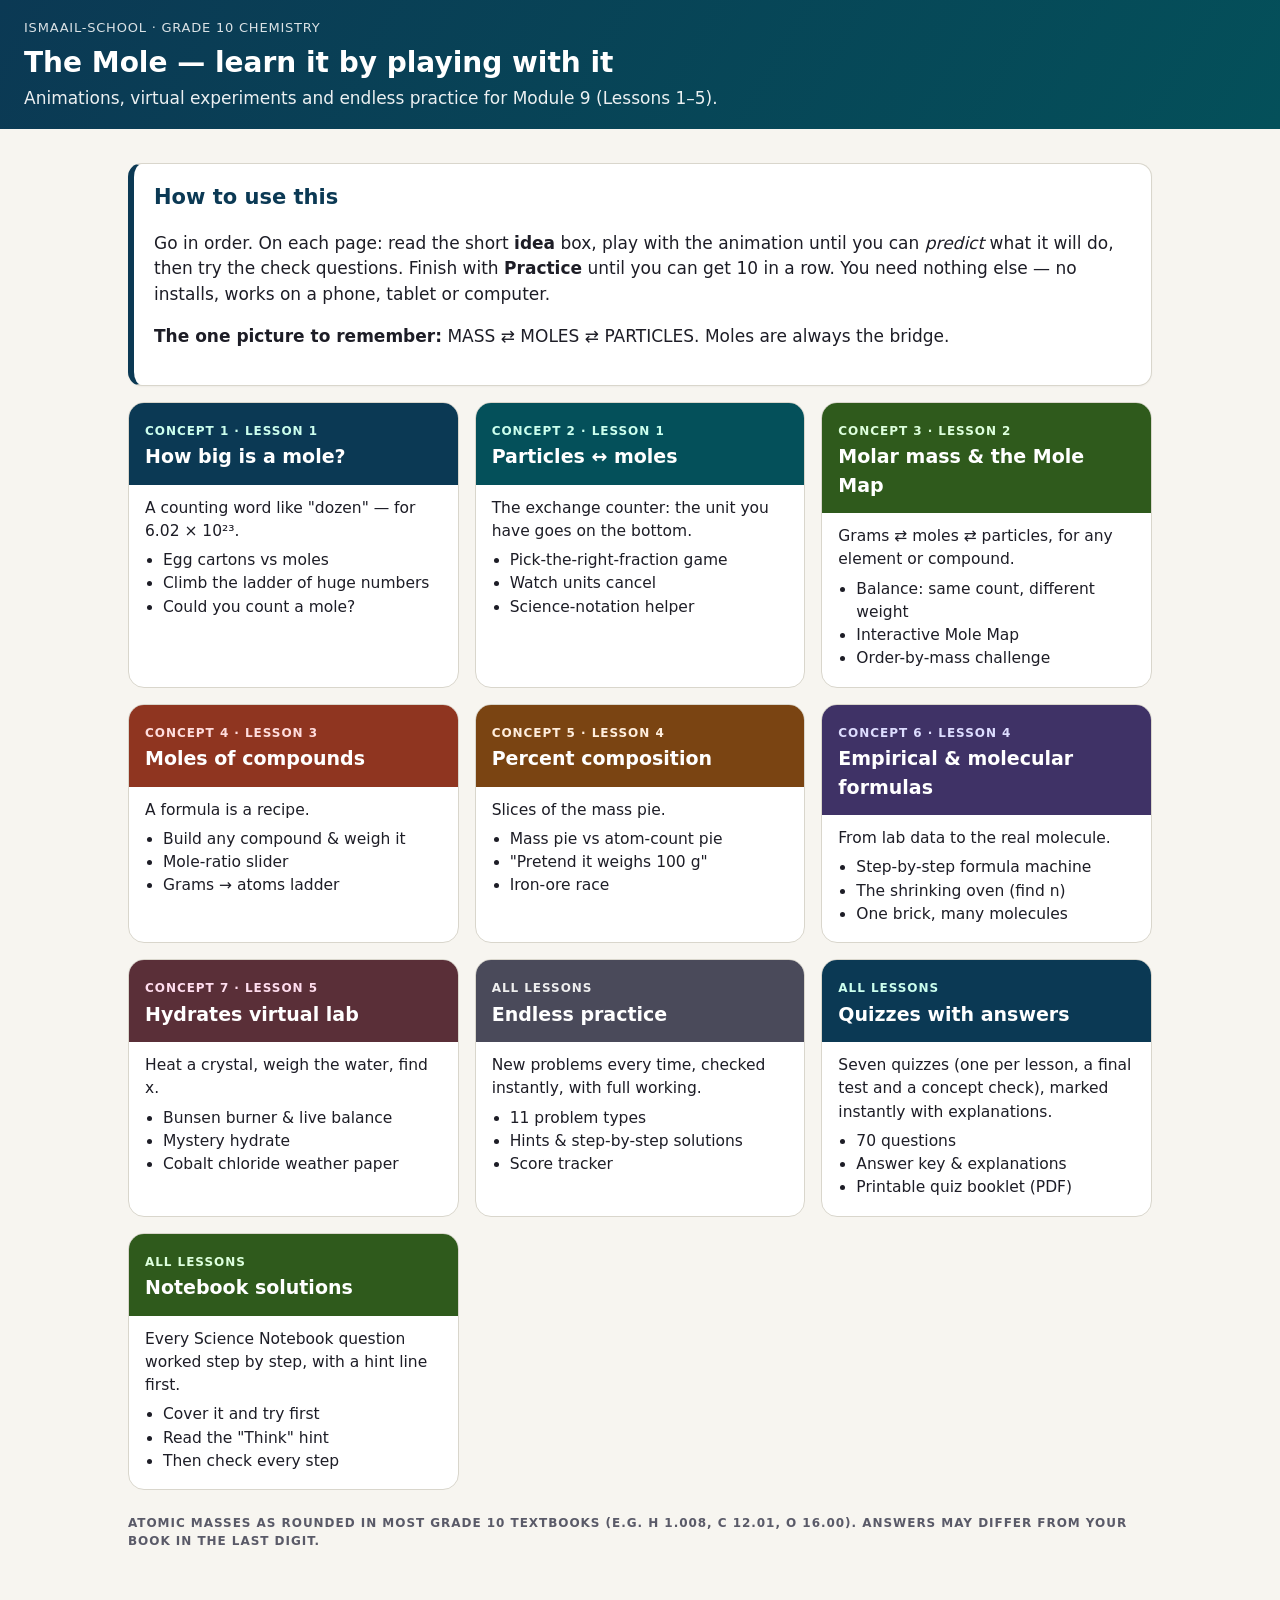
<file: Grade 10 Chemistry/index.html>
<!DOCTYPE html>
<html lang="en"><head><meta charset="utf-8"><meta name="viewport" content="width=device-width,initial-scale=1">
<title>Grade 10 Chemistry — The Mole (interactive)</title>
<link rel="stylesheet" href="assets/style.css"><style>
.grid{display:grid;grid-template-columns:repeat(auto-fill,minmax(290px,1fr));gap:16px;margin-top:16px}
.tile{display:block;background:#fff;border:1px solid var(--line);border-radius:16px;overflow:hidden;text-decoration:none;color:var(--ink);transition:transform .15s,box-shadow .15s}
.tile:hover{transform:translateY(-3px);box-shadow:0 8px 20px rgba(0,0,0,.08)}
.tile .band{color:#fff;padding:14px 16px}
.tile .band b{font-size:19px;display:block}
.tile .body{padding:12px 16px 16px;font-size:15.5px}
.tile .body ul{margin:6px 0 0;padding-left:18px}
</style></head><body>
<header class="top" style="background:linear-gradient(120deg,#0b3954,#04505a)"><div class="crumb">Ismaail-School · Grade 10 Chemistry</div>
<h1>The Mole — learn it by playing with it</h1><p>Animations, virtual experiments and endless practice for Module 9 (Lessons 1–5).</p></header>
<main>
<section class="card idea"><h2>How to use this</h2>
<p>Go in order. On each page: read the short <b>idea</b> box, play with the animation until you can <i>predict</i> what it will do, then try the check questions. Finish with <b>Practice</b> until you can get 10 in a row. You need nothing else — no installs, works on a phone, tablet or computer.</p>
<p><b>The one picture to remember:</b> MASS ⇄ MOLES ⇄ PARTICLES. Moles are always the bridge.</p></section>
<div class="grid">
<a class="tile" href="1-how-big-is-a-mole.html"><div class="band" style="background:#0b3954"><span class="tag" style="color:#cfe">Concept 1 · Lesson 1</span><b>How big is a mole?</b></div><div class="body">A counting word like "dozen" — for 6.02 × 10²³.<ul><li>Egg cartons vs moles</li><li>Climb the ladder of huge numbers</li><li>Could you count a mole?</li></ul></div></a>
<a class="tile" href="2-particles-and-moles.html"><div class="band" style="background:#04505a"><span class="tag" style="color:#cfe">Concept 2 · Lesson 1</span><b>Particles ↔ moles</b></div><div class="body">The exchange counter: the unit you have goes on the bottom.<ul><li>Pick-the-right-fraction game</li><li>Watch units cancel</li><li>Science-notation helper</li></ul></div></a>
<a class="tile" href="3-mole-map.html"><div class="band" style="background:#2f5a1c"><span class="tag" style="color:#dfd">Concept 3 · Lesson 2</span><b>Molar mass & the Mole Map</b></div><div class="body">Grams ⇄ moles ⇄ particles, for any element or compound.<ul><li>Balance: same count, different weight</li><li>Interactive Mole Map</li><li>Order-by-mass challenge</li></ul></div></a>
<a class="tile" href="4-moles-of-compounds.html"><div class="band" style="background:#8f3520"><span class="tag" style="color:#fdd">Concept 4 · Lesson 3</span><b>Moles of compounds</b></div><div class="body">A formula is a recipe.<ul><li>Build any compound & weigh it</li><li>Mole-ratio slider</li><li>Grams → atoms ladder</li></ul></div></a>
<a class="tile" href="5-percent-composition.html"><div class="band" style="background:#7a4412"><span class="tag" style="color:#fed">Concept 5 · Lesson 4</span><b>Percent composition</b></div><div class="body">Slices of the mass pie.<ul><li>Mass pie vs atom-count pie</li><li>"Pretend it weighs 100 g"</li><li>Iron-ore race</li></ul></div></a>
<a class="tile" href="6-empirical-molecular.html"><div class="band" style="background:#3f3266"><span class="tag" style="color:#ddf">Concept 6 · Lesson 4</span><b>Empirical & molecular formulas</b></div><div class="body">From lab data to the real molecule.<ul><li>Step-by-step formula machine</li><li>The shrinking oven (find n)</li><li>One brick, many molecules</li></ul></div></a>
<a class="tile" href="7-hydrates-lab.html"><div class="band" style="background:#5a2f38"><span class="tag" style="color:#fde">Concept 7 · Lesson 5</span><b>Hydrates virtual lab</b></div><div class="body">Heat a crystal, weigh the water, find x.<ul><li>Bunsen burner & live balance</li><li>Mystery hydrate</li><li>Cobalt chloride weather paper</li></ul></div></a>
<a class="tile" href="8-practice.html"><div class="band" style="background:#4a4a5a"><span class="tag" style="color:#eee">All lessons</span><b>Endless practice</b></div><div class="body">New problems every time, checked instantly, with full working.<ul><li>11 problem types</li><li>Hints & step-by-step solutions</li><li>Score tracker</li></ul></div></a>
<a class="tile" href="9-quizzes.html"><div class="band" style="background:#0b3954"><span class="tag" style="color:#cfe">All lessons</span><b>Quizzes with answers</b></div><div class="body">Seven quizzes (one per lesson, a final test and a concept check), marked instantly with explanations.<ul><li>70 questions</li><li>Answer key & explanations</li><li>Printable quiz booklet (PDF)</li></ul></div></a>
<a class="tile" href="Notebook-Solutions.html"><div class="band" style="background:#2f5a1c"><span class="tag" style="color:#dfd">All lessons</span><b>Notebook solutions</b></div><div class="body">Every Science Notebook question worked step by step, with a hint line first.<ul><li>Cover it and try first</li><li>Read the "Think" hint</li><li>Then check every step</li></ul></div></a>
</div>
<p class="tag" style="margin-top:24px">Atomic masses as rounded in most Grade 10 textbooks (e.g. H 1.008, C 12.01, O 16.00). Answers may differ from your book in the last digit.</p>
</main></body></html>
</file>
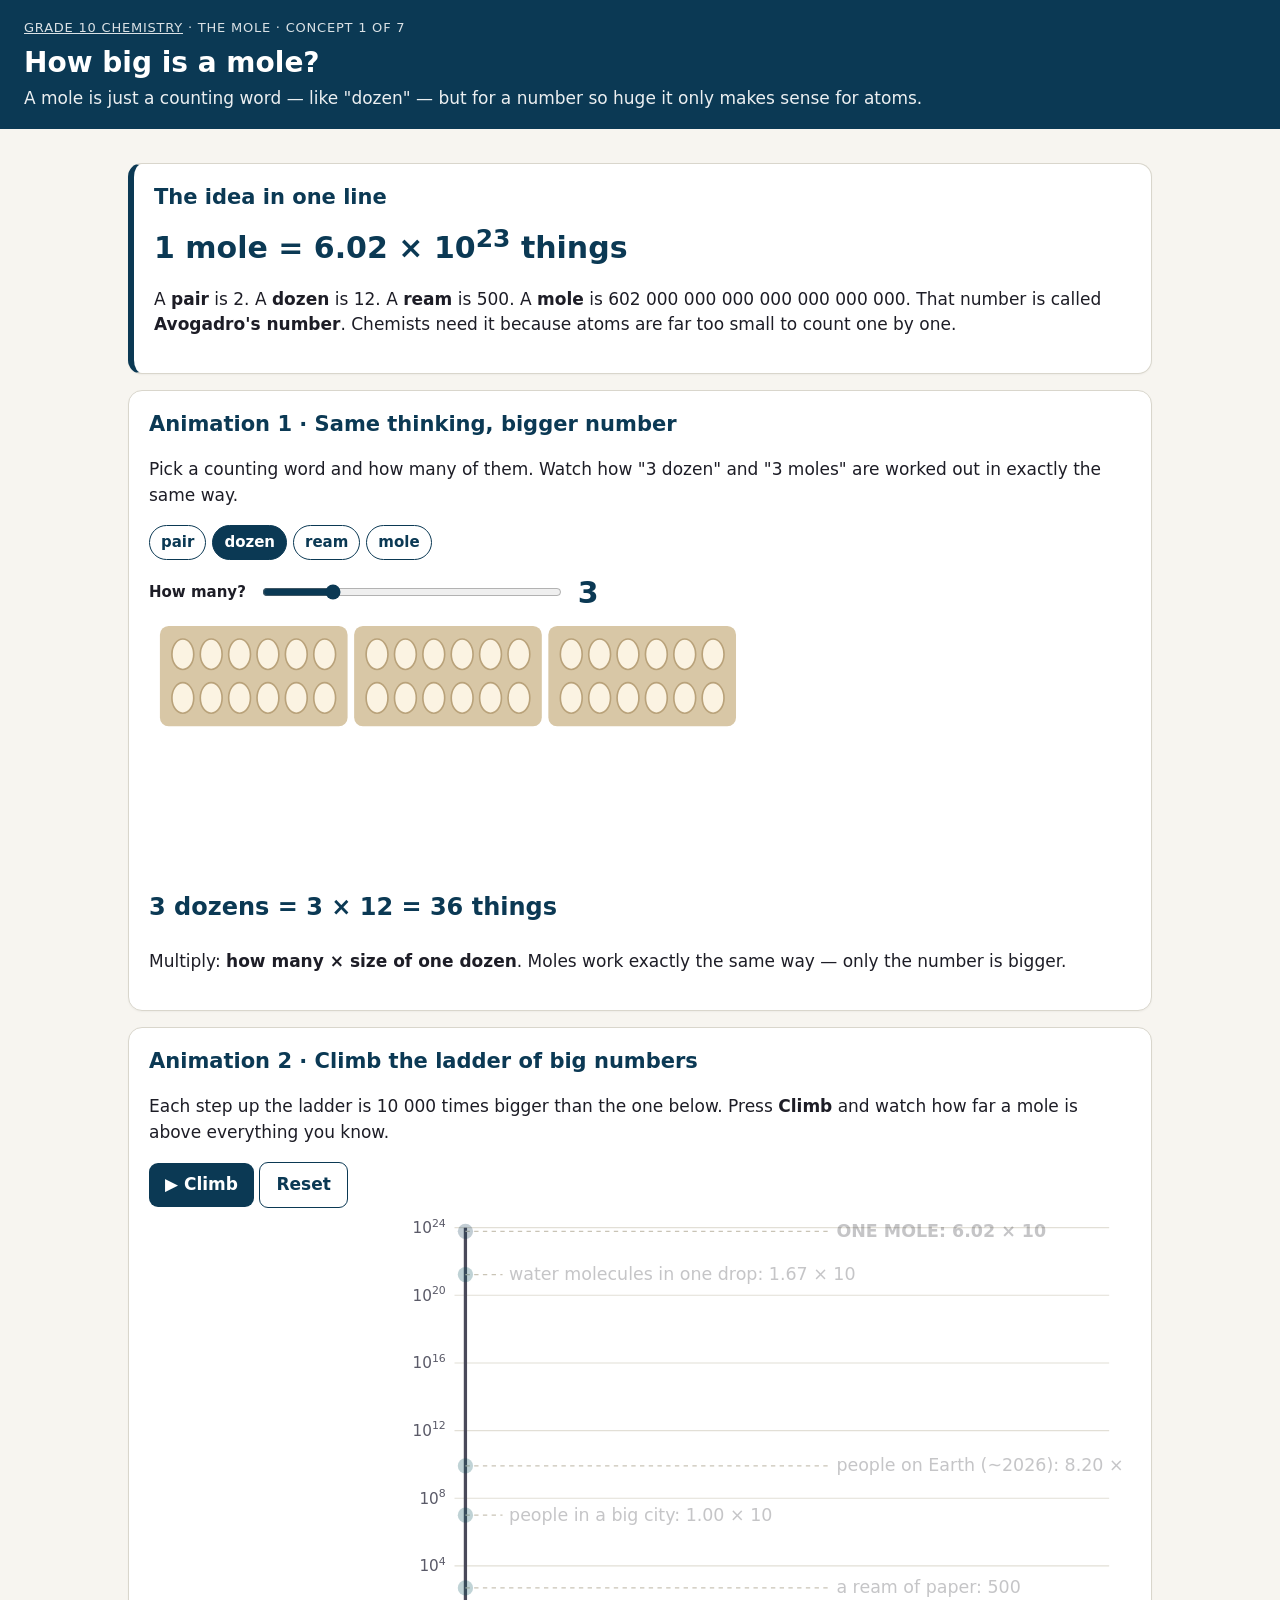
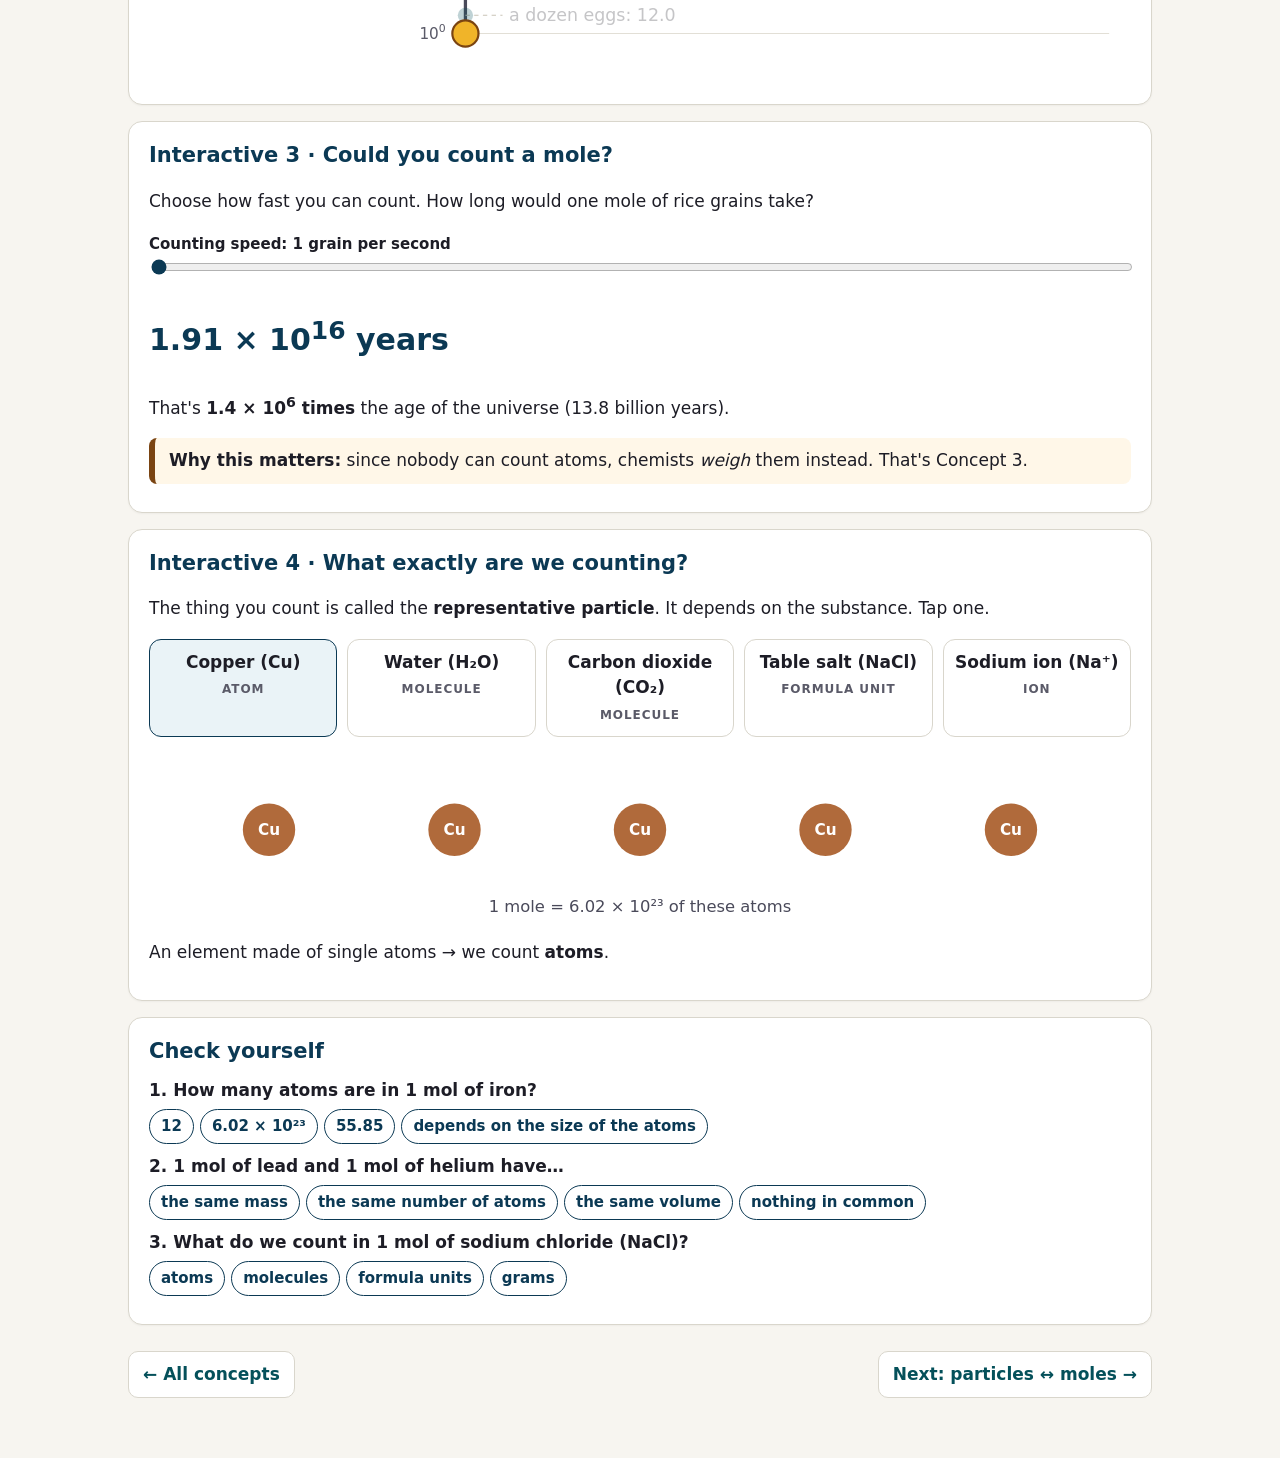
<file: Grade 10 Chemistry/1-how-big-is-a-mole.html>
<!DOCTYPE html>
<html lang="en"><head><meta charset="utf-8"><meta name="viewport" content="width=device-width,initial-scale=1">
<title>1 · How big is a mole? — Grade 10 Chemistry</title>
<link rel="stylesheet" href="assets/style.css"><style>:root{--accent:#0b3954}
#ladder text{font-family:inherit}
.egg{transition:transform .3s}
.pgrid{display:grid;grid-template-columns:repeat(auto-fit,minmax(150px,1fr));gap:10px}
.pcard{border:1.5px solid var(--line);border-radius:12px;padding:10px;text-align:center;cursor:pointer;background:#fff}
.pcard.sel{border-color:var(--accent);background:#eaf3f7}
</style></head><body>
<header class="top"><div class="crumb"><a href="index.html">Grade 10 Chemistry</a> · The Mole · Concept 1 of 7</div>
<h1>How big is a mole?</h1><p>A mole is just a counting word — like "dozen" — but for a number so huge it only makes sense for atoms.</p></header>
<main>

<section class="card idea"><h2>The idea in one line</h2>
<p class="big" style="margin:4px 0">1 mole = 6.02 × 10<sup>23</sup> things</p>
<p>A <b>pair</b> is 2. A <b>dozen</b> is 12. A <b>ream</b> is 500. A <b>mole</b> is 602 000 000 000 000 000 000 000. That number is called <b>Avogadro's number</b>. Chemists need it because atoms are far too small to count one by one.</p></section>

<section class="card"><h2>Animation 1 · Same thinking, bigger number</h2>
<p>Pick a counting word and how many of them. Watch how "3 dozen" and "3 moles" are worked out in exactly the same way.</p>
<div class="row"><div class="chips" id="units"></div></div>
<div class="row" style="margin-top:10px"><label for="howmany">How many?</label><input type="range" id="howmany" min="1" max="10" value="3" style="max-width:300px"><span class="big" id="howmanyv">3</span></div>
<svg id="eggs" viewBox="0 0 900 230" aria-label="egg cartons"></svg>
<p class="big" id="countout" style="font-size:24px"></p>
<p id="countexplain"></p>
</section>

<section class="card"><h2>Animation 2 · Climb the ladder of big numbers</h2>
<p>Each step up the ladder is 10 000 times bigger than the one below. Press <b>Climb</b> and watch how far a mole is above everything you know.</p>
<button id="climb">▶ Climb</button> <button class="ghost" id="resetclimb">Reset</button>
<svg id="ladder" viewBox="0 0 900 420" aria-label="log ladder"></svg>
<p id="ladderMsg" class="big" style="font-size:20px"></p>
</section>

<section class="card"><h2>Interactive 3 · Could you count a mole?</h2>
<p>Choose how fast you can count. How long would one mole of rice grains take?</p>
<label for="rate">Counting speed: <span id="ratev"></span></label>
<input type="range" id="rate" min="0" max="12" step="1" value="0">
<p class="big" id="years"></p><p id="yearsCmp"></p>
<div class="hint"><b>Why this matters:</b> since nobody can count atoms, chemists <i>weigh</i> them instead. That's Concept 3.</div>
</section>

<section class="card"><h2>Interactive 4 · What exactly are we counting?</h2>
<p>The thing you count is called the <b>representative particle</b>. It depends on the substance. Tap one.</p>
<div class="pgrid" id="pgrid"></div>
<svg id="pdraw" viewBox="0 0 900 170"></svg><p id="ptext"></p>
</section>

<section class="card"><h2>Check yourself</h2>
<div id="quiz"></div></section>

<footer class="nav"><a href="index.html">← All concepts</a><a href="2-particles-and-moles.html">Next: particles ↔ moles →</a></footer>
</main>
<script src="assets/common.js"></script>
<script>
// ---------- Animation 1 ----------
const UNITS=[['pair',2],['dozen',12],['ream',500],['mole',6.02e23]];
let unit='dozen';
$('#units').innerHTML=UNITS.map(([u])=>`<button class="chip ${u==='dozen'?'sel':''}" data-u="${u}">${u}</button>`).join('');
$$('#units .chip').forEach(b=>b.onclick=()=>{unit=b.dataset.u;$$('#units .chip').forEach(c=>c.classList.toggle('sel',c===b));drawEggs();});
$('#howmany').oninput=()=>{$('#howmanyv').textContent=$('#howmany').value;drawEggs();};
function drawEggs(){
  const n=+$('#howmany').value, per=UNITS.find(u=>u[0]===unit)[1], svg=$('#eggs'); svg.innerHTML='';
  const total=n*per;
  if(unit==='pair'||unit==='dozen'){
    const cols=unit==='pair'?2:6, rows=unit==='pair'?1:2;
    for(let b=0;b<n;b++){
      const bx=10+(b%5)*178, by=10+Math.floor(b/5)*110;
      svgEl('rect',{x:bx,y:by,width:cols*26+16,height:rows*40+12,rx:8,fill:'#d8c7a6'},svg);
      for(let r=0;r<rows;r++)for(let c=0;c<cols;c++){
        const e=svgEl('ellipse',{cx:bx+21+c*26,cy:by+26+r*40,rx:10,ry:14,fill:'#fbf3e2',stroke:'#b9a27a','stroke-width':1.5,class:'egg',opacity:0},svg);
        setTimeout(()=>e.setAttribute('opacity',1),(b*cols*rows+r*cols+c)*12);
      }
    }
  } else if(unit==='ream'){
    for(let b=0;b<n;b++){
      const bx=20+b*86; const g=svgEl('g',{},svg);
      for(let k=0;k<12;k++) svgEl('rect',{x:bx,y:200-k*14,width:70,height:12,rx:2,fill:k%2?'#ffffff':'#eef0f4',stroke:'#9aa3b2'},g);
      svgEl('text',{x:bx+35,y:222,'text-anchor':'middle','font-size':14,fill:'#4a4a5a'},g).textContent='500';
    }
  } else {
    svgEl('rect',{x:10,y:40,width:880,height:150,rx:14,fill:'#0b3954'},svg);
    for(let k=0;k<700;k++) svgEl('circle',{cx:20+Math.random()*860,cy:50+Math.random()*130,r:Math.random()*1.8+.4,fill:'#9fd3d8',opacity:Math.random()*.9+.1},svg);
    const t=svgEl('text',{x:450,y:125,'text-anchor':'middle','font-size':26,fill:'#fff','font-weight':700},svg);
    t.textContent=`${n} × 602 000 000 000 000 000 000 000 particles`;
    svgEl('text',{x:450,y:30,'text-anchor':'middle','font-size':15,fill:'#4a4a5a'},svg).textContent='(far too many to draw — each dot stands for trillions of trillions)';
  }
  $('#countout').innerHTML=`${n} ${unit}${n>1?'s':''} = ${n} × ${unit==='mole'?'6.02 × 10<sup>23</sup>':per} = ${unit==='mole'?sci(total):total.toLocaleString()} things`;
  $('#countexplain').innerHTML=unit==='mole'?`Same rule as eggs: <b>number of moles × 6.02 × 10<sup>23</sup></b>. Multiply the front numbers (${n} × 6.02 = ${(n*6.02).toFixed(2)}) and keep the × 10<sup>23</sup>, then tidy up.`:`Multiply: <b>how many × size of one ${unit}</b>. Moles work exactly the same way — only the number is bigger.`;
}
drawEggs();

// ---------- Animation 2: ladder ----------
const RUNGS=[['a dozen eggs',12],['a ream of paper',500],['people in a big city',1e7],['people on Earth (~2026)',8.2e9],['water molecules in one drop',1.67e21],['ONE MOLE',6.02e23]];
const L=$('#ladder'); const X0=290, Y=e=>390-e*15.5;
function drawLadder(){
  L.innerHTML='';
  for(let e=0;e<=24;e+=4){ svgEl('line',{x1:X0-10,x2:880,y1:Y(e),y2:Y(e),stroke:'#e2dfd6'},L); const t=svgEl('text',{x:X0-18,y:Y(e)+5,'text-anchor':'end','font-size':14,fill:'#5a5a68'},L); t.innerHTML=`10<tspan dy="-6" font-size="10">${e}</tspan>`; }
  svgEl('line',{x1:X0,x2:X0,y1:Y(0),y2:Y(24),stroke:'#4a4a5a','stroke-width':3},L);
  RUNGS.forEach(([n,v],i)=>{
    const y=Y(Math.log10(v)); const x=X0+40+((i%2)*300);
    svgEl('line',{x1:X0,x2:x-6,y1:y,y2:y,stroke:'#c9c4b6','stroke-dasharray':'4 4'},L);
    const g=svgEl('g',{id:'r'+i,opacity:.25},L);
    svgEl('circle',{cx:X0,cy:y,r:7,fill:n==='ONE MOLE'?'#0b3954':'#04505a'},g);
    const t=svgEl('text',{x,y:y+5,'font-size':16,fill:'#1d1d26','font-weight':n==='ONE MOLE'?700:400},g); t.innerHTML=`${n}: ${sci(v,3)}`;
  });
  svgEl('circle',{id:'climber',cx:X0,cy:Y(0),r:12,fill:'#f0b429',stroke:'#7a4412','stroke-width':2},L);
}
drawLadder();
let climbing=false;
$('#climb').onclick=async()=>{
  if(climbing) return; climbing=true; drawLadder(); const c=$('#climber');
  let cur=0;
  for(let i=0;i<RUNGS.length;i++){
    const target=Math.log10(RUNGS[i][1]); const from=cur;
    await tween(900,p=>{const e=from+(target-from)*p; c.setAttribute('cy',Y(e)); $('#ladderMsg').innerHTML=sci(Math.pow(10,e),3)});
    cur=target; $('#r'+i).setAttribute('opacity',1);
    $('#ladderMsg').innerHTML=`${RUNGS[i][0]} — ${sci(RUNGS[i][1])}`;
    await sleep(450);
  }
  $('#ladderMsg').innerHTML='One mole is about 73 trillion times the number of people on Earth!';
  climbing=false;
};
$('#resetclimb').onclick=()=>{drawLadder();$('#ladderMsg').textContent='';};

// ---------- Interactive 3 ----------
const AGE=13.8e9, YEAR=3.156e7;
function upRate(){
  const r=Math.pow(10,+$('#rate').value);
  $('#ratev').innerHTML=r===1?'1 grain per second':`${sci(r,1)} grains per second`;
  const yrs=NA/r/YEAR;
  $('#years').innerHTML=`${sci(yrs,3)} years`;
  $('#yearsCmp').innerHTML= yrs>AGE?`That's <b>${sci(yrs/AGE,2)} times</b> the age of the universe (13.8 billion years).`:yrs>1e3?`Still longer than all of human history.`:`Only with a magic machine counting ${sci(r,1)} per second could you finish!`;
}
$('#rate').oninput=upRate; upRate();

// ---------- Interactive 4 ----------
const PARTS=[
 {name:'Copper (Cu)',kind:'atom',why:'An element made of single atoms → we count <b>atoms</b>.',draw:[['Cu',0,0]]},
 {name:'Water (H₂O)',kind:'molecule',why:'Atoms joined by covalent bonds → we count <b>molecules</b>. One molecule = 2 H + 1 O.',draw:[['O',0,0],['H',-38,26],['H',38,26]]},
 {name:'Carbon dioxide (CO₂)',kind:'molecule',why:'A covalent compound → we count <b>molecules</b>.',draw:[['O',-46,0],['C',0,0],['O',46,0]]},
 {name:'Table salt (NaCl)',kind:'formula unit',why:'An ionic compound has no separate molecules, so we count the smallest repeating group: a <b>formula unit</b> (1 Na⁺ + 1 Cl⁻).',draw:[['Na',-26,0],['Cl',26,0]]},
 {name:'Sodium ion (Na⁺)',kind:'ion',why:'A charged particle → we count <b>ions</b>.',draw:[['Na⁺',0,0]]}
];
$('#pgrid').innerHTML=PARTS.map((p,i)=>`<div class="pcard ${i?'':'sel'}" data-i="${i}" tabindex="0"><b>${p.name}</b><br><span class="tag">${p.kind}</span></div>`).join('');
function showP(i){
  $$('.pcard').forEach(c=>c.classList.toggle('sel',+c.dataset.i===i));
  const p=PARTS[i], s=$('#pdraw'); s.innerHTML='';
  for(let k=0;k<5;k++){
    const cx=110+k*170, cy=85, g=svgEl('g',{opacity:0},s);
    p.draw.forEach(([el,dx,dy])=>{const base=el.replace('⁺',''); svgEl('circle',{cx:cx+dx,cy:cy+dy,r:base==='H'?16:24,fill:ELCOLOR[base]||'#666'},g); svgEl('text',{x:cx+dx,y:cy+dy+5,'text-anchor':'middle','font-size':14,fill:'#fff','font-weight':700},g).textContent=el;});
    setTimeout(()=>g.setAttribute('opacity',1),k*120);
  }
  svgEl('text',{x:450,y:160,'text-anchor':'middle','font-size':15,fill:'#4a4a5a'},s).textContent=`1 mole = 6.02 × 10²³ of these ${p.kind}s`;
  $('#ptext').innerHTML=p.why;
}
$$('.pcard').forEach(c=>{c.onclick=()=>showP(+c.dataset.i);c.onkeydown=e=>{if(e.key==='Enter')showP(+c.dataset.i)};}); showP(0);

// ---------- quiz ----------
const Q=[
 ['How many atoms are in 1 mol of iron?',['12','6.02 × 10²³','55.85','depends on the size of the atoms'],1,'A mole always means 6.02 × 10²³ particles, whatever the substance.'],
 ['1 mol of lead and 1 mol of helium have…',['the same mass','the same number of atoms','the same volume','nothing in common'],1,'Same count (like a dozen bowling balls vs a dozen ping-pong balls) — but lead atoms are much heavier.'],
 ['What do we count in 1 mol of sodium chloride (NaCl)?',['atoms','molecules','formula units','grams'],2,'NaCl is ionic, so the representative particle is a formula unit.']
];
$('#quiz').innerHTML=Q.map((q,i)=>`<div style="margin:10px 0"><b>${i+1}. ${q[0]}</b><div class="chips" style="margin-top:6px">${q[1].map((o,j)=>`<button class="chip" data-q="${i}" data-j="${j}">${o}</button>`).join('')}</div><div id="fb${i}" style="margin-top:4px"></div></div>`).join('');
$$('#quiz .chip').forEach(b=>b.onclick=()=>{const q=Q[b.dataset.q]; const ok=+b.dataset.j===q[2]; $('#fb'+b.dataset.q).innerHTML=`<span class="${ok?'ok':'bad'}">${ok?'✔ Correct!':'✘ Not quite.'}</span> ${q[3]}`;});
</script></body></html>
</file>
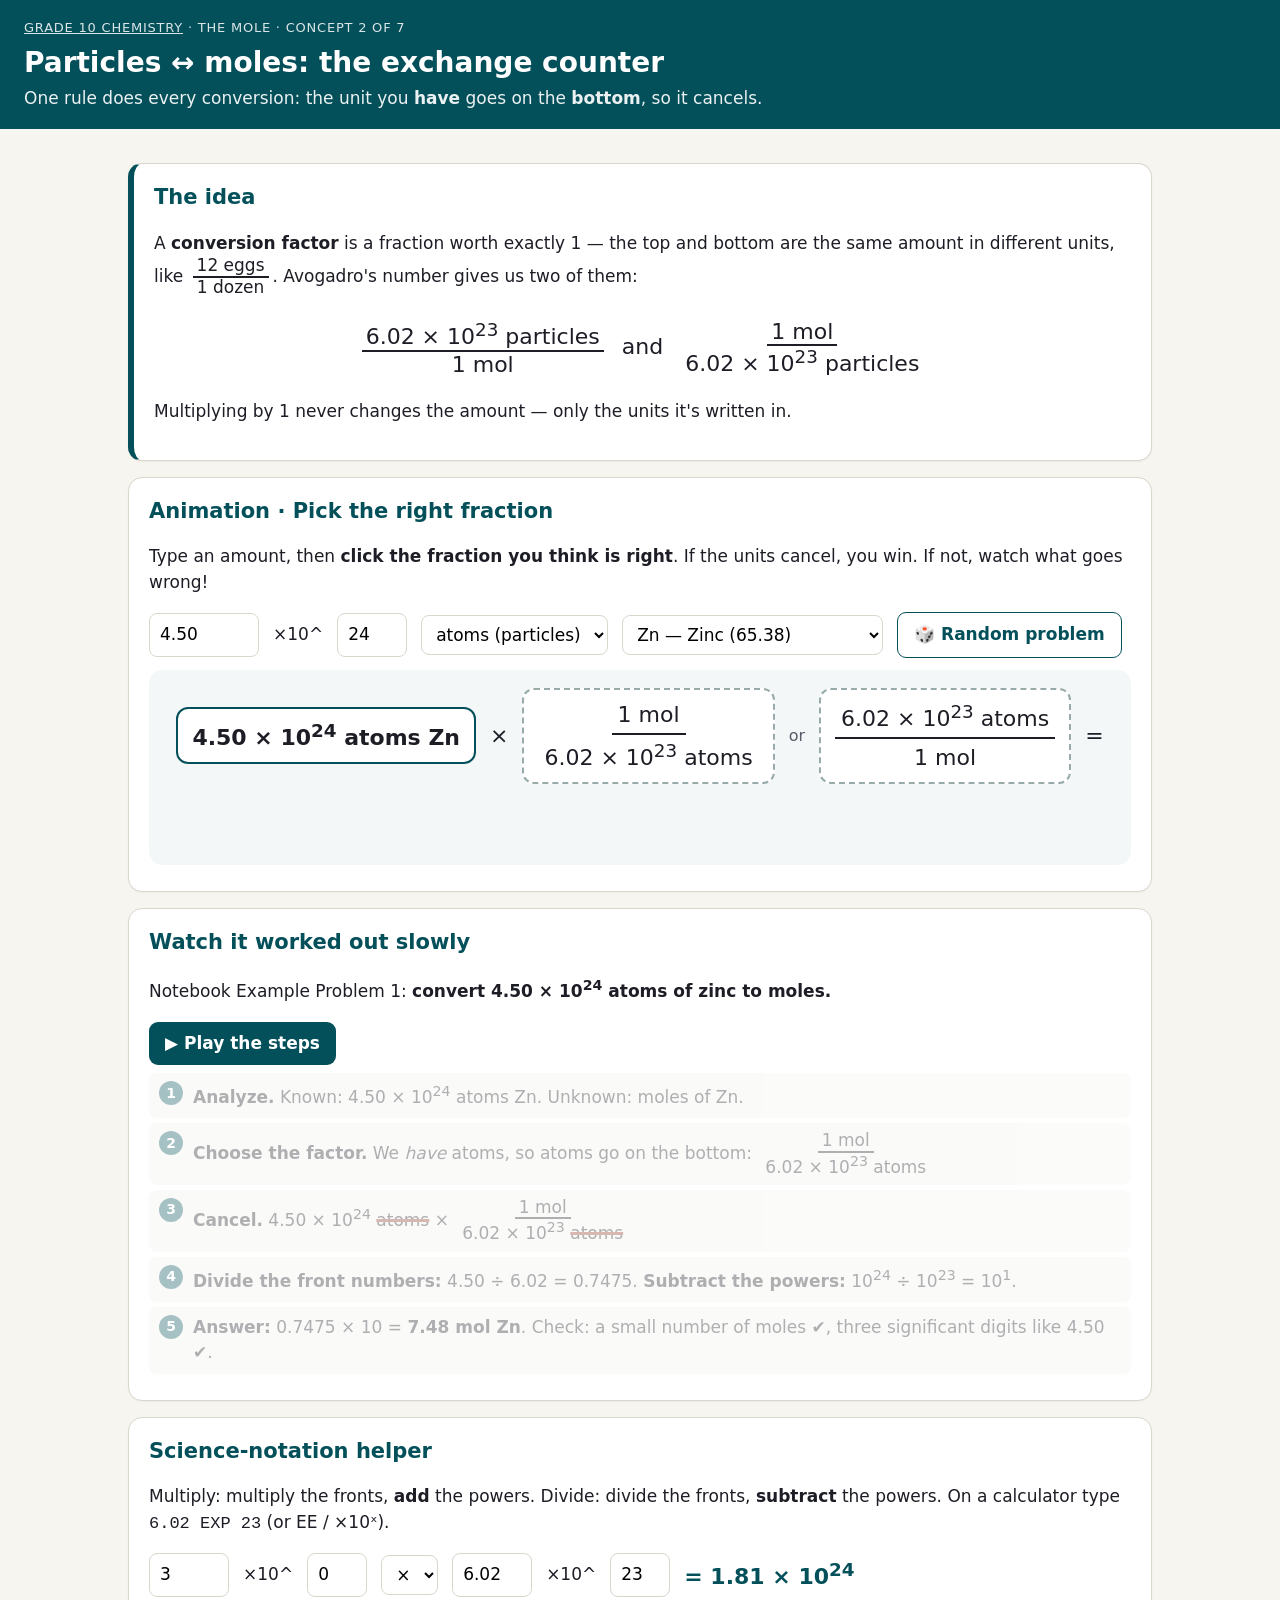
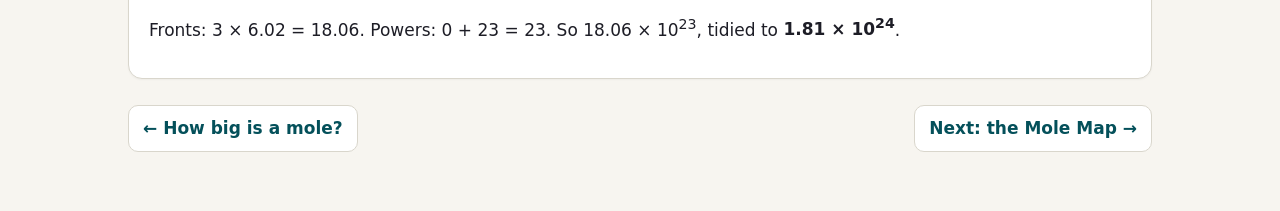
<file: Grade 10 Chemistry/2-particles-and-moles.html>
<!DOCTYPE html>
<html lang="en"><head><meta charset="utf-8"><meta name="viewport" content="width=device-width,initial-scale=1">
<title>2 · Particles ↔ moles — Grade 10 Chemistry</title>
<link rel="stylesheet" href="assets/style.css"><style>:root{--accent:#04505a}
.stage{background:#f3f7f7;border-radius:14px;padding:18px;min-height:150px;display:flex;align-items:center;justify-content:center;gap:14px;flex-wrap:wrap;font-size:22px}
.qty{background:#fff;border:2px solid var(--accent);border-radius:12px;padding:8px 14px;font-weight:700}
.factor{display:inline-flex;flex-direction:column;align-items:center;background:#fff;border:2px dashed #9aa;border-radius:12px;padding:6px 14px;transition:transform .6s,opacity .4s}
.factor span:first-child{border-bottom:2.5px solid #1d1d26;padding:2px 6px}
.factor span:last-child{padding:2px 6px}
.pick{cursor:pointer}
.pick:hover{border-color:var(--accent)}
.flip{transform:rotateX(180deg)}
.u{transition:color .4s}
.struck{color:#8f3520;text-decoration:line-through;text-decoration-thickness:3px}
.result{background:var(--accent);color:#fff;border-radius:12px;padding:8px 14px;font-weight:700;opacity:0;transition:opacity .6s}
.result.show{opacity:1}
</style></head><body>
<header class="top"><div class="crumb"><a href="index.html">Grade 10 Chemistry</a> · The Mole · Concept 2 of 7</div>
<h1>Particles ↔ moles: the exchange counter</h1><p>One rule does every conversion: the unit you <b>have</b> goes on the <b>bottom</b>, so it cancels.</p></header>
<main>
<section class="card idea"><h2>The idea</h2>
<p>A <b>conversion factor</b> is a fraction worth exactly 1 — the top and bottom are the same amount in different units, like <span class="frac"><span>12 eggs</span><span>1 dozen</span></span>. Avogadro's number gives us two of them:</p>
<p style="font-size:22px;text-align:center"><span class="frac"><span>6.02 × 10<sup>23</sup> particles</span><span>1 mol</span></span> &nbsp;and&nbsp; <span class="frac"><span>1 mol</span><span>6.02 × 10<sup>23</sup> particles</span></span></p>
<p>Multiplying by 1 never changes the amount — only the units it's written in.</p></section>

<section class="card"><h2>Animation · Pick the right fraction</h2>
<p>Type an amount, then <b>click the fraction you think is right</b>. If the units cancel, you win. If not, watch what goes wrong!</p>
<div class="row"><input type="number" id="val" value="4.50" step="any" style="width:110px"> <span>×10^</span><input type="number" id="exp" value="24" style="width:70px">
<select id="unit"><option value="p">atoms (particles)</option><option value="m">mol</option></select>
<select id="el"></select>
<button class="ghost" id="rnd">🎲 Random problem</button></div>
<div class="stage" id="stage" style="margin-top:12px"></div>
<div id="explain" style="margin-top:8px"></div>
</section>

<section class="card"><h2>Watch it worked out slowly</h2>
<p>Notebook Example Problem 1: <b>convert 4.50 × 10<sup>24</sup> atoms of zinc to moles.</b></p>
<button id="play">▶ Play the steps</button>
<ol class="steps" id="steps">
<li><b>Analyze.</b> Known: 4.50 × 10<sup>24</sup> atoms Zn. Unknown: moles of Zn.</li>
<li><b>Choose the factor.</b> We <i>have</i> atoms, so atoms go on the bottom: <span class="frac"><span>1 mol</span><span>6.02 × 10<sup>23</sup> atoms</span></span></li>
<li><b>Cancel.</b> 4.50 × 10<sup>24</sup> <span class="cancel">atoms</span> × <span class="frac"><span>1 mol</span><span>6.02 × 10<sup>23</sup> <span class="cancel">atoms</span></span></span></li>
<li><b>Divide the front numbers:</b> 4.50 ÷ 6.02 = 0.7475. <b>Subtract the powers:</b> 10<sup>24</sup> ÷ 10<sup>23</sup> = 10<sup>1</sup>.</li>
<li><b>Answer:</b> 0.7475 × 10 = <b>7.48 mol Zn</b>. Check: a small number of moles ✔, three significant digits like 4.50 ✔.</li>
</ol></section>

<section class="card"><h2>Science-notation helper</h2>
<p>Multiply: multiply the fronts, <b>add</b> the powers. Divide: divide the fronts, <b>subtract</b> the powers. On a calculator type <span class="mono">6.02 EXP 23</span> (or EE / ×10ˣ).</p>
<div class="row"><input type="number" id="a1" value="3" step="any" style="width:80px">×10^<input type="number" id="a2" value="0" style="width:60px">
<select id="op"><option>×</option><option>÷</option></select>
<input type="number" id="b1" value="6.02" step="any" style="width:80px">×10^<input type="number" id="b2" value="23" style="width:60px">
<span id="sn" class="big" style="font-size:22px"></span></div>
<p id="snx"></p></section>

<footer class="nav"><a href="1-how-big-is-a-mole.html">← How big is a mole?</a><a href="3-mole-map.html">Next: the Mole Map →</a></footer>
</main>
<script src="assets/common.js"></script>
<script>
elementOptions($('#el'),'Zn');
const F_TO_MOL={top:'1 mol',bot:'6.02 × 10<sup>23</sup> <span class="u" data-u="p">atoms</span>',topU:'m',botU:'p'};
const F_TO_P={top:'6.02 × 10<sup>23</sup> atoms',bot:'1 <span class="u" data-u="m">mol</span>',topU:'p',botU:'m'};
function value(){ return (+$('#val').value)*Math.pow(10,+$('#exp').value); }
function setup(){
  const u=$('#unit').value, el=$('#el').value;
  $('#stage').innerHTML=`<span class="qty">${sci(value())} <span class="u" data-u="${u}">${u==='p'?'atoms':'mol'}</span> ${el}</span> <span>×</span>
  <span class="factor pick" data-f="mol"><span>1 mol</span><span>6.02 × 10<sup>23</sup> atoms</span></span>
  <span style="font-size:16px;color:#5a5a68">or</span>
  <span class="factor pick" data-f="p"><span>6.02 × 10<sup>23</sup> atoms</span><span>1 mol</span></span>
  <span>=</span><span class="result" id="res">?</span>`;
  $('#explain').innerHTML='';
  $$('.pick').forEach(f=>f.onclick=()=>choose(f.dataset.f));
}
async function choose(f){
  const u=$('#unit').value, v=value(), el=$('#el').value;
  const right=(u==='p'&&f==='mol')||(u==='m'&&f==='p');
  $$('.pick').forEach(x=>{ if(x.dataset.f!==f){x.style.opacity=0;setTimeout(()=>x.remove(),400);} else x.classList.remove('pick'); });
  $$('#stage > span').forEach(s=>{ if(s.textContent==='or') s.remove(); });
  await sleep(500);
  const chosen=$('.factor'); const bottom=chosen.children[1];
  const have=u==='p'?'atoms':'mol';
  if(right){
    // strike matching units
    $('.qty .u').classList.add('struck');
    bottom.innerHTML=bottom.innerHTML.replace(have==='atoms'?'atoms':'mol',`<span class="struck">${have}</span>`);
    await sleep(700);
    const ans=u==='p'?v/NA:v*NA;
    $('#res').innerHTML=`${sci(ans)} ${u==='p'?'mol':'atoms'} ${el}`; $('#res').classList.add('show');
    $('#explain').innerHTML=`<span class="ok">✔ The units cancel!</span> You had <b>${have}</b>, and <b>${have}</b> is on the bottom. ${u==='p'?`Divide: ${sci(v)} ÷ 6.02 × 10<sup>23</sup>`:`Multiply: ${sci(v)} × 6.02 × 10<sup>23</sup>`} = <b>${sci(ans)}</b>. Sense check: ${u==='p'?'moles should be a small number':'particles should be a gigantic number'} ✔`;
  } else {
    const ans=u==='p'?v*NA:v/NA;
    $('#res').innerHTML=`${sci(ans)} ${u==='p'?'atoms²/mol':'mol²/atom'} ??`; $('#res').classList.add('show'); $('#res').style.background='#8f3520';
    chosen.classList.add('flip');
    $('#explain').innerHTML=`<span class="bad">✘ The units don't cancel</span> — you end up with nonsense like "${u==='p'?'atoms²/mol':'mol²/atom'}". You <i>have</i> <b>${have}</b>, so ${have} must go on the <b>bottom</b>. Watch the fraction flip over… <button id="retry" class="ghost" style="margin-left:6px">Try again</button>`;
    $('#retry').onclick=setup;
  }
}
['val','exp','unit','el'].forEach(id=>$('#'+id).onchange=setup);
$('#rnd').onclick=()=>{ const toMol=Math.random()<.5; const els=Object.keys(ELEMENTS); $('#el').value=els[Math.floor(Math.random()*els.length)];
  if(toMol){$('#unit').value='p';$('#val').value=(1+Math.random()*8.9).toFixed(2);$('#exp').value=21+Math.floor(Math.random()*5);} else {$('#unit').value='m';$('#val').value=(0.1+Math.random()*12).toFixed(2);$('#exp').value=0;} setup(); };
setup();

$('#play').onclick=async()=>{ const li=$$('#steps li'); li.forEach(l=>l.className=''); for(const l of li){ l.className='on'; await sleep(1700); l.className='done'; } };

function sn(){
  const a=(+$('#a1').value)*Math.pow(10,+$('#a2').value), b=(+$('#b1').value)*Math.pow(10,+$('#b2').value), mul=$('#op').value==='×';
  const r=mul?a*b:a/b; $('#sn').innerHTML='= '+sci(r,3);
  const f=mul?(+$('#a1').value)*(+$('#b1').value):(+$('#a1').value)/(+$('#b1').value), p=mul?(+$('#a2').value)+(+$('#b2').value):(+$('#a2').value)-(+$('#b2').value);
  $('#snx').innerHTML=`Fronts: ${$('#a1').value} ${$('#op').value} ${$('#b1').value} = ${sig(f,4)}. Powers: ${$('#a2').value} ${mul?'+':'−'} ${$('#b2').value} = ${p}. So ${sig(f,4)} × 10<sup>${p}</sup>, tidied to <b>${sci(r,3)}</b>.`;
}
$$('#a1,#a2,#b1,#b2,#op').forEach(e=>e.oninput=sn); sn();
</script></body></html>
</file>
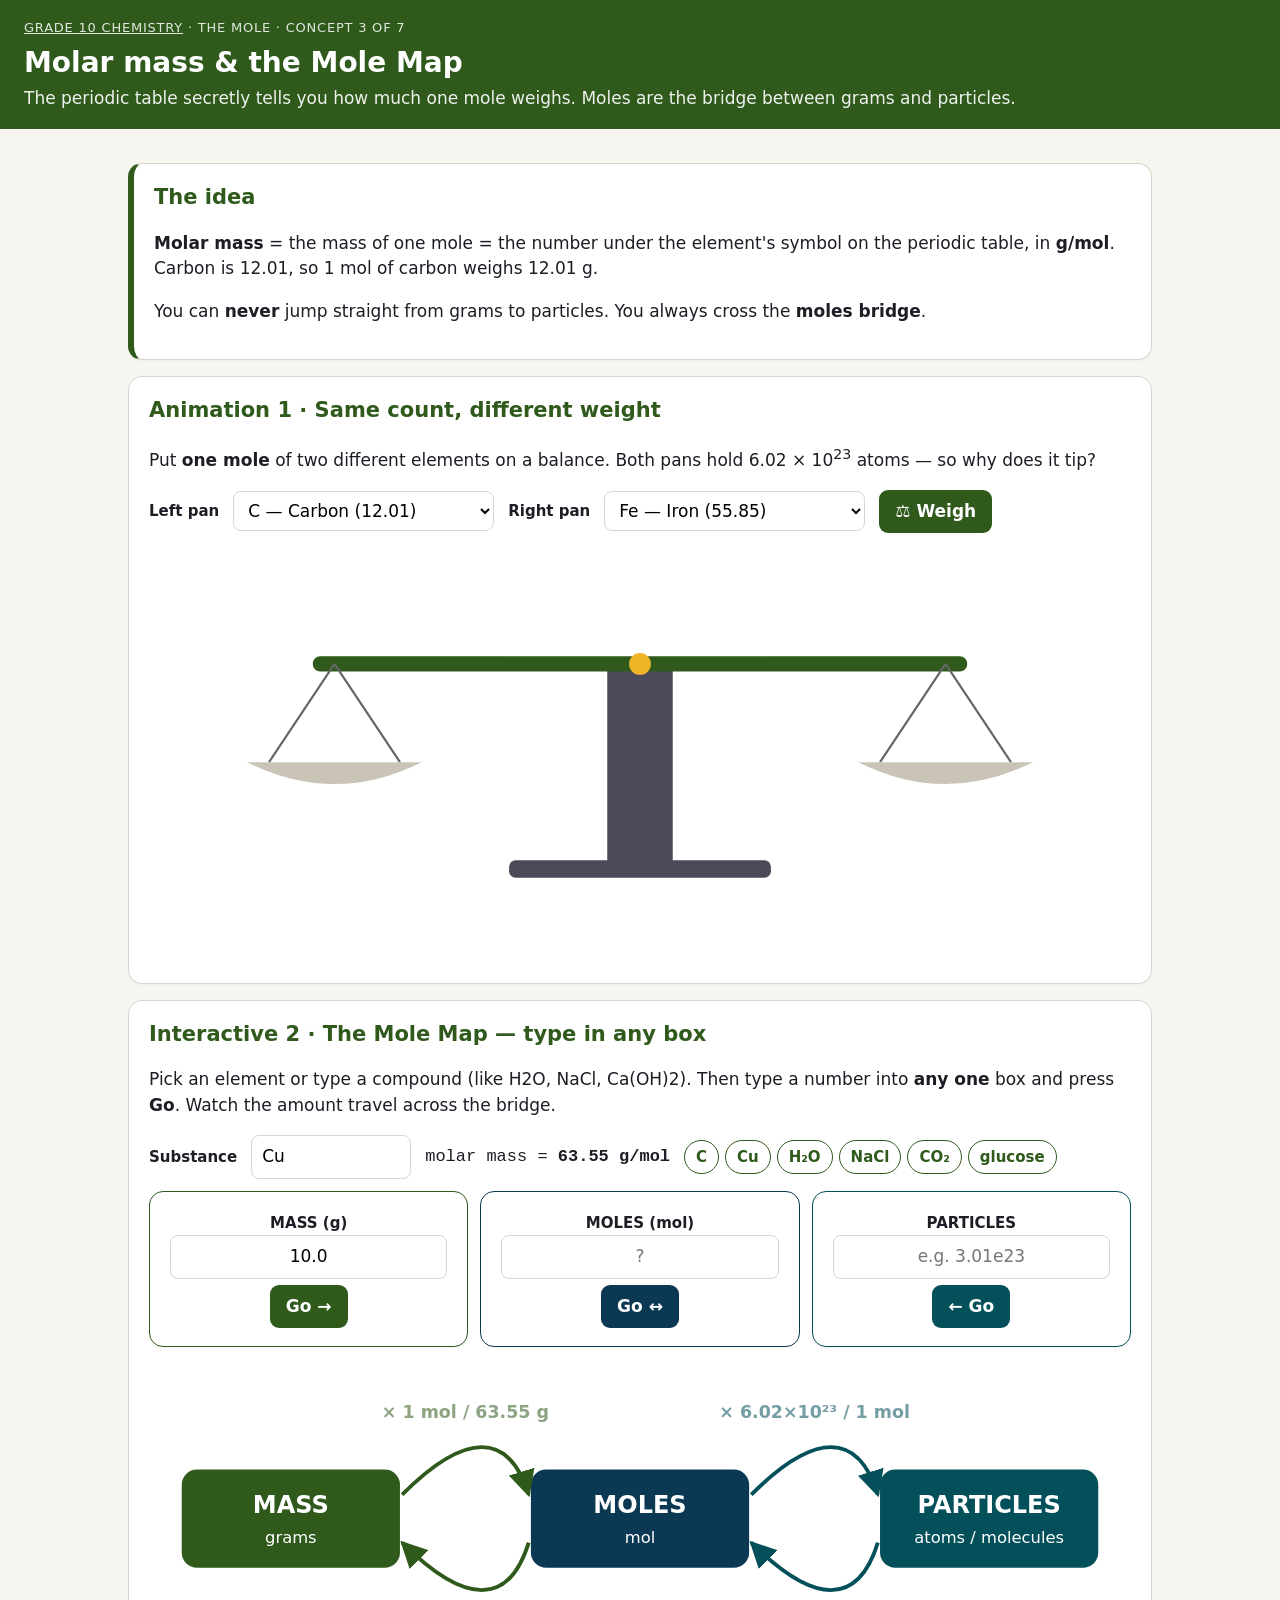
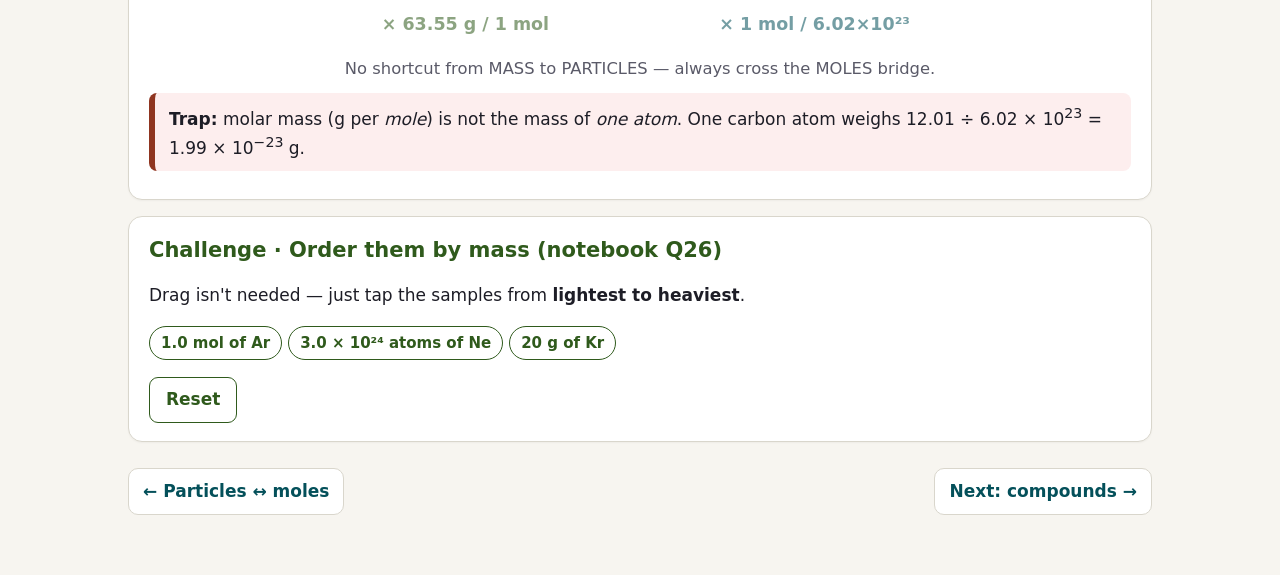
<file: Grade 10 Chemistry/3-mole-map.html>
<!DOCTYPE html>
<html lang="en"><head><meta charset="utf-8"><meta name="viewport" content="width=device-width,initial-scale=1">
<title>3 · The Mole Map — Grade 10 Chemistry</title>
<link rel="stylesheet" href="assets/style.css"><style>:root{--accent:#2f5a1c}
.boxin{width:100%;font-size:18px;text-align:center}
.inrow{display:grid;grid-template-columns:repeat(3,1fr);gap:12px}
.inrow .card{margin:0;text-align:center}
@media (max-width:640px){.inrow{grid-template-columns:1fr}}
</style></head><body>
<header class="top"><div class="crumb"><a href="index.html">Grade 10 Chemistry</a> · The Mole · Concept 3 of 7</div>
<h1>Molar mass & the Mole Map</h1><p>The periodic table secretly tells you how much one mole weighs. Moles are the bridge between grams and particles.</p></header>
<main>
<section class="card idea"><h2>The idea</h2>
<p><b>Molar mass</b> = the mass of one mole = the number under the element's symbol on the periodic table, in <b>g/mol</b>. Carbon is 12.01, so 1 mol of carbon weighs 12.01 g.</p>
<p>You can <b>never</b> jump straight from grams to particles. You always cross the <b>moles bridge</b>.</p></section>

<section class="card"><h2>Animation 1 · Same count, different weight</h2>
<p>Put <b>one mole</b> of two different elements on a balance. Both pans hold 6.02 × 10<sup>23</sup> atoms — so why does it tip?</p>
<div class="row"><label>Left pan</label><select id="L"></select><label>Right pan</label><select id="R"></select><button id="weigh">⚖ Weigh</button></div>
<svg id="bal" viewBox="0 0 900 380"></svg>
<p id="balmsg"></p></section>

<section class="card"><h2>Interactive 2 · The Mole Map — type in any box</h2>
<p>Pick an element or type a compound (like H2O, NaCl, Ca(OH)2). Then type a number into <b>any one</b> box and press <b>Go</b>. Watch the amount travel across the bridge.</p>
<div class="row"><label for="sub">Substance</label><input type="text" id="sub" value="Cu" style="width:160px"><span id="mm" class="mono"></span>
<span class="chips"><button class="chip" data-s="C">C</button><button class="chip" data-s="Cu">Cu</button><button class="chip" data-s="H2O">H₂O</button><button class="chip" data-s="NaCl">NaCl</button><button class="chip" data-s="CO2">CO₂</button><button class="chip" data-s="C6H12O6">glucose</button></span></div>
<div class="inrow" style="margin-top:12px">
 <div class="card" style="border-color:#2f5a1c"><label>MASS (g)</label><input class="boxin" type="text" id="g" value="10.0"><button style="margin-top:6px;background:#2f5a1c" data-from="g">Go →</button></div>
 <div class="card" style="border-color:#0b3954"><label>MOLES (mol)</label><input class="boxin" type="text" id="mol" placeholder="?"><button style="margin-top:6px;background:#0b3954" data-from="mol">Go ↔</button></div>
 <div class="card" style="border-color:#04505a"><label>PARTICLES</label><input class="boxin" type="text" id="n" placeholder="e.g. 3.01e23"><button style="margin-top:6px;background:#04505a" data-from="n">← Go</button></div>
</div>
<svg id="map" viewBox="0 0 900 300" style="margin-top:8px"></svg>
<ol class="steps" id="msteps"></ol>
<div class="trap"><b>Trap:</b> molar mass (g per <i>mole</i>) is not the mass of <i>one atom</i>. One carbon atom weighs 12.01 ÷ 6.02 × 10<sup>23</sup> = 1.99 × 10<sup>−23</sup> g.</div>
</section>

<section class="card"><h2>Challenge · Order them by mass (notebook Q26)</h2>
<p>Drag isn't needed — just tap the samples from <b>lightest to heaviest</b>.</p>
<div class="chips" id="ord"></div><p id="ordfb"></p>
<button class="ghost" id="ordreset">Reset</button></section>

<footer class="nav"><a href="2-particles-and-moles.html">← Particles ↔ moles</a><a href="4-moles-of-compounds.html">Next: compounds →</a></footer>
</main>
<script src="assets/common.js"></script>
<script>
// ---------- Balance ----------
elementOptions($('#L'),'C'); elementOptions($('#R'),'Fe');
const B=$('#bal'); let angle=0;
function drawBal(a,lm,rm,ls,rs){
  B.innerHTML='';
  svgEl('rect',{x:420,y:120,width:60,height:190,fill:'#4a4a5a',rx:6},B); svgEl('rect',{x:330,y:300,width:240,height:16,rx:6,fill:'#4a4a5a'},B);
  const g=svgEl('g',{transform:`rotate(${a} 450 120)`},B);
  svgEl('rect',{x:150,y:113,width:600,height:14,rx:7,fill:'#2f5a1c'},g);
  [[170,ls,lm],[730,rs,rm]].forEach(([x,s,m],k)=>{
    const pg=svgEl('g',{transform:`rotate(${-a} ${x} 120)`},g);
    svgEl('line',{x1:x,y1:120,x2:x-60,y2:210,stroke:'#666','stroke-width':2},pg); svgEl('line',{x1:x,y1:120,x2:x+60,y2:210,stroke:'#666','stroke-width':2},pg);
    svgEl('path',{d:`M${x-80},210 Q${x},250 ${x+80},210 Z`,fill:'#c9c4b6'},pg);
    if(s){ for(let i=0;i<14;i++) svgEl('circle',{cx:x-55+(i%7)*18,cy:200-Math.floor(i/7)*16,r:7,fill:ELCOLOR[s]||'#6d7a88'},pg);
      svgEl('text',{x,y:275,'text-anchor':'middle','font-size':17,'font-weight':700,fill:'#1d1d26'},pg).textContent=`1 mol ${s} = ${m} g`;
      svgEl('text',{x,y:296,'text-anchor':'middle','font-size':14,fill:'#5a5a68'},pg).textContent='6.02 × 10²³ atoms'; }
  });
  svgEl('circle',{cx:450,cy:120,r:10,fill:'#f0b429'},B);
}
drawBal(0);
$('#weigh').onclick=async()=>{
  const l=$('#L').value,r=$('#R').value,lm=ELEMENTS[l].m,rm=ELEMENTS[r].m;
  const target=Math.max(-14,Math.min(14,(rm-lm)/Math.max(lm,rm)*16)); const from=angle;
  await tween(1200,p=>{angle=from+(target-from)*p;drawBal(angle,lm,rm,l,r)});
  $('#balmsg').innerHTML= l===r?'Identical — same atoms, same mass.':`Both pans have the <b>same number</b> of atoms (6.02 × 10<sup>23</sup>), but each ${lm>rm?l:r} atom is heavier, so 1 mol of ${lm>rm?l:r} (${Math.max(lm,rm)} g) outweighs 1 mol of ${lm>rm?r:l} (${Math.min(lm,rm)} g) — about <b>${(Math.max(lm,rm)/Math.min(lm,rm)).toFixed(1)}×</b> heavier.`;
};

// ---------- Mole map ----------
const M=$('#map');
function drawMap(){
  M.innerHTML='';
  const defs=svgEl('defs',{},M);
  [['ag','#2f5a1c'],['at','#04505a']].forEach(([id,c])=>{const m=svgEl('marker',{id,viewBox:'0 0 10 10',refX:9,refY:5,markerWidth:7,markerHeight:7,orient:'auto'},defs);svgEl('path',{d:'M0,0L10,5L0,10z',fill:c},m);});
  [[130,'MASS','grams','#2f5a1c'],[450,'MOLES','mol','#0b3954'],[770,'PARTICLES','atoms / molecules','#04505a']].forEach(([x,t,s,c])=>{
    svgEl('rect',{x:x-100,y:105,width:200,height:90,rx:14,fill:c},M);
    svgEl('text',{x,y:145,'text-anchor':'middle','font-size':22,'font-weight':700,fill:'#fff'},M).textContent=t;
    svgEl('text',{x,y:172,'text-anchor':'middle','font-size':15,fill:'#fff'},M).textContent=s;
  });
  const arcs=[['M232,128 C290,70 330,70 348,128','#2f5a1c','ag','tl'],['M348,172 C330,230 290,230 232,172','#2f5a1c','ag','bl'],['M552,128 C610,70 650,70 668,128','#04505a','at','tr'],['M668,172 C650,230 610,230 552,172','#04505a','at','br']];
  arcs.forEach(([d,c,m,id])=>svgEl('path',{d,id:'p'+id,stroke:c,'stroke-width':3.5,fill:'none','marker-end':`url(#${m})`},M));
  const mm=window._mm||63.55;
  [['tl',290,58,`× 1 mol / ${mm.toFixed(2)} g`,'#2f5a1c'],['bl',290,252,`× ${mm.toFixed(2)} g / 1 mol`,'#2f5a1c'],['tr',610,58,'× 6.02×10²³ / 1 mol','#04505a'],['br',610,252,'× 1 mol / 6.02×10²³','#04505a']].forEach(([id,x,y,t,c])=>{
    svgEl('text',{x,y,'text-anchor':'middle','font-size':16,'font-weight':700,fill:c,id:'t'+id,opacity:.55},M).textContent=t;});
  svgEl('text',{x:450,y:292,'text-anchor':'middle','font-size':15,fill:'#5a5a68'},M).textContent='No shortcut from MASS to PARTICLES — always cross the MOLES bridge.';
}
async function travel(id){
  const p=$('#p'+id), L=p.getTotalLength(); const dot=svgEl('circle',{r:11,fill:'#f0b429',stroke:'#7a4412','stroke-width':2},M);
  $('#t'+id).setAttribute('opacity',1);
  await tween(1000,t=>{const pt=p.getPointAtLength(L*t);dot.setAttribute('cx',pt.x);dot.setAttribute('cy',pt.y);});
  dot.remove();
}
function readSub(){
  try{ const c=parseFormula($('#sub').value); const m=molarMass(c); window._mm=m;
    const parts=Object.entries(c).map(([e,k])=>`${k}×${ELEMENTS[e].m}`).join(' + ');
    $('#mm').innerHTML=`molar mass = ${Object.keys(c).length>1||Object.values(c)[0]>1?parts+' = ':''}<b>${m.toFixed(2)} g/mol</b>`; return m;
  }catch(e){ $('#mm').innerHTML=`<span class="bad">${e.message}</span>`; return null; }
}
function num(s){ s=String(s).replace(/×\s*10\^?/,'e').replace(/\s/g,''); return parseFloat(s); }
let busy=false;
async function go(from){
  if(busy) return; const m=readSub(); if(!m) return; drawMap();
  const v=num($('#'+from).value); if(!isFinite(v)||v<=0){ $('#msteps').innerHTML='<li class="on">Type a positive number first (you can write 3.01e23 for 3.01 × 10²³).</li>'; return; }
  busy=true; const st=$('#msteps'); st.innerHTML=''; const sub=$('#sub').value; const kind=Object.keys(parseFormula(sub)).length>1?'molecules / formula units':'atoms';
  const add=h=>{ const li=document.createElement('li'); li.innerHTML=h; li.className='on'; st.appendChild(li); };
  let mol;
  if(from==='g'){ mol=v/m; await travel('tl'); add(`<b>grams → moles</b> (grams on the bottom): ${sig(v,4)} g × <span class="frac"><span>1 mol</span><span>${m.toFixed(2)} g</span></span> = ${sig(v,4)} ÷ ${m.toFixed(2)} = <b>${sci(mol,4)} mol</b>`); $('#mol').value=sig(mol,4);
    await travel('tr'); add(`<b>moles → particles</b> (moles on the bottom): ${sci(mol,4)} mol × <span class="frac"><span>6.02 × 10<sup>23</sup></span><span>1 mol</span></span> = <b>${sci(mol*NA,3)} ${kind}</b>`); $('#n').value=sci(mol*NA,3,false); }
  if(from==='n'){ mol=v/NA; await travel('br'); add(`<b>particles → moles</b>: ${sci(v,3)} × <span class="frac"><span>1 mol</span><span>6.02 × 10<sup>23</sup></span></span> = <b>${sci(mol,4)} mol</b>`); $('#mol').value=sig(mol,4);
    await travel('bl'); add(`<b>moles → grams</b>: ${sci(mol,4)} mol × <span class="frac"><span>${m.toFixed(2)} g</span><span>1 mol</span></span> = <b>${sig(mol*m,4)} g</b>`); $('#g').value=sig(mol*m,4); }
  if(from==='mol'){ mol=v; await Promise.all([travel('bl'),travel('tr')]);
    add(`<b>moles → grams</b>: ${sig(v,4)} mol × ${m.toFixed(2)} g/mol = <b>${sig(v*m,4)} g</b>`); add(`<b>moles → particles</b>: ${sig(v,4)} mol × 6.02 × 10<sup>23</sup> = <b>${sci(v*NA,3)} ${kind}</b>`);
    $('#g').value=sig(v*m,4); $('#n').value=sci(v*NA,3,false); }
  add(`<b>Sense check:</b> 1 mol of ${sub} is ${m.toFixed(2)} g. You have ${sig(mol,3)} mol, so the mass should be ${mol<1?'less':'more'} than ${m.toFixed(2)} g ✔`);
  busy=false;
}
$$('[data-from]').forEach(b=>b.onclick=()=>go(b.dataset.from));
$$('.chip[data-s]').forEach(b=>b.onclick=()=>{$('#sub').value=b.dataset.s;readSub();drawMap();});
$('#sub').oninput=()=>{readSub();drawMap();};
readSub(); drawMap();

// ---------- ordering challenge ----------
const SAMPLES=[['1.0 mol of Ar',39.95,'1.0 × 39.95 = 39.95 g'],['3.0 × 10²⁴ atoms of Ne',3.0e24/NA*20.18,'3.0×10²⁴ ÷ 6.02×10²³ = 4.98 mol × 20.18 = 100.6 g'],['20 g of Kr',20,'already in grams: 20 g']];
let picked=[];
function ordInit(){ picked=[]; $('#ordfb').innerHTML=''; $('#ord').innerHTML=SAMPLES.map((s,i)=>`<button class="chip" data-i="${i}">${s[0]}</button>`).join(''); $$('#ord .chip').forEach(b=>b.onclick=()=>{ if(b.classList.contains('sel'))return; b.classList.add('sel'); b.textContent=(picked.length+1)+'. '+b.textContent; picked.push(+b.dataset.i); if(picked.length===3) ordCheck(); }); }
function ordCheck(){ const correct=[...SAMPLES.keys()].sort((a,b)=>SAMPLES[a][1]-SAMPLES[b][1]); const ok=correct.every((v,i)=>v===picked[i]);
  $('#ordfb').innerHTML=`<span class="${ok?'ok':'bad'}">${ok?'✔ Correct!':'✘ Not quite.'}</span> Convert everything to grams first:<br>`+SAMPLES.map(s=>`• ${s[0]}: ${s[2]}`).join('<br>')+`<br>Order: <b>${correct.map(i=>SAMPLES[i][0]).join(' &lt; ')}</b>`; }
$('#ordreset').onclick=ordInit; ordInit();
</script></body></html>
</file>
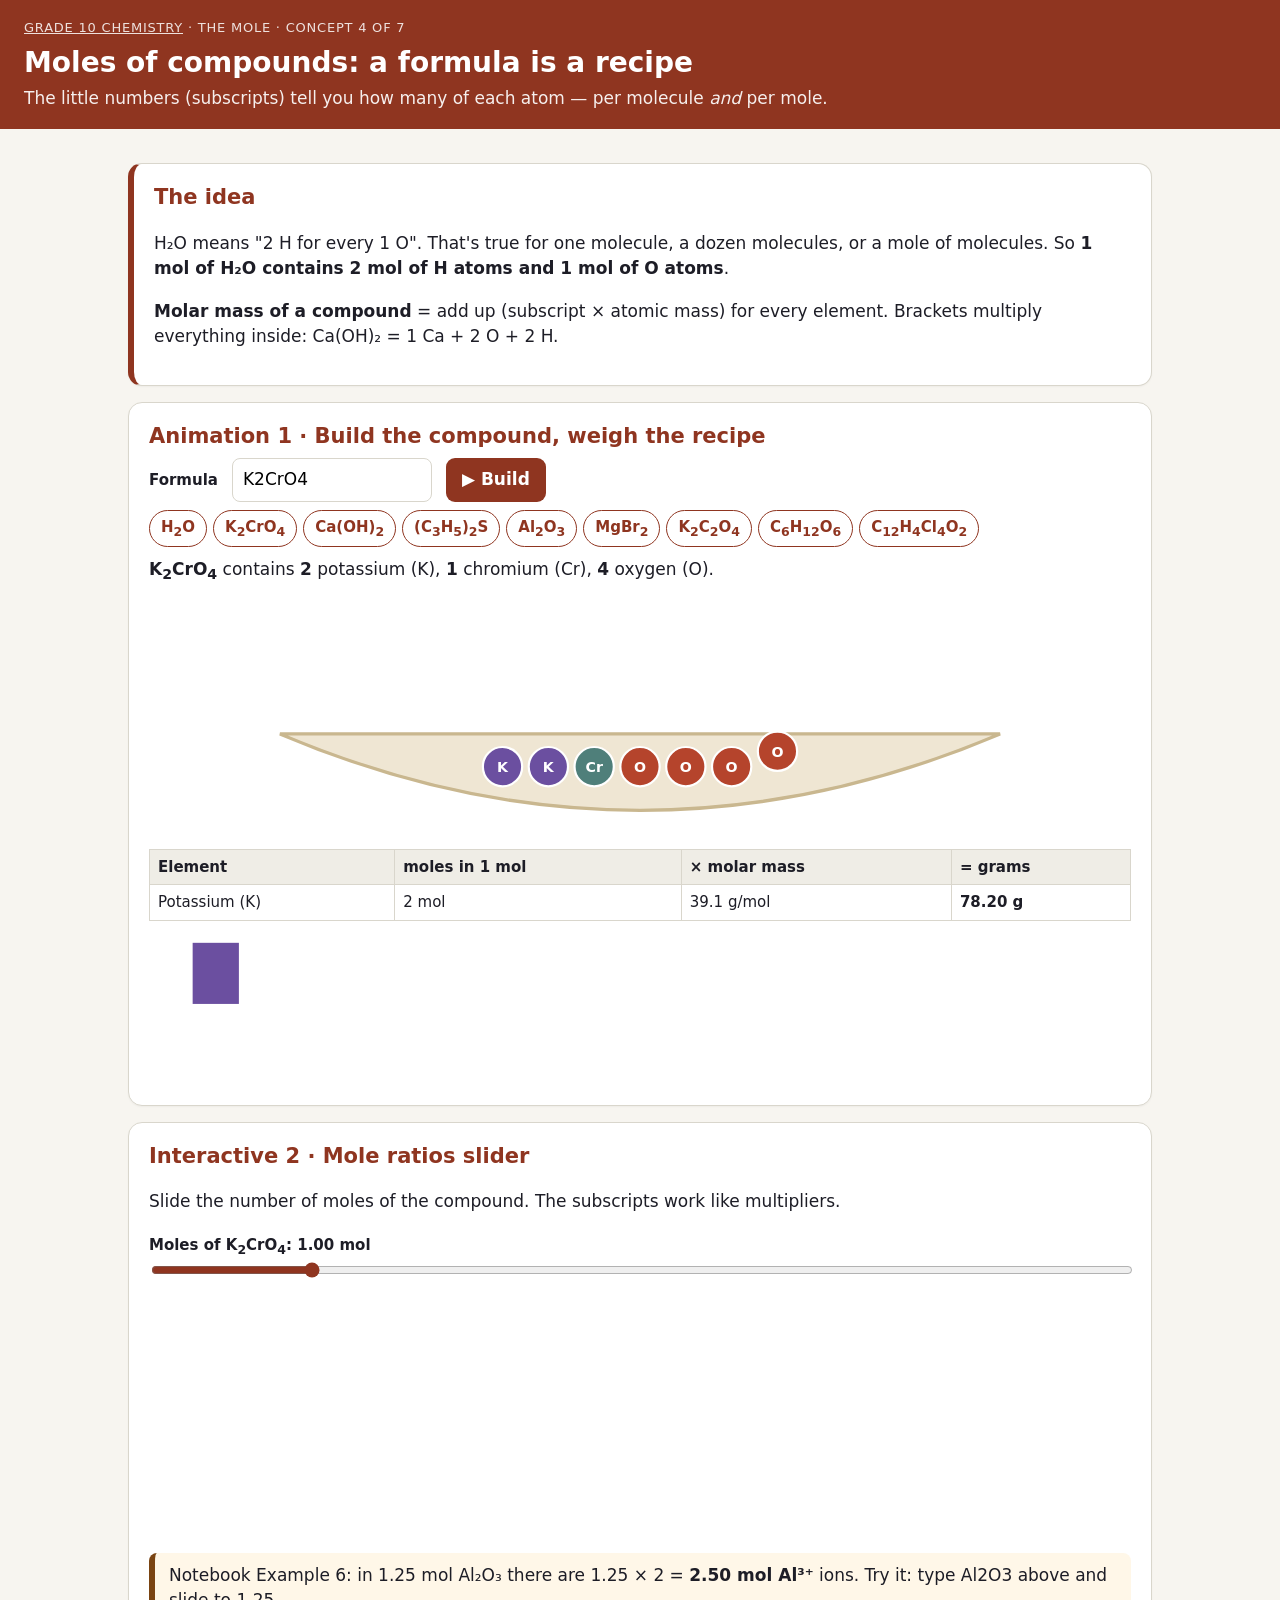
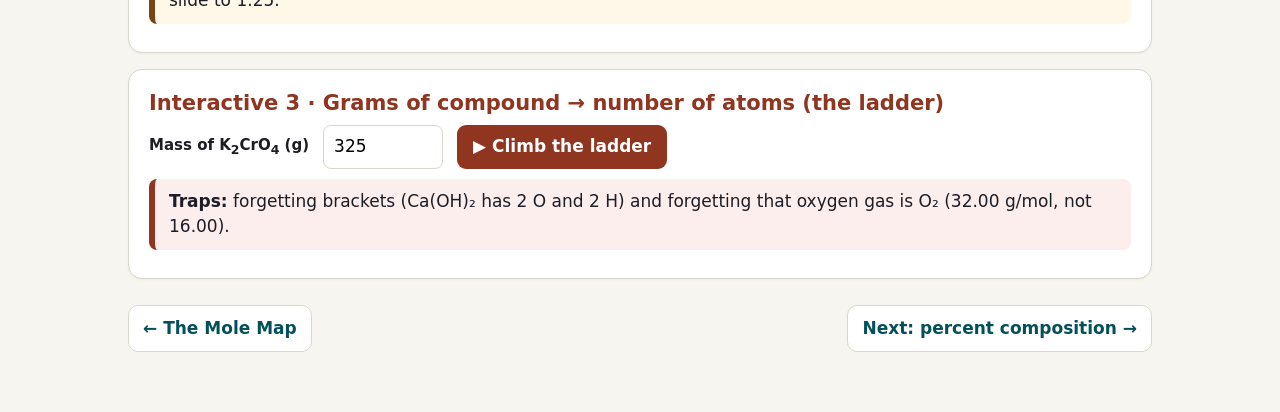
<file: Grade 10 Chemistry/4-moles-of-compounds.html>
<!DOCTYPE html>
<html lang="en"><head><meta charset="utf-8"><meta name="viewport" content="width=device-width,initial-scale=1">
<title>4 · Moles of compounds — Grade 10 Chemistry</title>
<link rel="stylesheet" href="assets/style.css"><style>:root{--accent:#8f3520}</style></head><body>
<header class="top"><div class="crumb"><a href="index.html">Grade 10 Chemistry</a> · The Mole · Concept 4 of 7</div>
<h1>Moles of compounds: a formula is a recipe</h1><p>The little numbers (subscripts) tell you how many of each atom — per molecule <i>and</i> per mole.</p></header>
<main>
<section class="card idea"><h2>The idea</h2>
<p>H₂O means "2 H for every 1 O". That's true for one molecule, a dozen molecules, or a mole of molecules. So <b>1 mol of H₂O contains 2 mol of H atoms and 1 mol of O atoms</b>.</p>
<p><b>Molar mass of a compound</b> = add up (subscript × atomic mass) for every element. Brackets multiply everything inside: Ca(OH)₂ = 1 Ca + 2 O + 2 H.</p></section>

<section class="card"><h2>Animation 1 · Build the compound, weigh the recipe</h2>
<div class="row"><label for="f">Formula</label><input type="text" id="f" value="K2CrO4" style="width:200px"><button id="build">▶ Build</button></div>
<div class="chips" style="margin-top:8px" id="presets"></div>
<p id="expand" style="margin-top:10px"></p>
<svg id="bowl" viewBox="0 0 900 220"></svg>
<table id="tbl" style="margin-top:6px"></table>
<svg id="bar" viewBox="0 0 900 130"></svg>
<p id="total" class="big" style="font-size:24px"></p>
</section>

<section class="card"><h2>Interactive 2 · Mole ratios slider</h2>
<p>Slide the number of moles of the compound. The subscripts work like multipliers.</p>
<label>Moles of <span id="fname2"></span>: <b id="nv">1.00</b> mol</label>
<input type="range" id="n" min="0.25" max="5" step="0.25" value="1">
<svg id="ratio" viewBox="0 0 900 230"></svg>
<p id="ratioTxt"></p>
<div class="hint">Notebook Example 6: in 1.25 mol Al₂O₃ there are 1.25 × 2 = <b>2.50 mol Al³⁺</b> ions. Try it: type Al2O3 above and slide to 1.25.</div>
</section>

<section class="card"><h2>Interactive 3 · Grams of compound → number of atoms (the ladder)</h2>
<div class="row"><label>Mass of <span id="fname3"></span> (g)</label><input type="number" id="mass" value="325" step="any" style="width:120px"><button id="climb">▶ Climb the ladder</button></div>
<ol class="steps" id="ladder"></ol>
<div class="trap"><b>Traps:</b> forgetting brackets (Ca(OH)₂ has 2 O and 2 H) and forgetting that oxygen gas is O₂ (32.00 g/mol, not 16.00).</div>
</section>

<footer class="nav"><a href="3-mole-map.html">← The Mole Map</a><a href="5-percent-composition.html">Next: percent composition →</a></footer>
</main>
<script src="assets/common.js"></script>
<script>
const PRE=['H2O','K2CrO4','Ca(OH)2','(C3H5)2S','Al2O3','MgBr2','K2C2O4','C6H12O6','C12H4Cl4O2'];
$('#presets').innerHTML=PRE.map(p=>`<button class="chip" data-f="${p}">${sub(p)}</button>`).join('');
$$('#presets .chip').forEach(b=>b.onclick=()=>{$('#f').value=b.dataset.f;build();});
let counts=null, M=0, F='', runId=0;
function current(){ try{ counts=parseFormula($('#f').value); M=molarMass(counts); F=$('#f').value; return true; }catch(e){ $('#expand').innerHTML=`<span class="bad">Can't read that formula: ${e.message}</span>`; return false; } }
async function build(){
  if(!current()) return;
  const id=++runId; const C=counts, MM=M, FF=F; const live=()=>id===runId;
  $('#fname2').innerHTML=$('#fname3').innerHTML=sub(F);
  const els=Object.keys(C);
  $('#expand').innerHTML=`<b>${sub(F)}</b> contains ` + els.map(e=>`<b>${C[e]}</b> ${ELEMENTS[e].n.toLowerCase()} (${e})`).join(', ') + (F.includes('(')?` — the number after a bracket multiplies everything inside it.`:'.');
  // bowl animation
  const S=$('#bowl'); S.innerHTML='';
  svgEl('path',{d:'M120,120 Q450,260 780,120 Z',fill:'#efe6d3',stroke:'#c9b78f','stroke-width':3},S);
  const totalAtoms=els.reduce((a,e)=>a+C[e],0); const scale=totalAtoms>36?36/totalAtoms:1;
  let i=0; const shown=[];
  els.forEach(e=>{ const k=Math.max(1,Math.round(C[e]*scale)); for(let j=0;j<k;j++) shown.push(e); });
  const perRow=Math.min(18,shown.length);
  for(const e of shown){
    const tx=450-(perRow-1)*21+ (i%perRow)*42, ty=150-Math.floor(i/perRow)*40;
    const g=svgEl('g',{},S); const c=svgEl('circle',{cx:tx,cy:-30,r:e==='H'?13:18,fill:ELCOLOR[e]||'#6d7a88',stroke:'#fff','stroke-width':2},g);
    const t=svgEl('text',{x:tx,y:-25,'text-anchor':'middle','font-size':13,'font-weight':700,fill:'#fff'},g); t.textContent=e;
    tween(500,p=>{const y=-30+(ty+30)*p; c.setAttribute('cy',y); t.setAttribute('y',y+5);});
    await sleep(reduceMotion?0:Math.max(30,500/shown.length*3)); i++; if(!live()) return;
  }
  if(scale<1) svgEl('text',{x:450,y:212,'text-anchor':'middle','font-size':14,fill:'#5a5a68'},S).textContent=`(drawn smaller: ${totalAtoms} atoms in one formula unit)`;
  // table + bar
  let run=0; $('#tbl').innerHTML='<tr><th>Element</th><th>moles in 1 mol</th><th>× molar mass</th><th>= grams</th></tr>';
  const B=$('#bar'); B.innerHTML=''; let x=40;
  for(const e of els){
    const g=C[e]*ELEMENTS[e].m; run+=g;
    const tr=document.createElement('tr'); tr.innerHTML=`<td>${ELEMENTS[e].n} (${e})</td><td>${C[e]} mol</td><td>${ELEMENTS[e].m} g/mol</td><td><b>${g.toFixed(2)} g</b></td>`; $('#tbl').appendChild(tr);
    const w=820*g/MM; const r=svgEl('rect',{x,y:20,width:0,height:56,fill:ELCOLOR[e]||'#6d7a88'},B);
    await tween(600,p=>r.setAttribute('width',w*p)); if(!live()) return;
    if(w>50){ svgEl('text',{x:x+w/2,y:46,'text-anchor':'middle','font-size':15,'font-weight':700,fill:'#fff'},B).textContent=`${C[e]} ${e}`; svgEl('text',{x:x+w/2,y:66,'text-anchor':'middle','font-size':13,fill:'#fff'},B).textContent=g.toFixed(2)+' g'; }
    x+=w; $('#total').innerHTML=`running total: ${run.toFixed(2)} g`;
    await sleep(250); if(!live()) return;
  }
  const tr=document.createElement('tr'); tr.innerHTML=`<th>Molar mass of ${sub(F)}</th><th></th><th></th><th>${M.toFixed(2)} g/mol</th>`; $('#tbl').appendChild(tr);
  svgEl('text',{x:40,y:105,'font-size':15,fill:'#5a5a68'},B).textContent='0 g'; svgEl('text',{x:860,y:105,'text-anchor':'end','font-size':15,fill:'#5a5a68'},B).textContent=M.toFixed(2)+' g';
  $('#total').innerHTML=`Molar mass of ${sub(F)} = <b>${M.toFixed(2)} g/mol</b>`;
  ratio(); ladderReset();
}
$('#build').onclick=build; $('#f').onchange=build;

function ratio(){
  if(!counts) return; const n=+$('#n').value; $('#nv').textContent=n.toFixed(2);
  const S=$('#ratio'); S.innerHTML=''; const els=Object.keys(counts); const mx=Math.max(...els.map(e=>counts[e]))*5;
  const bw=Math.min(140,760/(els.length+1));
  const all=[['compound',n,'#4a4a5a'],...els.map(e=>[e,n*counts[e],ELCOLOR[e]||'#6d7a88'])];
  all.forEach(([lab,v,c],i)=>{ const x=60+i*(bw+20), h=170*v/mx;
    svgEl('rect',{x,y:190-h,width:bw,height:h,fill:c,rx:4},S);
    svgEl('text',{x:x+bw/2,y:185-h,'text-anchor':'middle','font-size':15,'font-weight':700,fill:'#1d1d26'},S).textContent=sig(v,3)+' mol';
    svgEl('text',{x:x+bw/2,y:214,'text-anchor':'middle','font-size':15,fill:'#1d1d26'},S).innerHTML=lab==='compound'?F.replace(/(\d+)/g,'<tspan baseline-shift="sub" font-size="11">$1</tspan>'):lab;
  });
  $('#ratioTxt').innerHTML=els.map(e=>`${n.toFixed(2)} mol ${sub(F)} × <span class="frac"><span>${counts[e]} mol ${e}</span><span>1 mol ${sub(F)}</span></span> = <b>${sig(n*counts[e],3)} mol ${e}</b>`).join('<br>');
}
$('#n').oninput=ratio;

function ladderReset(){ $('#ladder').innerHTML=''; }
$('#climb').onclick=async()=>{
  if(!counts) return; const g=+$('#mass').value; const L=$('#ladder'); L.innerHTML='';
  const mol=g/M, fu=mol*NA; const els=Object.keys(counts);
  const steps=[
   `<b>Molar mass</b> of ${sub(F)} = ${M.toFixed(2)} g/mol (from Animation 1).`,
   `<b>Grams → moles:</b> ${g} g × <span class="frac"><span>1 mol</span><span>${M.toFixed(2)} g</span></span> = <b>${sci(mol,3)} mol</b>`,
   `<b>Moles → formula units:</b> ${sci(mol,3)} × 6.02 × 10<sup>23</sup> = <b>${sci(fu,3)}</b> formula units (or molecules)`,
   `<b>Use the subscripts:</b> `+els.map(e=>`${e}: ${sci(fu,3)} × ${counts[e]} = <b>${sci(fu*counts[e],3)}</b> atoms/ions`).join(' · '),
   `<b>Mass of one formula unit:</b> ${M.toFixed(2)} ÷ 6.02 × 10<sup>23</sup> = ${sci(M/NA,3)} g`];
  for(const s of steps){ const li=document.createElement('li'); li.innerHTML=s; L.appendChild(li); await sleep(60); li.className='on'; await sleep(1200); li.className='done'; }
};
build();
</script></body></html>
</file>
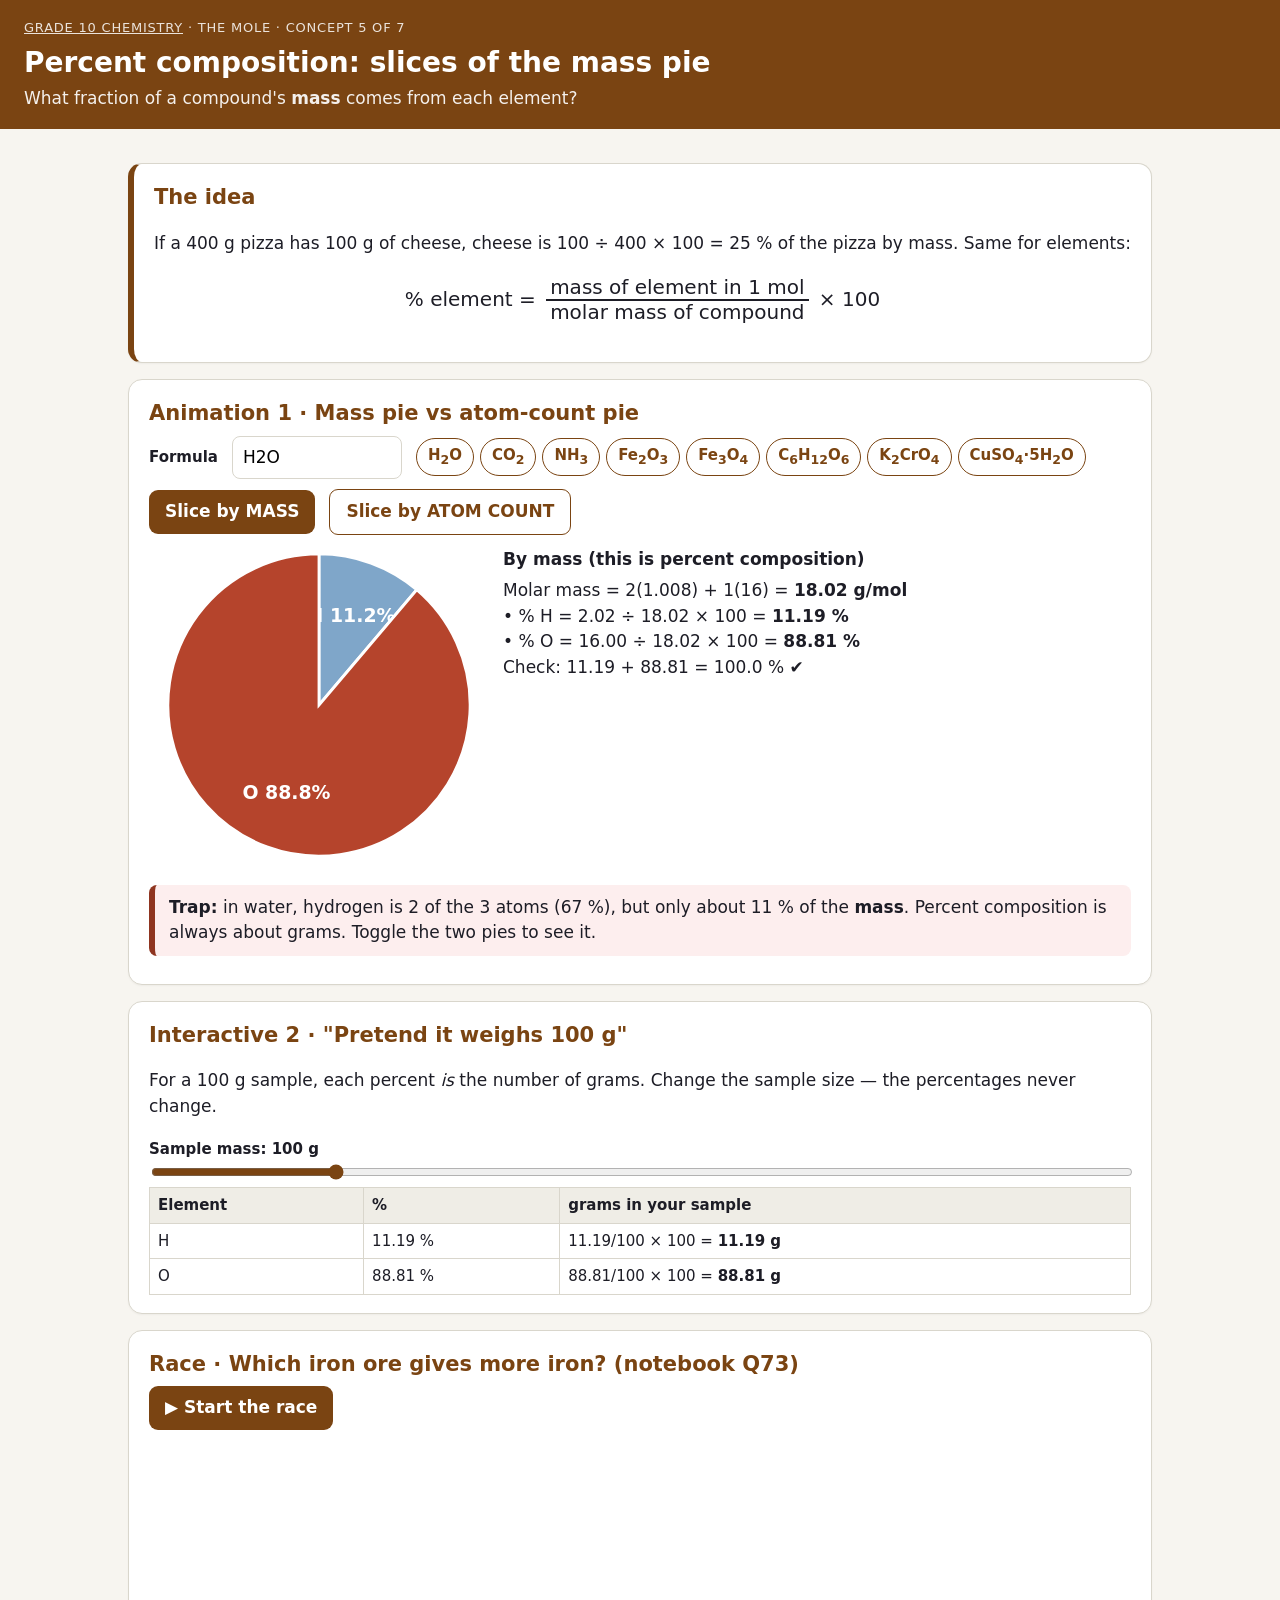
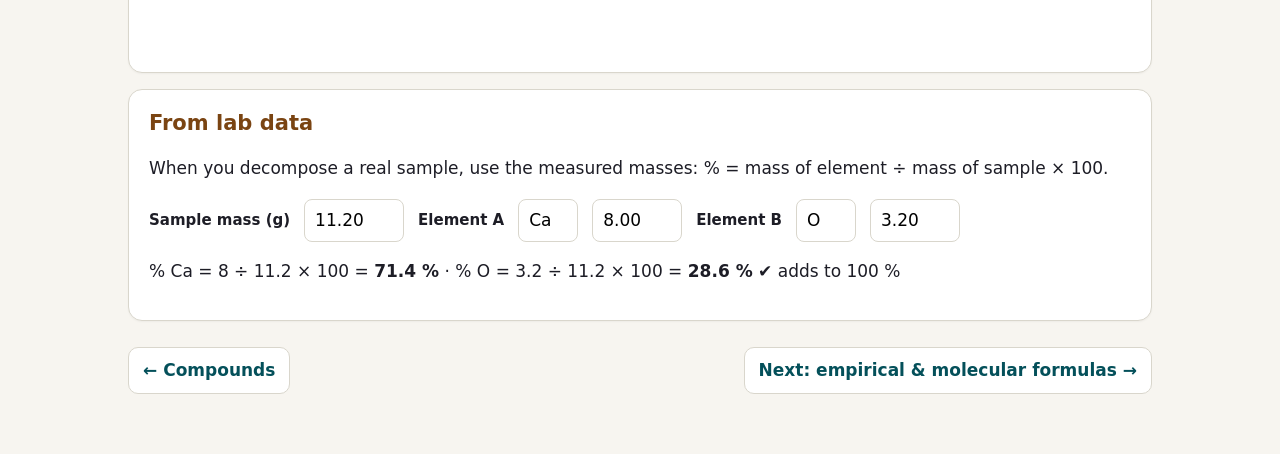
<file: Grade 10 Chemistry/5-percent-composition.html>
<!DOCTYPE html>
<html lang="en"><head><meta charset="utf-8"><meta name="viewport" content="width=device-width,initial-scale=1">
<title>5 · Percent composition — Grade 10 Chemistry</title>
<link rel="stylesheet" href="assets/style.css"><style>:root{--accent:#7a4412}</style></head><body>
<header class="top"><div class="crumb"><a href="index.html">Grade 10 Chemistry</a> · The Mole · Concept 5 of 7</div>
<h1>Percent composition: slices of the mass pie</h1><p>What fraction of a compound's <b>mass</b> comes from each element?</p></header>
<main>
<section class="card idea"><h2>The idea</h2>
<p>If a 400 g pizza has 100 g of cheese, cheese is 100 ÷ 400 × 100 = 25 % of the pizza by mass. Same for elements:</p>
<p style="font-size:20px;text-align:center">% element = <span class="frac"><span>mass of element in 1 mol</span><span>molar mass of compound</span></span> × 100</p></section>

<section class="card"><h2>Animation 1 · Mass pie vs atom-count pie</h2>
<div class="row"><label>Formula</label><input type="text" id="f" value="H2O" style="width:170px"><span class="chips" id="pre"></span></div>
<div class="row" style="margin-top:10px"><button id="vm">Slice by MASS</button><button class="ghost" id="va">Slice by ATOM COUNT</button></div>
<div class="row" style="align-items:flex-start"><svg id="pie" viewBox="0 0 360 360" style="max-width:340px"></svg><div class="grow" id="legend"></div></div>
<div class="trap" id="trap"><b>Trap:</b> in water, hydrogen is 2 of the 3 atoms (67 %), but only about 11 % of the <b>mass</b>. Percent composition is always about grams. Toggle the two pies to see it.</div>
</section>

<section class="card"><h2>Interactive 2 · "Pretend it weighs 100 g"</h2>
<p>For a 100 g sample, each percent <i>is</i> the number of grams. Change the sample size — the percentages never change.</p>
<label>Sample mass: <b id="smv">100</b> g</label><input type="range" id="sm" min="10" max="500" step="10" value="100">
<div id="grams"></div></section>

<section class="card"><h2>Race · Which iron ore gives more iron? (notebook Q73)</h2>
<button id="race">▶ Start the race</button>
<svg id="raceS" viewBox="0 0 900 190"></svg><p id="raceTxt"></p></section>

<section class="card"><h2>From lab data</h2>
<p>When you decompose a real sample, use the measured masses: % = mass of element ÷ mass of sample × 100.</p>
<div class="row"><label>Sample mass (g)</label><input type="number" id="ls" value="11.20" step="any" style="width:100px">
<label>Element A</label><input type="text" id="la" value="Ca" style="width:60px"><input type="number" id="lam" value="8.00" step="any" style="width:90px">
<label>Element B</label><input type="text" id="lb" value="O" style="width:60px"><input type="number" id="lbm" value="3.20" step="any" style="width:90px"></div>
<p id="labout"></p></section>

<footer class="nav"><a href="4-moles-of-compounds.html">← Compounds</a><a href="6-empirical-molecular.html">Next: empirical & molecular formulas →</a></footer>
</main>
<script src="assets/common.js"></script>
<script>
const PRE=['H2O','CO2','NH3','Fe2O3','Fe3O4','C6H12O6','K2CrO4','CuSO4·5H2O'];
$('#pre').innerHTML=PRE.map(p=>`<button class="chip" data-f="${p}">${sub(p)}</button>`).join('');
$$('#pre .chip').forEach(b=>b.onclick=()=>{$('#f').value=b.dataset.f;update(true);});
let mode='mass', cur=null, angles=null;
function data(){
  const c=parseFormula($('#f').value), M=molarMass(c), atoms=Object.values(c).reduce((a,b)=>a+b,0);
  return Object.keys(c).map(e=>({e,k:c[e],g:c[e]*ELEMENTS[e].m,pm:c[e]*ELEMENTS[e].m/M*100,pa:c[e]/atoms*100,M,atoms}));
}
function arc(cx,cy,r,a0,a1){ const p=(a)=>[cx+r*Math.sin(a),cy-r*Math.cos(a)]; const [x0,y0]=p(a0),[x1,y1]=p(a1); const big=a1-a0>Math.PI?1:0; if(a1-a0>=2*Math.PI-1e-6) return `M${cx},${cy-r} A${r},${r} 0 1,1 ${cx-0.01},${cy-r} Z`; return `M${cx},${cy} L${x0},${y0} A${r},${r} 0 ${big},1 ${x1},${y1} Z`; }
function drawPie(fr){ // fr: array of fractions
  const S=$('#pie'); S.innerHTML=''; let a=0;
  fr.forEach((f,i)=>{ const a1=a+f*2*Math.PI; svgEl('path',{d:arc(180,180,160,a,a1),fill:ELCOLOR[cur[i].e]||['#7a4412','#4a4a5a','#04505a','#5a2f38'][i%4],stroke:'#fff','stroke-width':3},S);
    if(f>0.06){ const m=(a+a1)/2; svgEl('text',{x:180+100*Math.sin(m),y:180-100*Math.cos(m)+6,'text-anchor':'middle','font-size':20,'font-weight':700,fill:'#fff'},S).textContent=`${cur[i].e} ${(f*100).toFixed(1)}%`; }
    a=a1; });
}
async function update(reset){
  try{ cur=data(); }catch(e){ $('#legend').innerHTML=`<span class="bad">${e.message}</span>`; return; }
  const target=cur.map(d=>(mode==='mass'?d.pm:d.pa)/100);
  const from=reset||!angles||angles.length!==target.length?target.map(()=>1/target.length):angles;
  await tween(800,p=>drawPie(from.map((f,i)=>f+(target[i]-f)*p))); angles=target;
  const M=cur[0].M;
  $('#legend').innerHTML= mode==='mass'
   ? `<h3>By mass (this is percent composition)</h3>Molar mass = ${cur.map(d=>`${d.k}(${ELEMENTS[d.e].m})`).join(' + ')} = <b>${M.toFixed(2)} g/mol</b><br>`+cur.map(d=>`• % ${d.e} = ${d.g.toFixed(2)} ÷ ${M.toFixed(2)} × 100 = <b>${d.pm.toFixed(2)} %</b>`).join('<br>')+`<br>Check: ${cur.map(d=>d.pm.toFixed(2)).join(' + ')} = ${cur.reduce((a,d)=>a+d.pm,0).toFixed(1)} % ✔`
   : `<h3>By atom count (NOT percent composition)</h3>${cur[0].atoms} atoms per formula unit:<br>`+cur.map(d=>`• ${d.e}: ${d.k} of ${d.atoms} atoms = ${d.pa.toFixed(1)} %`).join('<br>')+`<br><span class="bad">Heavy atoms get bigger mass slices than their atom count suggests.</span>`;
  grams();
}
$('#vm').onclick=()=>{mode='mass';$('#vm').className='';$('#va').className='ghost';update();};
$('#va').onclick=()=>{mode='atoms';$('#va').className='';$('#vm').className='ghost';update();};
$('#f').onchange=()=>update(true);
function grams(){ if(!cur) return; const s=+$('#sm').value; $('#smv').textContent=s;
  $('#grams').innerHTML='<table><tr><th>Element</th><th>%</th><th>grams in your sample</th></tr>'+cur.map(d=>`<tr><td>${d.e}</td><td>${d.pm.toFixed(2)} %</td><td>${d.pm.toFixed(2)}/100 × ${s} = <b>${(d.pm/100*s).toFixed(2)} g</b></td></tr>`).join('')+'</table>'; }
$('#sm').oninput=grams;
update(true);

$('#race').onclick=async()=>{
  const S=$('#raceS'); S.innerHTML='';
  const ores=[['Fe2O3','hematite'],['Fe3O4','magnetite']].map(([f,n])=>{const c=parseFormula(f);const M=molarMass(c);return {f,n,M,fe:c.Fe*55.85,p:c.Fe*55.85/M*100};});
  const bars=ores.map((o,i)=>{ svgEl('text',{x:10,y:55+i*80,'font-size':17,'font-weight':700,fill:'#1d1d26'},S).textContent=`${o.n}`; return svgEl('rect',{x:150,y:30+i*80,width:0,height:40,fill:'#7a4412',rx:4},S); });
  const labels=ores.map((o,i)=>svgEl('text',{x:160,y:57+i*80,'font-size':16,'font-weight':700,fill:'#fff'},S));
  await tween(2200,p=>ores.forEach((o,i)=>{bars[i].setAttribute('width',700*o.p/100*p);labels[i].textContent=`Fe ${(o.p*p).toFixed(1)} %`;}));
  svgEl('line',{x1:850,x2:850,y1:20,y2:170,stroke:'#4a4a5a','stroke-dasharray':'5 4'},S); svgEl('text',{x:850,y:185,'text-anchor':'middle','font-size':13,fill:'#5a5a68'},S).textContent='100 %';
  $('#raceTxt').innerHTML=ores.map(o=>`${sub(o.f)}: ${o.fe.toFixed(2)} ÷ ${o.M.toFixed(2)} × 100 = <b>${o.p.toFixed(2)} %</b> → ${(o.p*10).toFixed(0)} g of iron per kg`).join('<br>')+'<br><span class="ok">Magnetite wins</span> — a slightly richer source of iron.';
};

function lab(){ const s=+$('#ls').value,a=+$('#lam').value,b=+$('#lbm').value;
  $('#labout').innerHTML=`% ${$('#la').value} = ${a} ÷ ${s} × 100 = <b>${(a/s*100).toFixed(1)} %</b> · % ${$('#lb').value} = ${b} ÷ ${s} × 100 = <b>${(b/s*100).toFixed(1)} %</b>`+(Math.abs(a+b-s)>0.01*s?` · <span class="bad">The parts add to ${(a+b).toFixed(2)} g, not ${s} g — is there a third element?</span>`:' ✔ adds to 100 %'); }
$$('#ls,#la,#lam,#lb,#lbm').forEach(e=>e.oninput=lab); lab();
</script></body></html>
</file>
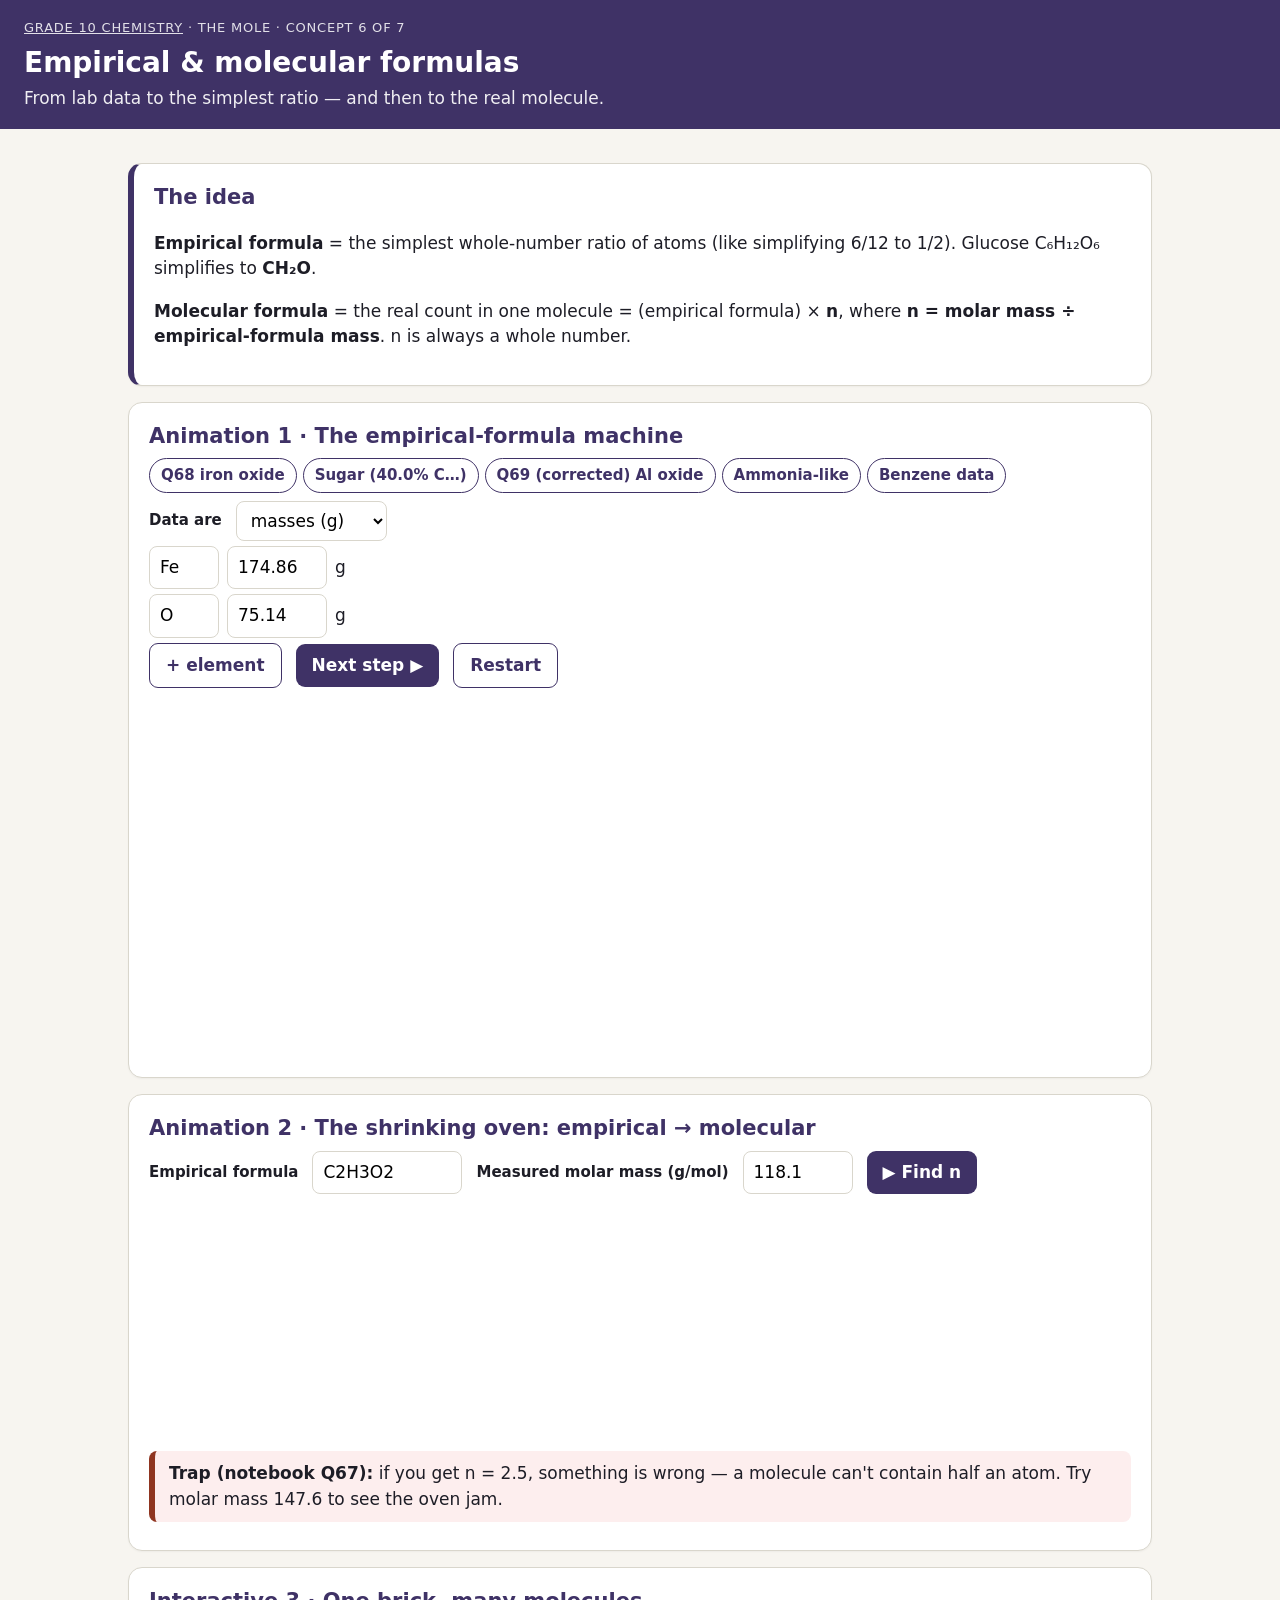
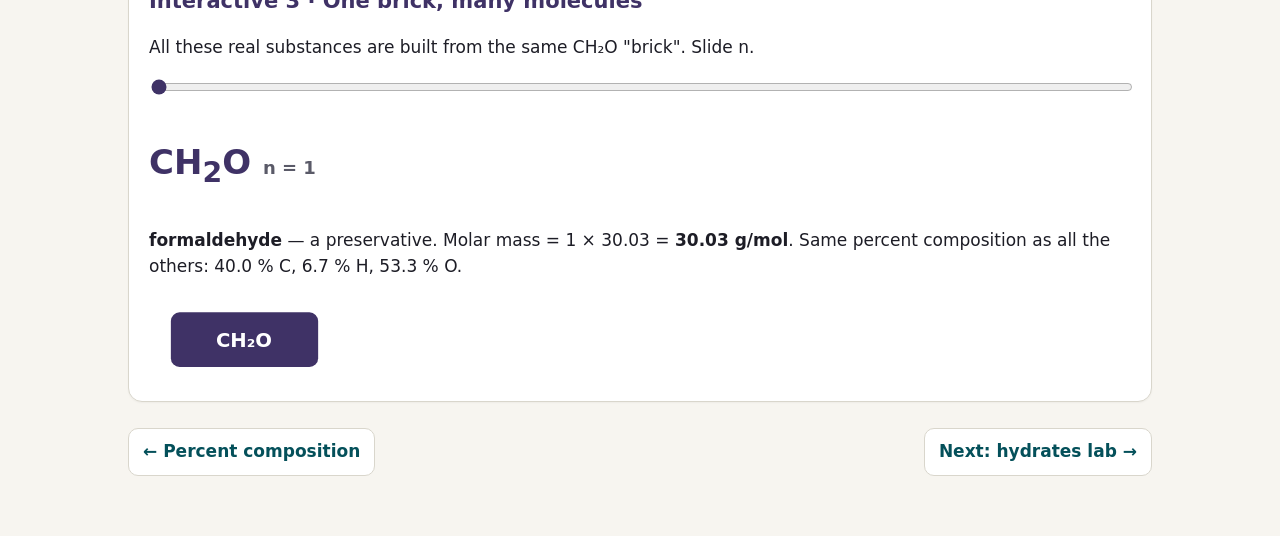
<file: Grade 10 Chemistry/6-empirical-molecular.html>
<!DOCTYPE html>
<html lang="en"><head><meta charset="utf-8"><meta name="viewport" content="width=device-width,initial-scale=1">
<title>6 · Empirical & molecular formulas — Grade 10 Chemistry</title>
<link rel="stylesheet" href="assets/style.css"><style>:root{--accent:#3f3266}
.erow{display:flex;gap:8px;margin:5px 0;align-items:center}
.erow input{width:100px}
.formula{font-size:34px;font-weight:800;color:var(--accent)}
</style></head><body>
<header class="top"><div class="crumb"><a href="index.html">Grade 10 Chemistry</a> · The Mole · Concept 6 of 7</div>
<h1>Empirical & molecular formulas</h1><p>From lab data to the simplest ratio — and then to the real molecule.</p></header>
<main>
<section class="card idea"><h2>The idea</h2>
<p><b>Empirical formula</b> = the simplest whole-number ratio of atoms (like simplifying 6/12 to 1/2). Glucose C₆H₁₂O₆ simplifies to <b>CH₂O</b>.</p>
<p><b>Molecular formula</b> = the real count in one molecule = (empirical formula) × <b>n</b>, where <b>n = molar mass ÷ empirical-formula mass</b>. n is always a whole number.</p></section>

<section class="card"><h2>Animation 1 · The empirical-formula machine</h2>
<div class="row"><span class="chips" id="pre"></span></div>
<div class="row" style="margin-top:8px"><label>Data are</label><select id="kind"><option value="pct">percents (%)</option><option value="g">masses (g)</option></select></div>
<div id="rows"></div>
<div class="row"><button class="ghost" id="addrow">+ element</button><button id="next">Next step ▶</button><button class="ghost" id="restart">Restart</button></div>
<svg id="bars" viewBox="0 0 900 300" style="margin-top:10px"></svg>
<ol class="steps" id="st"></ol>
<p class="formula" id="emp"></p>
</section>

<section class="card"><h2>Animation 2 · The shrinking oven: empirical → molecular</h2>
<div class="row"><label>Empirical formula</label><input type="text" id="ef" value="C2H3O2" style="width:150px"><label>Measured molar mass (g/mol)</label><input type="number" id="mm" value="118.1" step="any" style="width:110px"><button id="oven">▶ Find n</button></div>
<svg id="ovenS" viewBox="0 0 900 220"></svg>
<p id="ovenTxt"></p>
<div class="trap"><b>Trap (notebook Q67):</b> if you get n = 2.5, something is wrong — a molecule can't contain half an atom. Try molar mass 147.6 to see the oven jam.</div>
</section>

<section class="card"><h2>Interactive 3 · One brick, many molecules</h2>
<p>All these real substances are built from the same CH₂O "brick". Slide n.</p>
<input type="range" id="n" min="1" max="6" value="1"><p class="formula" id="fam"></p><p id="famTxt"></p>
<svg id="famS" viewBox="0 0 900 80"></svg></section>

<footer class="nav"><a href="5-percent-composition.html">← Percent composition</a><a href="7-hydrates-lab.html">Next: hydrates lab →</a></footer>
</main>
<script src="assets/common.js"></script>
<script>
const PRESETS={
 'Q68 iron oxide':{kind:'g',rows:[['Fe',174.86],['O',75.14]]},
 'Sugar (40.0% C…)':{kind:'pct',rows:[['C',40.0],['H',6.71],['O',53.3]]},
 'Q69 (corrected) Al oxide':{kind:'g',rows:[['Al',0.545],['O',0.485]]},
 'Ammonia-like':{kind:'pct',rows:[['N',82.2],['H',17.8]]},
 'Benzene data':{kind:'pct',rows:[['C',92.3],['H',7.7]]}
};
$('#pre').innerHTML=Object.keys(PRESETS).map(k=>`<button class="chip" data-k="${k}">${k}</button>`).join('');
$$('#pre .chip').forEach(b=>b.onclick=()=>load(PRESETS[b.dataset.k]));
function rowHTML(e='',v=''){ return `<div class="erow"><input type="text" class="re" value="${e}" placeholder="El" style="width:70px"><input type="number" class="rv" value="${v}" step="any"><span class="unit"></span></div>`; }
function load(p){ $('#kind').value=p.kind; $('#rows').innerHTML=p.rows.map(r=>rowHTML(...r)).join(''); units(); restart(); }
function units(){ $$('.unit').forEach(u=>u.textContent=$('#kind').value==='pct'?'%':'g'); }
$('#kind').onchange=()=>{units();restart();}; $('#addrow').onclick=()=>{$('#rows').insertAdjacentHTML('beforeend',rowHTML());units();};
let step=0, D=null;
function read(){ const rows=$$('.erow').map(r=>[r.querySelector('.re').value.trim(),+r.querySelector('.rv').value]).filter(r=>r[0]&&r[1]>0);
  for(const [e] of rows) if(!ELEMENTS[e]) throw new Error('Unknown element '+e);
  if(rows.length<2) throw new Error('Enter at least two elements');
  const g=rows.map(r=>r[1]); const mol=rows.map(r=>r[1]/ELEMENTS[r[0]].m); const small=Math.min(...mol); const ratio=mol.map(m=>m/small);
  let k=1; for(;k<=6;k++){ if(ratio.every(r=>Math.abs(r*k-Math.round(r*k))<0.1)) break; } const ok=k<=6; if(!ok) k=1;
  const whole=ratio.map(r=>Math.round(r*k)); return {els:rows.map(r=>r[0]),g,mol,small,ratio,k,whole,ok};
}
function restart(){ step=0; $('#st').innerHTML=''; $('#emp').innerHTML=''; $('#bars').innerHTML=''; $('#next').disabled=false; $('#next').textContent='Next step ▶'; }
$('#restart').onclick=restart;
function bars(vals,labels,fmt,grid){
  const S=$('#bars'); const old=S.querySelectorAll('rect.bar'); const mx=Math.max(...vals)*1.15; const n=vals.length; const bw=Math.min(150,700/n);
  if(old.length!==n){ S.innerHTML=''; vals.forEach((v,i)=>{ const x=100+i*(bw+40); svgEl('rect',{class:'bar',x,y:260,width:bw,height:0,fill:ELCOLOR[D.els[i]]||'#3f3266',rx:5},S); svgEl('text',{class:'bl',x:x+bw/2,y:250,'text-anchor':'middle','font-size':17,'font-weight':700,fill:'#1d1d26'},S); svgEl('text',{x:x+bw/2,y:285,'text-anchor':'middle','font-size':18,'font-weight':700,fill:'#1d1d26'},S).textContent=D.els[i]; }); }
  S.querySelectorAll('.grid').forEach(g=>g.remove());
  if(grid){ for(let w=1;w<=Math.ceil(mx);w++){ const y=260-230*w/mx; const l=svgEl('line',{class:'grid',x1:80,x2:880,y1:y,y2:y,stroke:'#3f3266','stroke-dasharray':'6 5',opacity:.45},S); S.insertBefore(l,S.firstChild); svgEl('text',{class:'grid',x:70,y:y+5,'text-anchor':'end','font-size':14,fill:'#3f3266'},S).textContent=w; } }
  const rs=[...S.querySelectorAll('rect.bar')], ls=[...S.querySelectorAll('text.bl')]; const from=rs.map(r=>+r.getAttribute('height'));
  return tween(900,p=>rs.forEach((r,i)=>{ const h=from[i]+(230*vals[i]/mx-from[i])*p; r.setAttribute('height',h); r.setAttribute('y',260-h); ls[i].setAttribute('y',252-h); ls[i].textContent=fmt(vals[i]); }));
}
function add(h){ $$('#st li').forEach(l=>l.className='done'); const li=document.createElement('li'); li.innerHTML=h; li.className='on'; $('#st').appendChild(li); }
$('#next').onclick=async()=>{
  if(step===0){ try{ D=read(); }catch(e){ add(`<span class="bad">${e.message}</span>`); return; } }
  $('#next').disabled=true;
  const pct=$('#kind').value==='pct';
  if(step===0){ await bars(D.g,D.els,v=>sig(v,4)+' g'); add(pct?`<b>Assume a 100 g sample</b>, so each percent becomes grams: ${D.els.map((e,i)=>`${D.g[i]} % → ${D.g[i]} g ${e}`).join(', ')}.`:`<b>Start with the masses:</b> ${D.els.map((e,i)=>`${D.g[i]} g ${e}`).join(', ')}.`); }
  if(step===1){ await bars(D.mol,D.els,v=>sig(v,4)+' mol'); add(`<b>Grams → moles</b> (÷ molar mass): ${D.els.map((e,i)=>`${e}: ${D.g[i]} ÷ ${ELEMENTS[e].m} = ${sig(D.mol[i],4)} mol`).join(' · ')}`); }
  if(step===2){ await bars(D.ratio,D.els,v=>v.toFixed(2),true); add(`<b>Divide every value by the smallest</b> (${sig(D.small,4)}): ${D.els.map((e,i)=>`${e} = ${D.ratio[i].toFixed(2)}`).join(' · ')}. Bars now line up with the whole-number lines?`); }
  if(step===3){
    if(!D.ok){ add(`<span class="bad">These ratios (${D.ratio.map(r=>r.toFixed(2)).join(' : ')}) don't fit simple whole numbers even after ×2…×6.</span> That's a sign the data has an error — check the numbers (see notebook Q69!).`); $('#next').textContent='Done'; return; }
    if(D.k>1){ await bars(D.ratio.map(r=>r*D.k),D.els,v=>v.toFixed(2),true); add(`<b>Not all whole!</b> ${D.ratio.map(r=>r.toFixed(2)).join(' : ')} — multiply everything by <b>${D.k}</b>: ${D.ratio.map(r=>(r*D.k).toFixed(2)).join(' : ')}. (≈.5 → ×2; ≈.33/.67 → ×3; ≈.25/.75 → ×4)`); }
    else add(`<b>Already whole numbers</b> (within 0.1) — round them: ${D.whole.join(' : ')}.`);
    await bars(D.whole,D.els,v=>String(v),true);
  }
  if(step===4){ const f=D.els.map((e,i)=>e+(D.whole[i]>1?D.whole[i]:'')).join(''); add(`<b>Write the subscripts:</b> empirical formula = <b>${sub(f)}</b>. Empirical-formula mass = ${molarMass(parseFormula(f)).toFixed(2)} g/mol.`); $('#emp').innerHTML=sub(f); $('#ef').value=f; $('#next').textContent='Done ✔'; step++; return; }
  step++; $('#next').disabled=false;
};
load(PRESETS['Q68 iron oxide']);

// ---------- oven ----------
$('#oven').onclick=async()=>{
  let c; try{ c=parseFormula($('#ef').value);}catch(e){ $('#ovenTxt').innerHTML=`<span class="bad">${e.message}</span>`; return; }
  const em=molarMass(c), M=+$('#mm').value, nRaw=M/em, n=Math.round(nRaw), whole=Math.abs(nRaw-n)<0.1&&n>=1;
  const S=$('#ovenS'); S.innerHTML='';
  svgEl('rect',{x:330,y:30,width:240,height:150,rx:16,fill:'#3f3266'},S); svgEl('rect',{x:355,y:60,width:190,height:95,rx:8,fill:'#e6e2f3'},S);
  const dial=svgEl('g',{},S); svgEl('circle',{cx:450,cy:44,r:11,fill:'#f0b429'},dial); const needle=svgEl('line',{x1:450,y1:44,x2:450,y2:35,stroke:'#3f3266','stroke-width':3},dial);
  svgEl('text',{x:300,y:110,'text-anchor':'end','font-size':20,'font-weight':700,fill:'#3f3266'},S).innerHTML=$('#ef').value.replace(/(\d+)/g,'<tspan baseline-shift="sub" font-size="14">$1</tspan>');
  svgEl('text',{x:300,y:135,'text-anchor':'end','font-size':14,fill:'#5a5a68'},S).textContent=`${em.toFixed(2)} g/mol brick`;
  await tween(1200,p=>needle.setAttribute('transform',`rotate(${p*Math.min(nRaw,8)*40} 450 44)`));
  if(!whole){ for(let k=0;k<6;k++){ svgEl('path',{d:`M${430+k*8},28 q6,-10 0,-20`,stroke:'#8f3520','stroke-width':3,fill:'none'},S); await sleep(120);}
    svgEl('text',{x:450,y:118,'text-anchor':'middle','font-size':15,'font-weight':800,fill:'#8f3520'},S).textContent=`JAMMED: n = ${nRaw.toFixed(2)}`;
    $('#ovenTxt').innerHTML=`n = ${M} ÷ ${em.toFixed(2)} = <b class="bad">${nRaw.toFixed(2)}</b> — not a whole number. A molecule can't hold part of an atom, so the data or arithmetic must be wrong.`; return; }
  for(let k=0;k<n;k++){ const x=600+ (k%4)*72, y=150-Math.floor(k/4)*40; const r=svgEl('rect',{x:470,y:100,width:64,height:32,rx:6,fill:'#3f3266',stroke:'#fff'},S); const t=svgEl('text',{x:502,y:121,'text-anchor':'middle','font-size':12,'font-weight':700,fill:'#fff'},S); t.textContent=$('#ef').value;
    await tween(500,p=>{r.setAttribute('x',470+(x-470)*p);r.setAttribute('y',100+(y-100)*p);t.setAttribute('x',502+(x-470)*p);t.setAttribute('y',121+(y-100)*p);}); }
  const mf=Object.entries(c).map(([e,k])=>e+(k*n>1?k*n:'')).join('');
  svgEl('text',{x:450,y:212,'text-anchor':'middle','font-size':18,'font-weight':800,fill:'#3f3266'},S).textContent=`n = ${n}  →  molecular formula ${mf}`;
  $('#ovenTxt').innerHTML=`Empirical-formula mass = ${Object.entries(c).map(([e,k])=>`${k}×${ELEMENTS[e].m}`).join(' + ')} = ${em.toFixed(2)} g/mol.<br>n = ${M} ÷ ${em.toFixed(2)} = ${nRaw.toFixed(2)} → <b>${n}</b>. Multiply every subscript by ${n}: <b>${sub(mf)}</b>.`;
};

// ---------- family ----------
const FAM={1:['formaldehyde','a preservative'],2:['acetic acid','the sour taste in vinegar'],3:['lactic acid','made in tired muscles'],4:['erythrose','a simple sugar'],5:['ribose','the sugar in RNA'],6:['glucose','blood sugar']};
function fam(){ const n=+$('#n').value; const f=`C${n>1?n:''}H${2*n}O${n>1?n:''}`; $('#fam').innerHTML=sub(f)+` <span style="font-size:18px;font-weight:600;color:#5a5a68">n = ${n}</span>`;
  $('#famTxt').innerHTML=`<b>${FAM[n][0]}</b> — ${FAM[n][1]}. Molar mass = ${n} × 30.03 = <b>${(n*30.03).toFixed(2)} g/mol</b>. Same percent composition as all the others: 40.0 % C, 6.7 % H, 53.3 % O.`;
  const S=$('#famS'); S.innerHTML=''; for(let k=0;k<n;k++){ svgEl('rect',{x:20+k*145,y:15,width:135,height:50,rx:8,fill:'#3f3266'},S); svgEl('text',{x:87+k*145,y:47,'text-anchor':'middle','font-size':18,'font-weight':700,fill:'#fff'},S).textContent='CH₂O'; } }
$('#n').oninput=fam; fam();
</script></body></html>
</file>
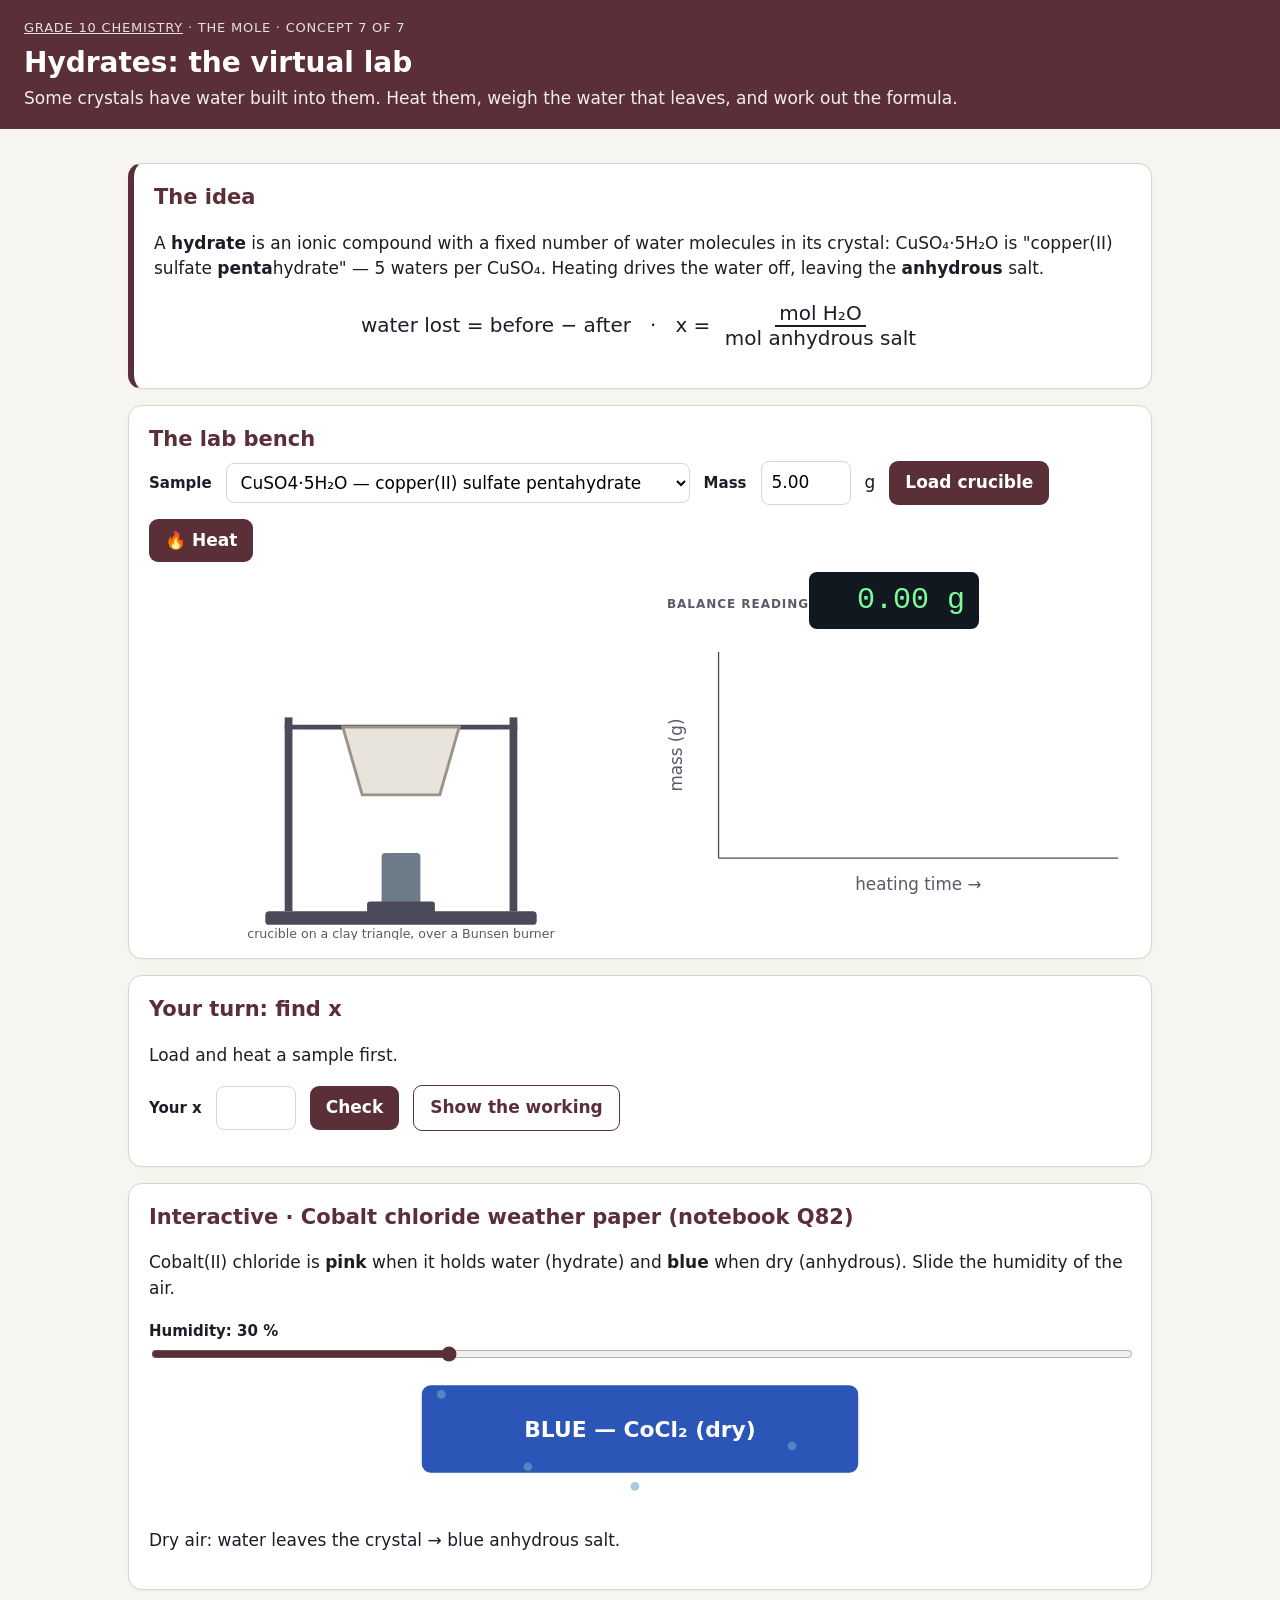
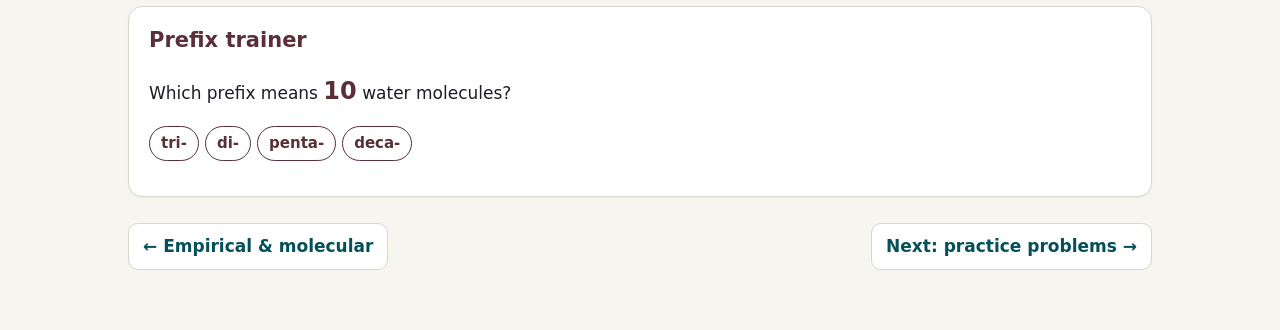
<file: Grade 10 Chemistry/7-hydrates-lab.html>
<!DOCTYPE html>
<html lang="en"><head><meta charset="utf-8"><meta name="viewport" content="width=device-width,initial-scale=1">
<title>7 · Hydrates virtual lab — Grade 10 Chemistry</title>
<link rel="stylesheet" href="assets/style.css"><style>:root{--accent:#5a2f38}
.display{font-family:ui-monospace,Menlo,Consolas,monospace;background:#11181f;color:#7CFC9A;font-size:30px;padding:6px 14px;border-radius:8px;display:inline-block;min-width:170px;text-align:right}
</style></head><body>
<header class="top"><div class="crumb"><a href="index.html">Grade 10 Chemistry</a> · The Mole · Concept 7 of 7</div>
<h1>Hydrates: the virtual lab</h1><p>Some crystals have water built into them. Heat them, weigh the water that leaves, and work out the formula.</p></header>
<main>
<section class="card idea"><h2>The idea</h2>
<p>A <b>hydrate</b> is an ionic compound with a fixed number of water molecules in its crystal: CuSO₄·5H₂O is "copper(II) sulfate <b>penta</b>hydrate" — 5 waters per CuSO₄. Heating drives the water off, leaving the <b>anhydrous</b> salt.</p>
<p style="font-size:20px;text-align:center">water lost = before − after &nbsp;&nbsp;·&nbsp;&nbsp; x = <span class="frac"><span>mol H₂O</span><span>mol anhydrous salt</span></span></p></section>

<section class="card"><h2>The lab bench</h2>
<div class="row"><label>Sample</label><select id="hyd"></select><label>Mass</label><input type="number" id="m0" value="5.00" step="0.01" style="width:90px"> g
<button id="load">Load crucible</button><button id="heat">🔥 Heat</button></div>
<div class="row" style="align-items:flex-start;margin-top:10px">
<svg id="bench" viewBox="0 0 520 380" style="max-width:520px;flex:1 1 320px"></svg>
<div class="grow"><p class="tag">Balance reading</p><div class="display" id="disp">0.00 g</div>
<svg id="graph" viewBox="0 0 360 200" style="margin-top:10px"></svg>
<p id="labnote"></p></div></div>
</section>

<section class="card"><h2>Your turn: find x</h2>
<p id="dataline">Load and heat a sample first.</p>
<div class="row"><label>Your x</label><input type="number" id="xg" style="width:80px"><button id="check">Check</button><button class="ghost" id="show">Show the working</button></div>
<p id="xfb"></p><ol class="steps" id="work"></ol></section>

<section class="card"><h2>Interactive · Cobalt chloride weather paper (notebook Q82)</h2>
<p>Cobalt(II) chloride is <b>pink</b> when it holds water (hydrate) and <b>blue</b> when dry (anhydrous). Slide the humidity of the air.</p>
<label>Humidity: <b id="hv">30</b> %</label><input type="range" id="hum" min="0" max="100" value="30">
<svg id="paper" viewBox="0 0 900 130"></svg><p id="ptxt"></p></section>

<section class="card"><h2>Prefix trainer</h2>
<p>Which prefix means <b class="big" id="pn" style="font-size:24px"></b> water molecules?</p>
<div class="chips" id="pchips"></div><p id="pfb"></p></section>

<footer class="nav"><a href="6-empirical-molecular.html">← Empirical & molecular</a><a href="8-practice.html">Next: practice problems →</a></footer>
</main>
<script src="assets/common.js"></script>
<script>
const HYD=[
 {f:'CuSO4',x:5,name:'copper(II) sulfate',c0:'#1f6fb5',c1:'#f2f2ee'},
 {f:'CoCl2',x:6,name:'cobalt(II) chloride',c0:'#d46a8c',c1:'#2b56b8'},
 {f:'BaCl2',x:2,name:'barium chloride',c0:'#f4f4f4',c1:'#e9e9e9'},
 {f:'MgSO4',x:7,name:'magnesium sulfate',c0:'#f7f7f2',c1:'#ececec'},
 {f:'SrCl2',x:6,name:'strontium chloride',c0:'#f7f7f2',c1:'#ececec'},
 {f:'?',x:0,name:'MYSTERY hydrate',c0:'#9b7fc0',c1:'#e8e1f2'}
];
const PREF=['','mono','di','tri','tetra','penta','hexa','hepta','octa','nona','deca'];
$('#hyd').innerHTML=HYD.map((h,i)=>`<option value="${i}">${h.f==='?'?'🎲 Mystery hydrate (you find x!)':h.f+'·'+h.x+'H₂O — '+h.name+' '+PREF[h.x]+'hydrate'}</option>`).join('');
let S=null, mass=0, heating=false, hist=[];
function lerpC(a,b,t){ const p=s=>[1,3,5].map(i=>parseInt(s.substr(i,2),16)); const A=p(a),B=p(b); return '#'+A.map((v,i)=>Math.round(v+(B[i]-v)*t).toString(16).padStart(2,'0')).join(''); }
function drawBench(prog,flame){
  const B=$('#bench'); B.innerHTML='';
  // stand
  svgEl('rect',{x:120,y:350,width:280,height:14,rx:4,fill:'#4a4a5a'},B); svgEl('rect',{x:140,y:150,width:8,height:200,fill:'#4a4a5a'},B); svgEl('rect',{x:372,y:150,width:8,height:200,fill:'#4a4a5a'},B);
  svgEl('line',{x1:140,y1:160,x2:380,y2:160,stroke:'#4a4a5a','stroke-width':5},B);
  // clay triangle + crucible
  svgEl('path',{d:'M200,160 L320,160 L300,230 L220,230 Z',fill:'#e8e4dc',stroke:'#9a9488','stroke-width':3},B);
  if(S){ const col=lerpC(S.c0,S.c1,prog);
    for(let i=0;i<16;i++){ const x=220+(i%8)*10+(Math.floor(i/8)%2)*5, y=168-Math.floor(i/8)*9; svgEl('rect',{x,y:y-(1-prog)*3,width:10,height:10,fill:col,stroke:'#0003',transform:`rotate(${(i*37)%40-20} ${x+5} ${y+5})`},B); } }
  // burner
  svgEl('rect',{x:240,y:290,width:40,height:60,rx:4,fill:'#6d7a88'},B); svgEl('rect',{x:225,y:340,width:70,height:12,rx:3,fill:'#4a4a5a'},B);
  if(flame){ const h=40+Math.random()*12; svgEl('path',{d:`M245,290 Q260,${290-h} 275,290 Z`,fill:'#3b82f6',opacity:.85},B); svgEl('path',{d:`M252,290 Q260,${290-h*.6} 268,290 Z`,fill:'#a5d8ff'},B);
    if(S && prog<0.98) for(let k=0;k<5;k++){ const y=140-Math.random()*110, x=230+Math.random()*60; svgEl('circle',{cx:x,cy:y,r:6+Math.random()*8,fill:'#cfd8e3',opacity:.25+Math.random()*.35},B); }
    if(S && prog<0.98) svgEl('text',{x:260,y:24,'text-anchor':'middle','font-size':16,fill:'#5a5a68'},B).textContent='steam = water leaving the crystal'; }
  svgEl('text',{x:260,y:378,'text-anchor':'middle','font-size':13,fill:'#5a5a68'},B).textContent='crucible on a clay triangle, over a Bunsen burner';
}
function drawGraph(){
  const G=$('#graph'); G.innerHTML=''; svgEl('line',{x1:40,y1:170,x2:350,y2:170,stroke:'#4a4a5a'},G); svgEl('line',{x1:40,y1:10,x2:40,y2:170,stroke:'#4a4a5a'},G);
  svgEl('text',{x:195,y:195,'text-anchor':'middle','font-size':13,fill:'#5a5a68'},G).textContent='heating time →';
  svgEl('text',{x:12,y:90,'font-size':13,fill:'#5a5a68',transform:'rotate(-90 12 90)','text-anchor':'middle'},G).textContent='mass (g)';
  if(!S||!hist.length) return; const m0=S.m0, m1=S.m1; const lo=m1-(m0-m1)*0.3;
  const pts=hist.map((m,i)=>`${40+310*i/Math.max(60,hist.length)},${170-150*(m-lo)/(m0-lo)}`).join(' ');
  svgEl('polyline',{points:pts,fill:'none',stroke:'#5a2f38','stroke-width':3},G);
  svgEl('text',{x:46,y:22,'font-size':12,fill:'#5a2f38'},G).textContent=m0.toFixed(2)+' g';
}
$('#load').onclick=()=>{
  const h={...HYD[+$('#hyd').value]};
  if(h.f==='?'){ const pool=[['Na2CO3',10],['CaCl2',2],['ZnSO4',7],['Na2SO4',10],['MgCl2',6],['FeSO4',7],['CuCl2',2],['NiCl2',6]]; const [f,x]=pool[Math.floor(Math.random()*pool.length)]; h.f=f; h.x=x; h.mystery=true; }
  const salt=molarMass(parseFormula(h.f)), W=18.02, m0=+$('#m0').value;
  h.m0=m0; h.m1=+(m0*salt/(salt+h.x*W)).toFixed(2); h.salt=salt; S=h; mass=m0; hist=[m0];
  $('#disp').textContent=m0.toFixed(2)+' g'; drawBench(0,false); drawGraph();
  $('#labnote').innerHTML=`Loaded ${m0.toFixed(2)} g of ${h.mystery?'<b>mystery</b> '+sub(h.f)+'·<b>x</b>H₂O':sub(h.f)+'·xH₂O'}. Press <b>Heat</b>.`;
  $('#dataline').textContent='Heat the sample until the mass stops changing.'; $('#work').innerHTML=''; $('#xfb').innerHTML='';
};
$('#heat').onclick=async()=>{
  if(!S){ $('#load').click(); }
  if(heating) return; heating=true;
  const start=mass, t0=performance.now(), dur=reduceMotion?10:5000;
  await new Promise(res=>{ function f(t){ const p=Math.min(1,(t-t0)/dur); const prog0=(S.m0-start)/(S.m0-S.m1); const prog=Math.min(1,prog0+(1-prog0)*(1-Math.exp(-5*p))/(1-Math.exp(-5)));
      mass=S.m0-(S.m0-S.m1)*prog; $('#disp').textContent=mass.toFixed(2)+' g'; hist.push(mass); drawBench(prog,true); drawGraph(); if(p<1) requestAnimationFrame(f); else res(); } requestAnimationFrame(f); });
  mass=S.m1; $('#disp').textContent=S.m1.toFixed(2)+' g'; drawBench(1,false); drawGraph(); heating=false;
  $('#labnote').innerHTML=`The mass stopped changing at <b>${S.m1.toFixed(2)} g</b> — all the water is gone. (Real chemists reheat and reweigh until two readings agree.)${S.f==='CuSO4'?' Notice the blue crystals turned white!':S.f==='CoCl2'?' Notice pink → blue!':''}`;
  $('#dataline').innerHTML=`<b>Your data:</b> hydrate = ${S.m0.toFixed(2)} g, after heating = ${S.m1.toFixed(2)} g. Molar masses: ${sub(S.f)} = ${S.salt.toFixed(2)} g/mol, H₂O = 18.02 g/mol.`;
};
function working(){
  const w=S.m0-S.m1, mw=w/18.02, ms=S.m1/S.salt, x=mw/ms;
  return [`<b>Water lost</b> = ${S.m0.toFixed(2)} − ${S.m1.toFixed(2)} = <b>${w.toFixed(2)} g H₂O</b>`,
   `<b>Moles of water</b> = ${w.toFixed(2)} g × <span class="frac"><span>1 mol</span><span>18.02 g</span></span> = <b>${sig(mw,3)} mol</b>`,
   `<b>Moles of ${sub(S.f)}</b> = ${S.m1.toFixed(2)} g × <span class="frac"><span>1 mol</span><span>${S.salt.toFixed(2)} g</span></span> = <b>${sig(ms,3)} mol</b>`,
   `<b>x</b> = ${sig(mw,3)} ÷ ${sig(ms,3)} = ${x.toFixed(2)} ≈ <b>${Math.round(x)}</b>`,
   `<b>Formula:</b> ${sub(S.f)}·${Math.round(x)}H₂O — "${PREF[Math.round(x)]}hydrate"`];
}
$('#check').onclick=()=>{ if(!S||mass!==S.m1){ $('#xfb').innerHTML='Heat the sample to constant mass first.'; return; } const ok=+$('#xg').value===S.x; $('#xfb').innerHTML=ok?`<span class="ok">✔ Correct! x = ${S.x}: ${sub(S.f)}·${S.x}H₂O, a ${PREF[S.x]}hydrate.</span>`:`<span class="bad">✘ Not yet.</span> Hint: compare <b>moles</b> of water with <b>moles</b> of the dry salt (the 'after' mass), not grams.`; };
$('#show').onclick=async()=>{ if(!S||mass!==S.m1){ $('#xfb').innerHTML='Heat the sample to constant mass first.'; return; } const W=$('#work'); W.innerHTML=''; for(const s of working()){ const li=document.createElement('li'); li.innerHTML=s; W.appendChild(li); await sleep(50); li.className='on'; await sleep(900); li.className='done'; } };
drawBench(0,false); drawGraph();

function paper(){ const h=+$('#hum').value; $('#hv').textContent=h; const t=Math.min(1,Math.max(0,(h-35)/35));
  const P=$('#paper'); P.innerHTML=''; svgEl('rect',{x:250,y:15,width:400,height:80,rx:8,fill:lerpC('#2b56b8','#d46a8c',t)},P);
  for(let k=0;k<Math.round(h/8);k++) svgEl('circle',{cx:150+Math.random()*600,cy:10+Math.random()*100,r:4,fill:'#6aa6c8',opacity:.6},P);
  svgEl('text',{x:450,y:62,'text-anchor':'middle','font-size':20,'font-weight':700,fill:'#fff'},P).textContent=t>.5?'PINK — CoCl₂·6H₂O':'BLUE — CoCl₂ (dry)';
  $('#ptxt').innerHTML=t>.5?'Damp air: water molecules join the crystal → pink hydrate. Humid air often means rain is more likely.':'Dry air: water leaves the crystal → blue anhydrous salt.'; }
$('#hum').oninput=paper; paper();

function ptrain(){ const n=1+Math.floor(Math.random()*10); $('#pn').textContent=n; const opts=[...new Set([n,1+Math.floor(Math.random()*10),1+Math.floor(Math.random()*10),1+Math.floor(Math.random()*10)])].sort(()=>Math.random()-.5);
  $('#pchips').innerHTML=opts.map(o=>`<button class="chip" data-o="${o}">${PREF[o]}-</button>`).join(''); $('#pfb').innerHTML='';
  $$('#pchips .chip').forEach(b=>b.onclick=()=>{ const ok=+b.dataset.o===n; $('#pfb').innerHTML=(ok?'<span class="ok">✔ Yes!</span>':`<span class="bad">✘</span> ${PREF[+b.dataset.o]}- means ${b.dataset.o}.`)+' <button class="ghost" id="pnext">Next</button>'; $('#pnext').onclick=ptrain; }); }
ptrain();
</script></body></html>
</file>
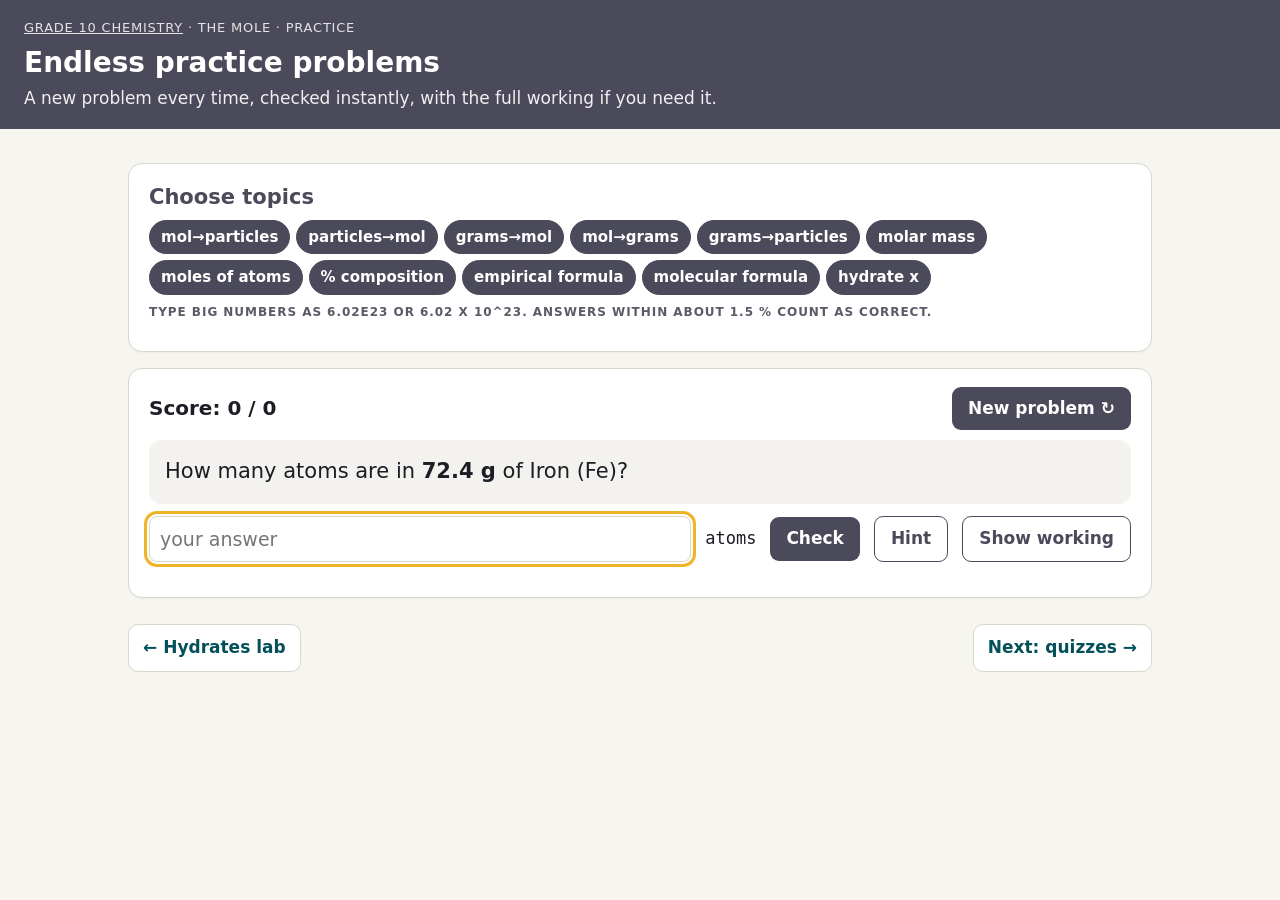
<file: Grade 10 Chemistry/8-practice.html>
<!DOCTYPE html>
<html lang="en"><head><meta charset="utf-8"><meta name="viewport" content="width=device-width,initial-scale=1">
<title>8 · Practice problems — Grade 10 Chemistry</title>
<link rel="stylesheet" href="assets/style.css"><style>:root{--accent:#4a4a5a}
.qbox{font-size:21px;background:#f3f2ee;border-radius:12px;padding:16px}
.score{font-size:20px;font-weight:700}
</style></head><body>
<header class="top"><div class="crumb"><a href="index.html">Grade 10 Chemistry</a> · The Mole · Practice</div>
<h1>Endless practice problems</h1><p>A new problem every time, checked instantly, with the full working if you need it.</p></header>
<main>
<section class="card"><h2>Choose topics</h2>
<div class="chips" id="topics"></div>
<p class="tag" style="margin-top:8px">Type big numbers as 6.02e23 or 6.02 x 10^23. Answers within about 1.5 % count as correct.</p></section>
<section class="card">
<div class="row" style="justify-content:space-between"><span class="score" id="score">Score: 0 / 0</span><button id="new">New problem ↻</button></div>
<div class="qbox" id="q" style="margin-top:10px"></div>
<div class="row" style="margin-top:12px"><input type="text" id="ans" style="flex:1 1 220px;font-size:19px" placeholder="your answer"><span id="unit" class="mono"></span><button id="check">Check</button><button class="ghost" id="hint">Hint</button><button class="ghost" id="sol">Show working</button></div>
<p id="fb"></p><ol class="steps" id="steps"></ol></section>
<footer class="nav"><a href="7-hydrates-lab.html">← Hydrates lab</a><a href="9-quizzes.html">Next: quizzes →</a></footer>
</main>
<script src="assets/common.js"></script>
<script>
const R=(a,b,d=2)=>+(a+Math.random()*(b-a)).toFixed(d);
const pick=a=>a[Math.floor(Math.random()*a.length)];
const ELS=['C','O','Na','Mg','Al','S','Cl','K','Ca','Fe','Cu','Zn','Ag','Ne','Ar'];
const CMP=['H2O','CO2','NaCl','NH3','CH4','C6H12O6','CaCO3','MgBr2','Ca(OH)2','K2CrO4','Al2O3','H2SO4','Fe2O3','NaOH','C2H6O'];
const mm=f=>molarMass(parseFormula(f));
const fmtF=f=>sub(f);
const T={
 'mol→particles':()=>{const e=pick(ELS),n=R(0.1,12,2);return{q:`How many atoms are in <b>${n} mol</b> of ${ELEMENTS[e].n} (${e})?`,a:n*NA,u:'atoms',hint:'Moles on the bottom: × 6.02 × 10²³ / 1 mol.',s:[`${n} mol × <span class="frac"><span>6.02 × 10<sup>23</sup> atoms</span><span>1 mol</span></span>`,`= ${n} × 6.02 × 10<sup>23</sup> = <b>${sci(n*NA)} atoms</b>`]};},
 'particles→mol':()=>{const f=pick(['H2O','CO2','CH4','NH3']),m=R(1.1,9.9,2),e=21+Math.floor(Math.random()*5),v=m*10**e;return{q:`Convert <b>${m} × 10<sup>${e}</sup></b> molecules of ${fmtF(f)} to moles.`,a:v/NA,u:'mol',hint:'Particles on the bottom: × 1 mol / 6.02 × 10²³.',s:[`${m} × 10<sup>${e}</sup> × <span class="frac"><span>1 mol</span><span>6.02 × 10<sup>23</sup></span></span>`,`Divide fronts: ${m} ÷ 6.02 = ${sig(m/6.02,4)}; powers: 10<sup>${e}</sup> ÷ 10<sup>23</sup> = 10<sup>${e-23}</sup>`,`= <b>${sci(v/NA)} mol</b>`]};},
 'grams→mol':()=>{const e=pick(ELS),g=R(2,150,1),M=ELEMENTS[e].m;return{q:`How many moles are in <b>${g} g</b> of ${ELEMENTS[e].n} (${e})?`,a:g/M,u:'mol',hint:`Molar mass of ${e} is ${M} g/mol. Grams go on the bottom.`,s:[`Molar mass ${e} = ${M} g/mol`,`${g} g × <span class="frac"><span>1 mol</span><span>${M} g</span></span> = ${g} ÷ ${M} = <b>${sig(g/M,3)} mol</b>`]};},
 'mol→grams':()=>{const f=pick(CMP),n=R(0.1,5,2),M=mm(f);return{q:`What is the mass of <b>${n} mol</b> of ${fmtF(f)}?`,a:n*M,u:'g',hint:'First find the molar mass of the compound, then multiply.',s:[`Molar mass ${fmtF(f)} = ${M.toFixed(2)} g/mol`,`${n} mol × <span class="frac"><span>${M.toFixed(2)} g</span><span>1 mol</span></span> = <b>${sig(n*M,3)} g</b>`]};},
 'grams→particles':()=>{const e=pick(ELS),g=R(1,100,1),M=ELEMENTS[e].m;return{q:`How many atoms are in <b>${g} g</b> of ${ELEMENTS[e].n} (${e})?`,a:g/M*NA,u:'atoms',hint:'Two steps: grams → moles → atoms. No shortcut!',s:[`${g} g ÷ ${M} g/mol = ${sig(g/M,4)} mol`,`${sig(g/M,4)} mol × 6.02 × 10<sup>23</sup> = <b>${sci(g/M*NA)} atoms</b>`]};},
 'molar mass':()=>{const f=pick(CMP),c=parseFormula(f),M=molarMass(c);return{q:`Calculate the molar mass of <b>${fmtF(f)}</b>.`,a:M,u:'g/mol',hint:'Add up subscript × atomic mass for each element. Brackets multiply.',s:[...Object.keys(c).map(e=>`${c[e]} × ${ELEMENTS[e].m} (${e}) = ${(c[e]*ELEMENTS[e].m).toFixed(3)}`),`Total = <b>${M.toFixed(2)} g/mol</b>`]};},
 'moles of atoms':()=>{const f=pick(CMP.filter(x=>Object.keys(parseFormula(x)).length>1)),c=parseFormula(f),e=pick(Object.keys(c)),n=R(0.2,4,2);return{q:`How many moles of <b>${e}</b> atoms are in <b>${n} mol</b> of ${fmtF(f)}?`,a:n*c[e],u:`mol ${e}`,hint:`Read the subscript of ${e} in the formula (watch brackets).`,s:[`One ${fmtF(f)} contains ${c[e]} ${e}`,`${n} × ${c[e]} = <b>${sig(n*c[e],3)} mol ${e}</b>`]};},
 '% composition':()=>{const f=pick(CMP.filter(x=>Object.keys(parseFormula(x)).length>1)),c=parseFormula(f),e=pick(Object.keys(c)),M=molarMass(c),p=c[e]*ELEMENTS[e].m/M*100;return{q:`What is the percent by mass of <b>${e}</b> in ${fmtF(f)}?`,a:p,u:'%',hint:'(mass of the element in 1 mol ÷ molar mass) × 100.',s:[`Molar mass = ${M.toFixed(2)} g/mol`,`Mass of ${e} = ${c[e]} × ${ELEMENTS[e].m} = ${(c[e]*ELEMENTS[e].m).toFixed(2)} g`,`${(c[e]*ELEMENTS[e].m).toFixed(2)} ÷ ${M.toFixed(2)} × 100 = <b>${p.toFixed(1)} %</b>`]};},
 'empirical formula':()=>{const set=pick([['CH2O'],['CH2'],['NO2'],['Fe2O3'],['Al2O3'],['CH4'],['C2H5'],['P2O5'],['N2O'],['CO2'],['NH3']])[0],c=parseFormula(set),M=molarMass(c);const pcts=Object.keys(c).map(e=>[e,+(c[e]*ELEMENTS[e].m/M*100).toFixed(1)]);
   const mol=pcts.map(([e,p])=>p/ELEMENTS[e].m),sm=Math.min(...mol);return{q:`A compound is ${pcts.map(([e,p])=>`<b>${p} % ${e}</b>`).join(', ')} by mass. What is its empirical formula?`,a:set,text:true,u:'',hint:'Assume 100 g → grams → moles → divide by the smallest → fix to whole numbers.',s:[`100 g sample: ${pcts.map(([e,p])=>`${p} g ${e}`).join(', ')}`,`Moles: ${pcts.map(([e,p],i)=>`${e} ${sig(mol[i],4)}`).join(', ')}`,`÷ smallest (${sig(sm,4)}): ${pcts.map(([e],i)=>`${e} ${(mol[i]/sm).toFixed(2)}`).join(', ')}`,`Whole numbers → <b>${sub(set)}</b>`]};},
 'molecular formula':()=>{const [ef,n]=pick([['CH2O',6],['CH',6],['CH2',4],['NO2',2],['C2H3O2',2],['CH2O',2],['C2H5',2],['P2O5',2],['HO',2]]),c=parseFormula(ef),em=molarMass(c),M=+(em*n).toFixed(1);const mf=Object.entries(c).map(([e,k])=>e+(k*n>1?k*n:'')).join('');return{q:`A compound has empirical formula <b>${sub(ef)}</b> and molar mass <b>${M} g/mol</b>. What is its molecular formula?`,a:mf,text:true,u:'',hint:'n = molar mass ÷ empirical-formula mass. Multiply every subscript by n.',s:[`Empirical-formula mass = ${em.toFixed(2)} g/mol`,`n = ${M} ÷ ${em.toFixed(2)} = ${(M/em).toFixed(2)} → ${n}`,`<b>${sub(mf)}</b>`]};},
 'hydrate x':()=>{const [f,x]=pick([['CuSO4',5],['BaCl2',2],['MgSO4',7],['CoCl2',6],['CaCl2',2],['Na2CO3',10]]),S=mm(f),m0=R(2,8,2),m1=+(m0*S/(S+x*18.02)).toFixed(2),w=m0-m1;return{q:`A ${m0.toFixed(2)} g sample of ${sub(f)}·xH₂O is heated to constant mass: <b>${m1.toFixed(2)} g</b> remain. Find x. (${sub(f)} = ${S.toFixed(2)} g/mol)`,a:x,u:'',int:true,hint:'Water lost = before − after. Then x = mol water ÷ mol dry salt.',s:[`Water = ${m0.toFixed(2)} − ${m1.toFixed(2)} = ${w.toFixed(2)} g → ${w.toFixed(2)} ÷ 18.02 = ${sig(w/18.02,3)} mol`,`Salt = ${m1.toFixed(2)} ÷ ${S.toFixed(2)} = ${sig(m1/S,3)} mol`,`x = ${sig(w/18.02,3)} ÷ ${sig(m1/S,3)} = ${(w/18.02/(m1/S)).toFixed(2)} → <b>${x}</b>`]};}
};
let on=new Set(Object.keys(T)), P=null, right=0, total=0, answered=false;
$('#topics').innerHTML=Object.keys(T).map(k=>`<button class="chip sel" data-k="${k}">${k}</button>`).join('');
$$('#topics .chip').forEach(b=>b.onclick=()=>{ b.classList.toggle('sel'); b.classList.contains('sel')?on.add(b.dataset.k):on.delete(b.dataset.k); if(!on.size){on.add(b.dataset.k);b.classList.add('sel');} });
function parseAns(s){ s=s.trim().replace(/,/g,'').replace(/\s*[x×*]\s*10\s*\^?\s*/i,'e').replace(/\s/g,''); return parseFloat(s); }
function normF(s){ return normalizeFormula(s).toUpperCase(); }
function next(){ P=T[pick([...on])](); answered=false; $('#q').innerHTML=P.q; $('#unit').textContent=P.u; $('#ans').value=''; $('#fb').innerHTML=''; $('#steps').innerHTML=''; $('#ans').focus(); }
$('#new').onclick=next;
$('#check').onclick=()=>{ if(!P) return; let ok;
  if(P.text) ok=normF($('#ans').value)===normF(P.a);
  else { const v=parseAns($('#ans').value); ok=P.int?Math.round(v)===P.a&&Math.abs(v-P.a)<0.3:Math.abs(v-P.a)/Math.abs(P.a)<0.015; }
  if(!answered){ total++; if(ok) right++; answered=true; }
  $('#score').textContent=`Score: ${right} / ${total}`;
  $('#fb').innerHTML=ok?`<span class="ok">✔ Correct!</span> ${P.text?sub(P.a):sci(P.a,3)+' '+P.u}`:`<span class="bad">✘ Not yet.</span> Try the hint, or show the working.`;
};
$('#ans').onkeydown=e=>{ if(e.key==='Enter') $('#check').click(); };
$('#hint').onclick=()=>{ if(P) $('#fb').innerHTML='💡 '+P.hint; };
$('#sol').onclick=async()=>{ if(!P) return; const L=$('#steps'); L.innerHTML=''; if(!answered){ total++; answered=true; $('#score').textContent=`Score: ${right} / ${total}`; }
  for(const s of P.s){ const li=document.createElement('li'); li.innerHTML=s; L.appendChild(li); await sleep(40); li.className='on'; await sleep(700); li.className='done'; } };
next();
</script></body></html>
</file>
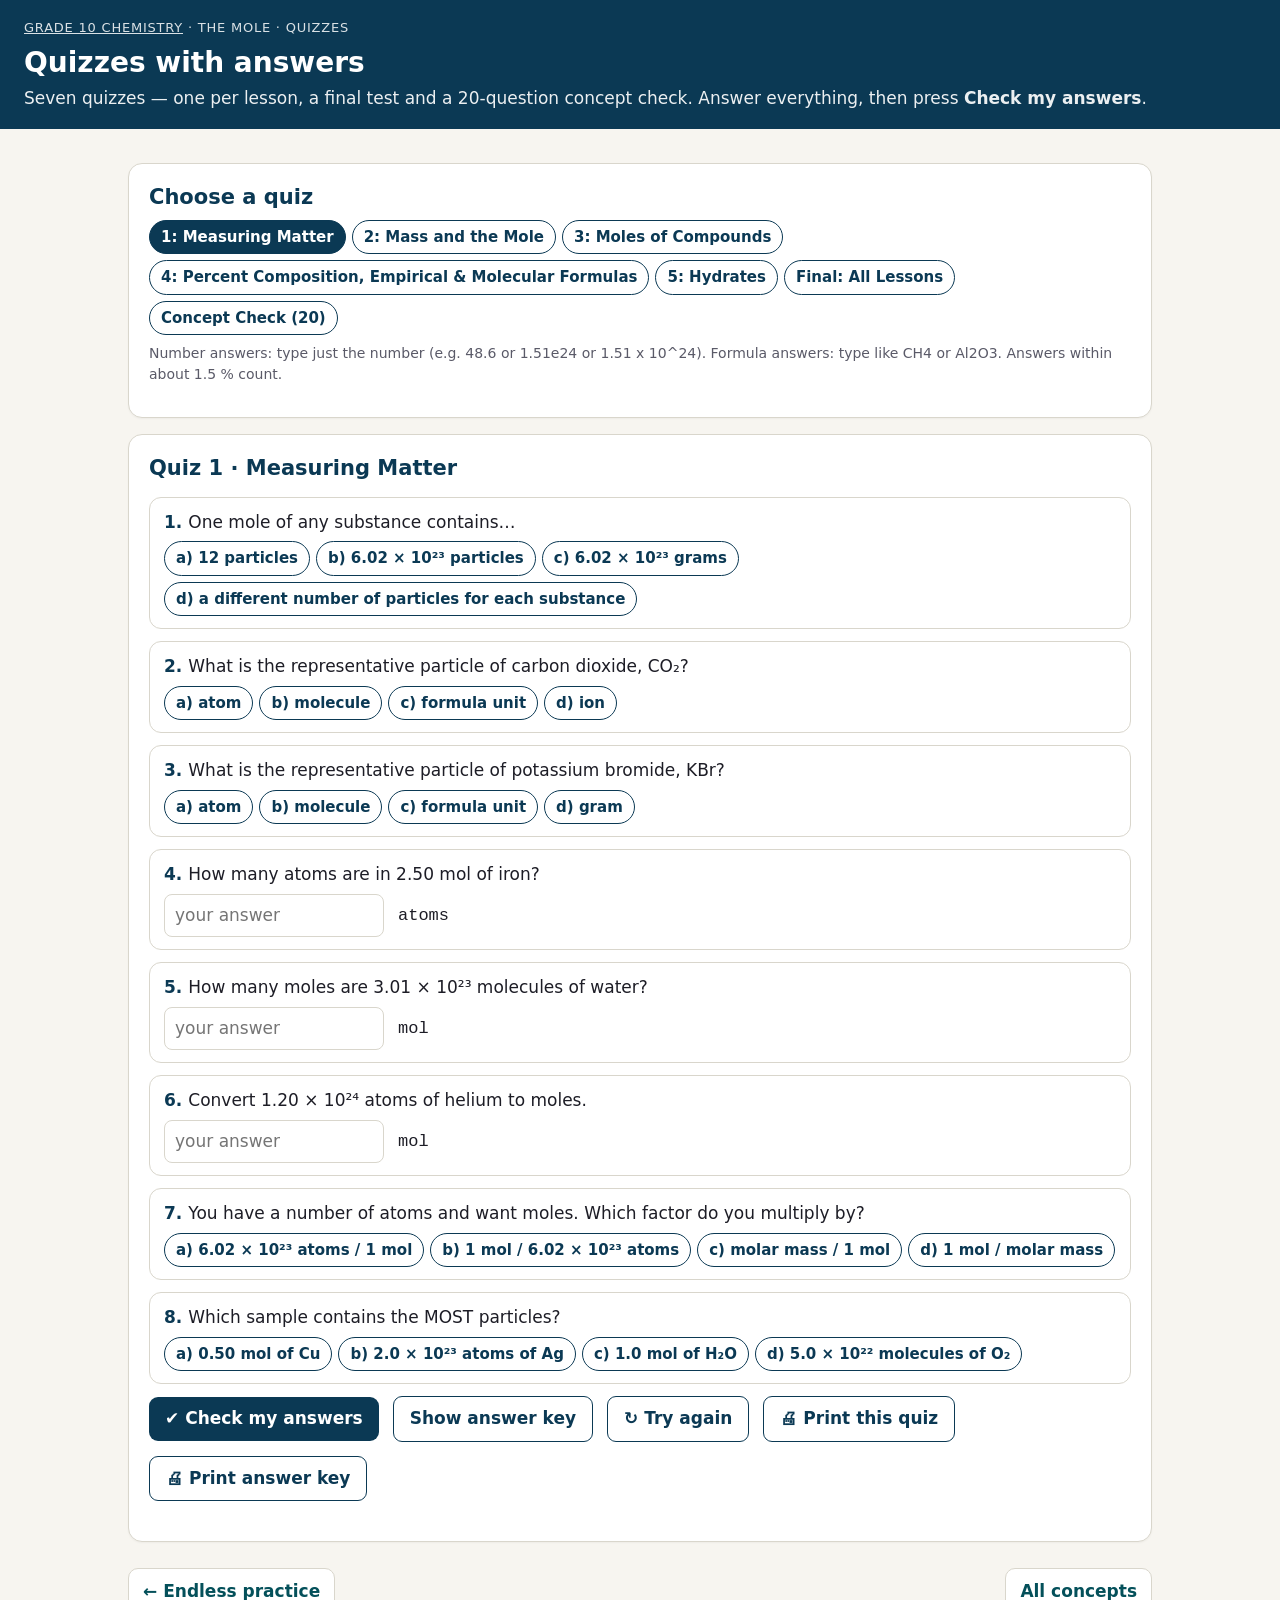
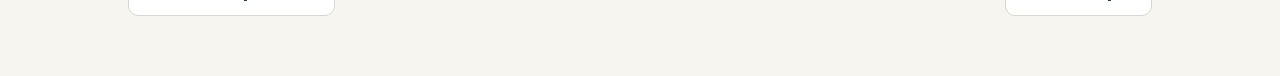
<file: Grade 10 Chemistry/9-quizzes.html>
<!DOCTYPE html>
<html lang="en"><head><meta charset="utf-8"><meta name="viewport" content="width=device-width,initial-scale=1">
<title>9 · Quizzes — Grade 10 Chemistry</title>
<link rel="stylesheet" href="assets/style.css"><style>:root{--accent:#4a4a5a}
.qq{border:1.5px solid var(--line);border-radius:12px;padding:12px 14px;margin:12px 0;background:#fff;page-break-inside:avoid}
.qq.right{border-color:#2f5a1c;background:#f3f9f0}.qq.wrong{border-color:#8f3520;background:#fdf3f1}
.qn{font-weight:800;color:var(--accent);margin-right:6px}
.mark{font-weight:800;margin-left:6px}
.expl{margin-top:8px;padding:8px 10px;border-radius:8px;background:#f3f2ee;display:none}
.show .expl{display:block}
.keyans{display:none;margin-top:6px;color:#2f5a1c;font-weight:700}
.showkey .keyans{display:block}
.result{font-size:22px;font-weight:800}
.best{font-size:14px;color:var(--muted)}
.printonly{display:none}
.blank{border-bottom:1px dotted #888;height:24px;margin-top:6px}
@media print{
  header.top,footer.nav,.noprint{display:none!important}
  body{background:#fff;font-size:12pt} main{max-width:none;padding:0}
  .card{border:0;box-shadow:none;padding:0;margin:8px 0}
  .qq{border:1px solid #ccc}
  .printonly{display:block}
  .chip{border:1px solid #888;color:#111;background:#fff!important}
  .pagebreak{page-break-before:always}
  body.booklet{font-size:11pt}
  .booklet .qq{padding:6px 10px;margin:6px 0}
  .booklet .blank{height:18px}
  .booklet h2{margin:4px 0}
}
</style></head><body>
<header class="top" id="hdr"><div class="crumb"><a href="index.html">Grade 10 Chemistry</a> · The Mole · Quizzes</div>
<h1>Quizzes with answers</h1><p>Seven quizzes — one per lesson, a final test and a 20-question concept check. Answer everything, then press <b>Check my answers</b>.</p></header>
<main id="main">
<section class="card noprint"><h2>Choose a quiz</h2><div class="chips" id="pick"></div>
<p style="margin-top:8px;font-size:14px;color:var(--muted)">Number answers: type just the number (e.g. 48.6 or 1.51e24 or 1.51 x 10^24). Formula answers: type like CH4 or Al2O3. Answers within about 1.5 % count.</p></section>
<section class="card" id="quizcard">
<h2 id="qtitle"></h2>
<div class="printonly">Name: ____________________ &nbsp; Date: __________ &nbsp; Score: ____ / <span id="pcount"></span></div>
<div id="qs"></div>
<div class="row noprint" style="margin-top:10px"><button id="check">✔ Check my answers</button><button class="ghost" id="key">Show answer key</button><button class="ghost" id="again">↻ Try again</button><button class="ghost" id="print">🖨 Print this quiz</button><button class="ghost" id="printkey">🖨 Print answer key</button></div>
<p class="result noprint" id="result"></p><p class="best noprint" id="best"></p>
</section>
<footer class="nav"><a href="8-practice.html">← Endless practice</a><a href="index.html">All concepts</a></footer>
</main>
<script src="assets/common.js"></script>
<script src="assets/quizzes.js"></script>
<script>
const REVIEW={L1:['1-how-big-is-a-mole.html','2-particles-and-moles.html'],L2:['3-mole-map.html'],L3:['4-moles-of-compounds.html'],L4:['5-percent-composition.html','6-empirical-molecular.html'],L5:['7-hydrates-lab.html'],F:['8-practice.html'],C:['3-mole-map.html','6-empirical-molecular.html','8-practice.html']};
const LETTERS='abcd';
let cur=QUIZZES[0];
function keyText(q){ if(q.t==='mc') return `${LETTERS[q.a]}) ${q.o[q.a]}`; if(q.t==='f') return sub(q.a); return (q.int?q.a:sci(q.a,3))+(q.u?' '+q.u:''); }
function qHTML(q,i,qid,printBlank){
  let inp='';
  if(q.t==='mc') inp=`<div class="chips" style="margin-top:6px">${q.o.map((o,j)=>`<button class="chip" data-i="${i}" data-j="${j}">${LETTERS[j]}) ${o}</button>`).join('')}</div>`;
  else inp=`<div class="row noprint" style="margin-top:6px"><input type="text" id="${qid}a${i}" placeholder="${q.t==='f'?'formula, e.g. CH4':'your answer'}" style="width:220px"> <span class="mono">${q.u||''}</span></div>${printBlank?'<div class="printonly blank"></div>':''}`;
  return `<div class="qq" id="${qid}q${i}"><span class="qn">${i+1}.</span>${q.q}<span class="mark"></span>${inp}<div class="keyans">Answer: ${keyText(q)}</div><div class="expl">${q.e}</div></div>`;
}
function render(){
  $('#qtitle').textContent=cur.title; $('#qtitle').style.color=cur.color; document.documentElement.style.setProperty('--accent',cur.color);
  $('#pcount').textContent=cur.qs.length;
  $('#qs').innerHTML=cur.qs.map((q,i)=>qHTML(q,i,'x',true)).join('');
  $('#result').innerHTML=''; $('#quizcard').classList.remove('show','showkey'); $('#key').textContent='Show answer key';
  $$('#qs .chip').forEach(b=>b.onclick=()=>{ $$(`#qs .chip[data-i="${b.dataset.i}"]`).forEach(c=>c.classList.remove('sel')); b.classList.add('sel'); });
  $$('#pick .chip').forEach(c=>c.classList.toggle('sel',c.dataset.id===cur.id));
  showBest();
}
function parseAns(s){ s=String(s).trim().replace(/,/g,'').replace(/\s*[x×*]\s*10\s*\^?\s*/i,'e').replace(/\s/g,''); return parseFloat(s); }
function isRight(q,i){
  if(q.t==='mc'){ const s=$(`#qs .chip.sel[data-i="${i}"]`); return s?+s.dataset.j===q.a:false; }
  const v=$('#xa'+i).value; if(!v.trim()) return false;
  if(q.t==='f') return normalizeFormula(v)===q.a;
  const n=parseAns(v); if(!isFinite(n)) return false;
  return q.int?Math.round(n)===q.a&&Math.abs(n-q.a)<0.3:Math.abs(n-q.a)/Math.abs(q.a)<0.015;
}
$('#check').onclick=()=>{
  let score=0;
  cur.qs.forEach((q,i)=>{ const ok=isRight(q,i); if(ok) score++; const el=$('#xq'+i); el.classList.toggle('right',ok); el.classList.toggle('wrong',!ok);
    el.querySelector('.mark').innerHTML=ok?'<span class="ok">✔</span>':'<span class="bad">✘</span>';
    if(q.t==='mc'){ $$(`#qs .chip[data-i="${i}"]`).forEach(c=>{ if(+c.dataset.j===q.a) c.style.borderWidth='3px'; }); }
  });
  $('#quizcard').classList.add('show','showkey');
  const n=cur.qs.length, pct=Math.round(score/n*100);
  const msg=pct===100?'Perfect! 🌟':pct>=75?'Great work!':pct>=50?'Good start — read the explanations for the ones you missed.':'Keep going — review the pages below, then try again.';
  $('#result').innerHTML=`Score: ${score} / ${n} (${pct} %) — ${msg}`+(pct<100?`<br><span style="font-size:16px;font-weight:600">Review: ${REVIEW[cur.id].map(p=>`<a href="${p}">${p.replace(/^\d-|\.html$/g,'').replace(/-/g,' ')}</a>`).join(' · ')}</span>`:'');
  try{ const k='mole-quiz-best-'+cur.id; const b=+(localStorage.getItem(k)||0); if(score>b) localStorage.setItem(k,score); }catch(e){}
  showBest();
};
function showBest(){ try{ const b=localStorage.getItem('mole-quiz-best-'+cur.id); $('#best').textContent=b?`Your best score on this quiz: ${b} / ${cur.qs.length}`:''; }catch(e){ $('#best').textContent=''; } }
$('#key').onclick=()=>{ const c=$('#quizcard'); const on=!c.classList.contains('showkey'); c.classList.toggle('showkey',on); c.classList.toggle('show',on); $('#key').textContent=on?'Hide answer key':'Show answer key'; };
$('#again').onclick=render;
$('#print').onclick=()=>{ render(); setTimeout(()=>window.print(),100); };
$('#printkey').onclick=()=>{ $('#quizcard').classList.add('show','showkey'); setTimeout(()=>window.print(),100); };
$('#pick').innerHTML=QUIZZES.map(z=>`<button class="chip" data-id="${z.id}">${z.title.replace('Quiz ','').replace(' · ',': ').replace('Final Test: ','Final: ').replace('Concept Check: 20 Questions on Every Idea','Concept Check (20)')}</button>`).join('');
$$('#pick .chip').forEach(b=>b.onclick=()=>{ cur=QUIZZES.find(z=>z.id===b.dataset.id); render(); });

// Printable booklet of every quiz + answer key: open 9-quizzes.html?print=all
if(new URLSearchParams(location.search).get('print')==='all'){
  document.body.classList.add('booklet');
  let h='<h1 style="color:#0b3954">The Mole — Quizzes</h1><p>Seven quizzes (Lessons 1–5, a final test and a 20-question concept check). Write your answers on the lines. Answer key at the end.</p>';
  QUIZZES.forEach((z,k)=>{ h+=`<section class="${k?'pagebreak':''}"><h2 style="color:${z.color}">${z.title}</h2><p>Name: ____________________ &nbsp; Score: ____ / ${z.qs.length}</p>`+z.qs.map((q,i)=>`<div class="qq"><span class="qn" style="color:${z.color}">${i+1}.</span>${q.q}${q.t==='mc'?`<div style="margin-top:4px">${q.o.map((o,j)=>`<span style="margin-right:18px">${LETTERS[j]}) ${o}</span>`).join('')}</div>`:`<div class="blank"></div>`}</div>`).join('')+'</section>'; });
  h+='<section class="pagebreak"><h1 style="color:#2f5a1c">Answer key</h1>';
  QUIZZES.forEach(z=>{ h+=`<h2 style="color:${z.color};margin-top:14px">${z.title}</h2>`+z.qs.map((q,i)=>`<div style="margin:6px 0;page-break-inside:avoid"><b>${i+1}. ${keyText(q)}</b><br><span>${q.e}</span></div>`).join(''); });
  h+='</section>';
  $('#main').innerHTML=h; $('#hdr').style.display='none';
} else render();
</script></body></html>
</file>
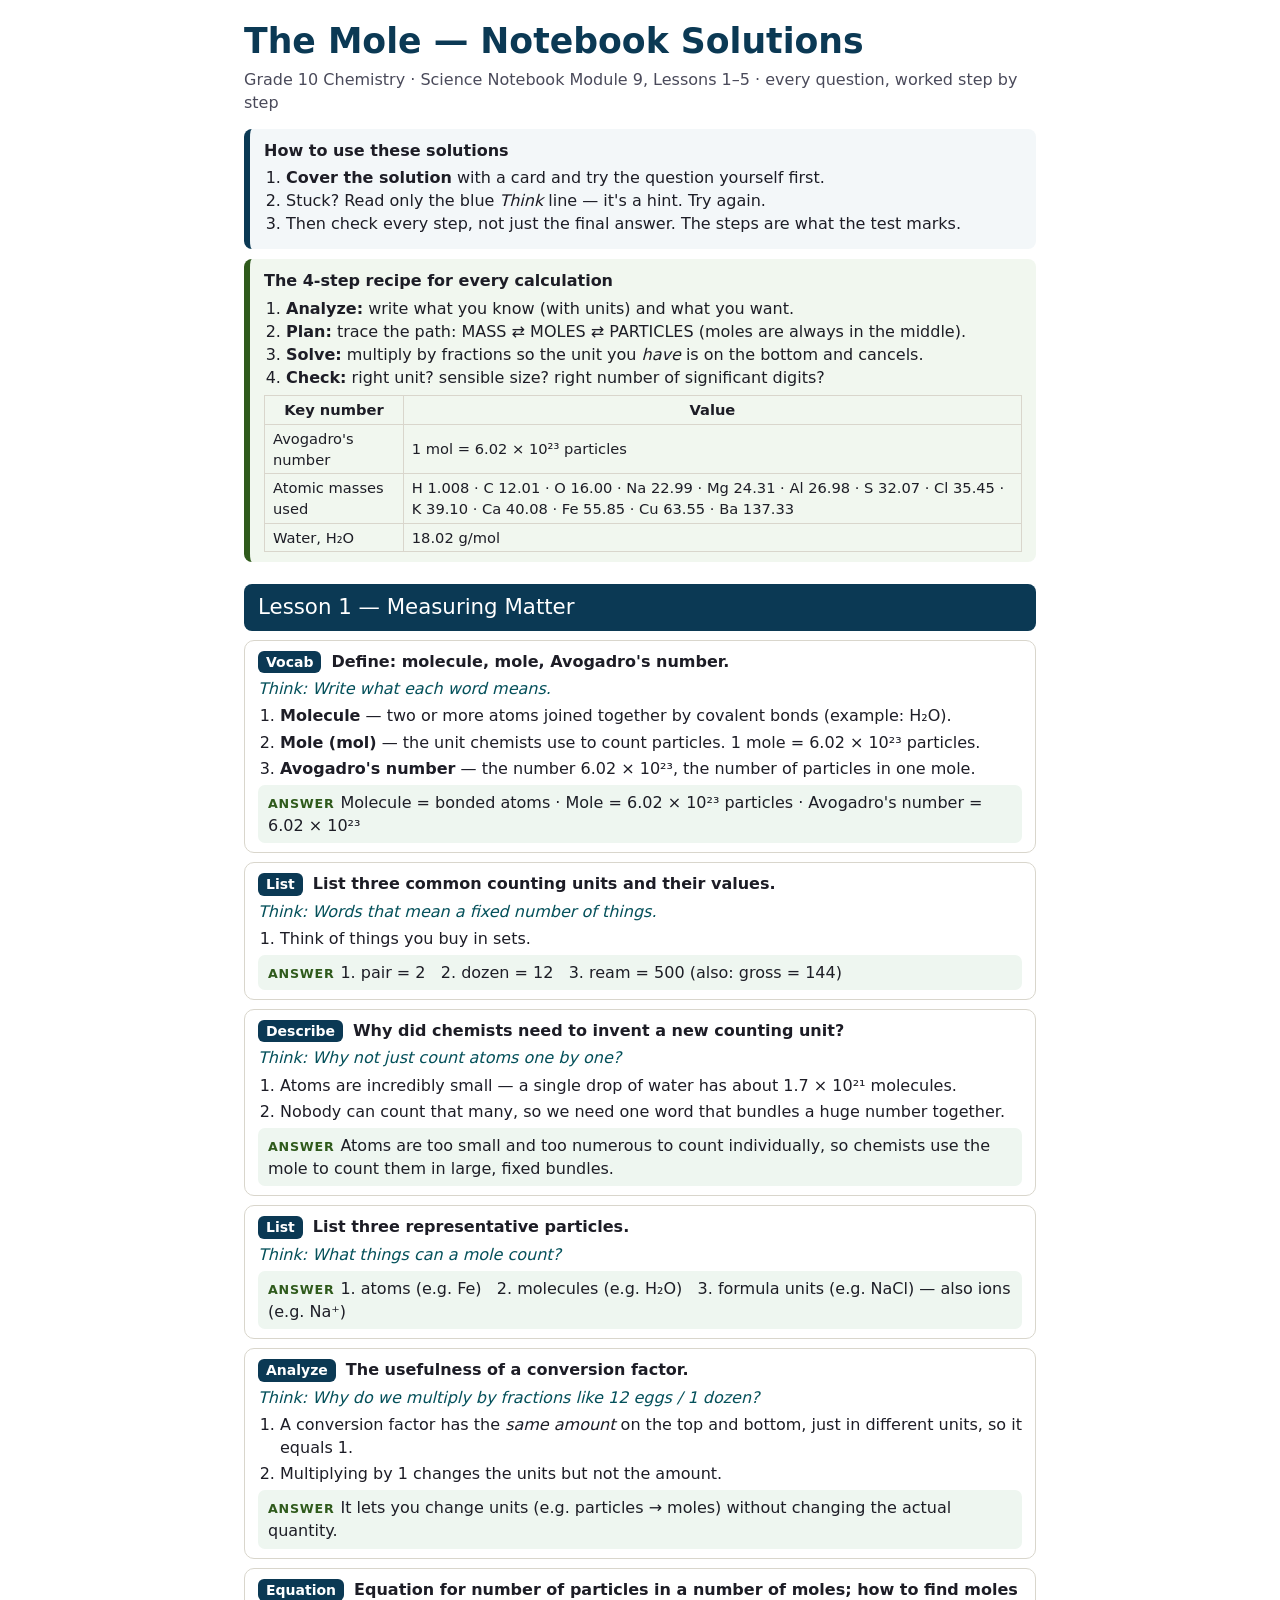
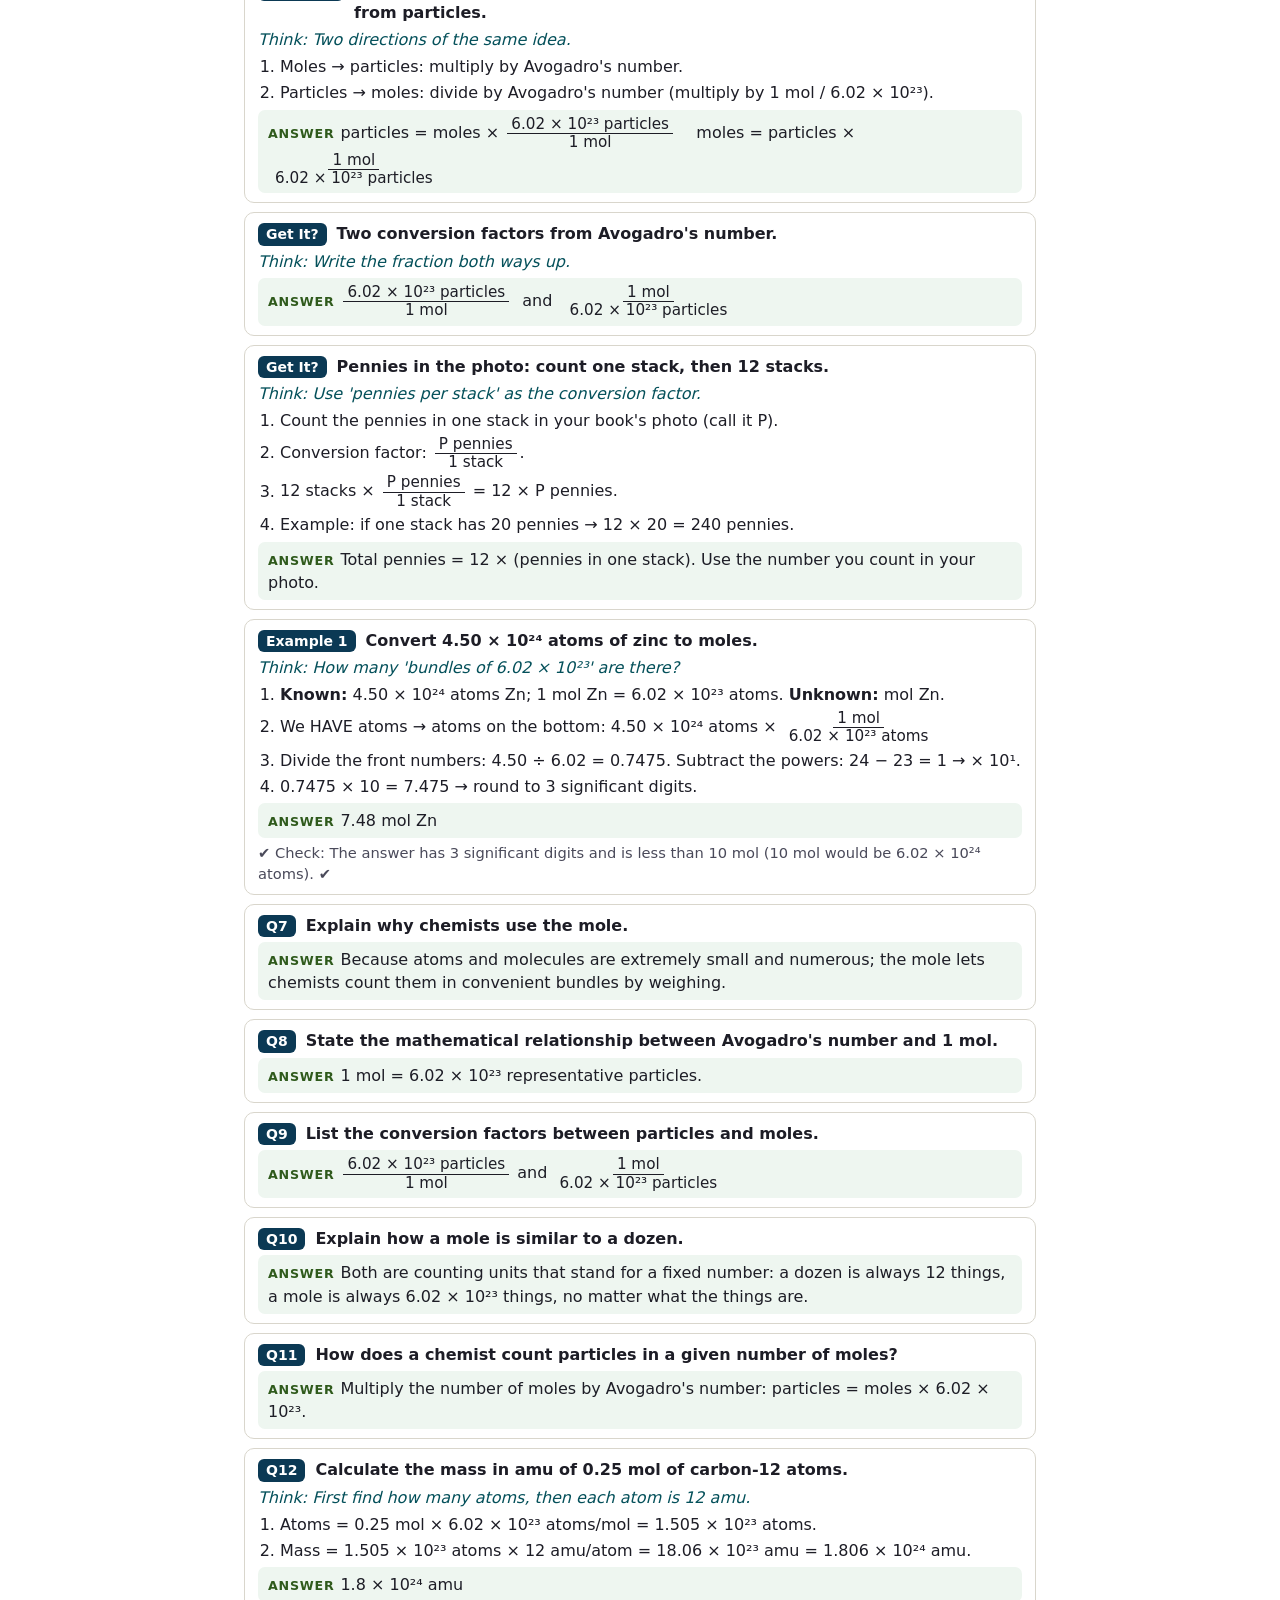
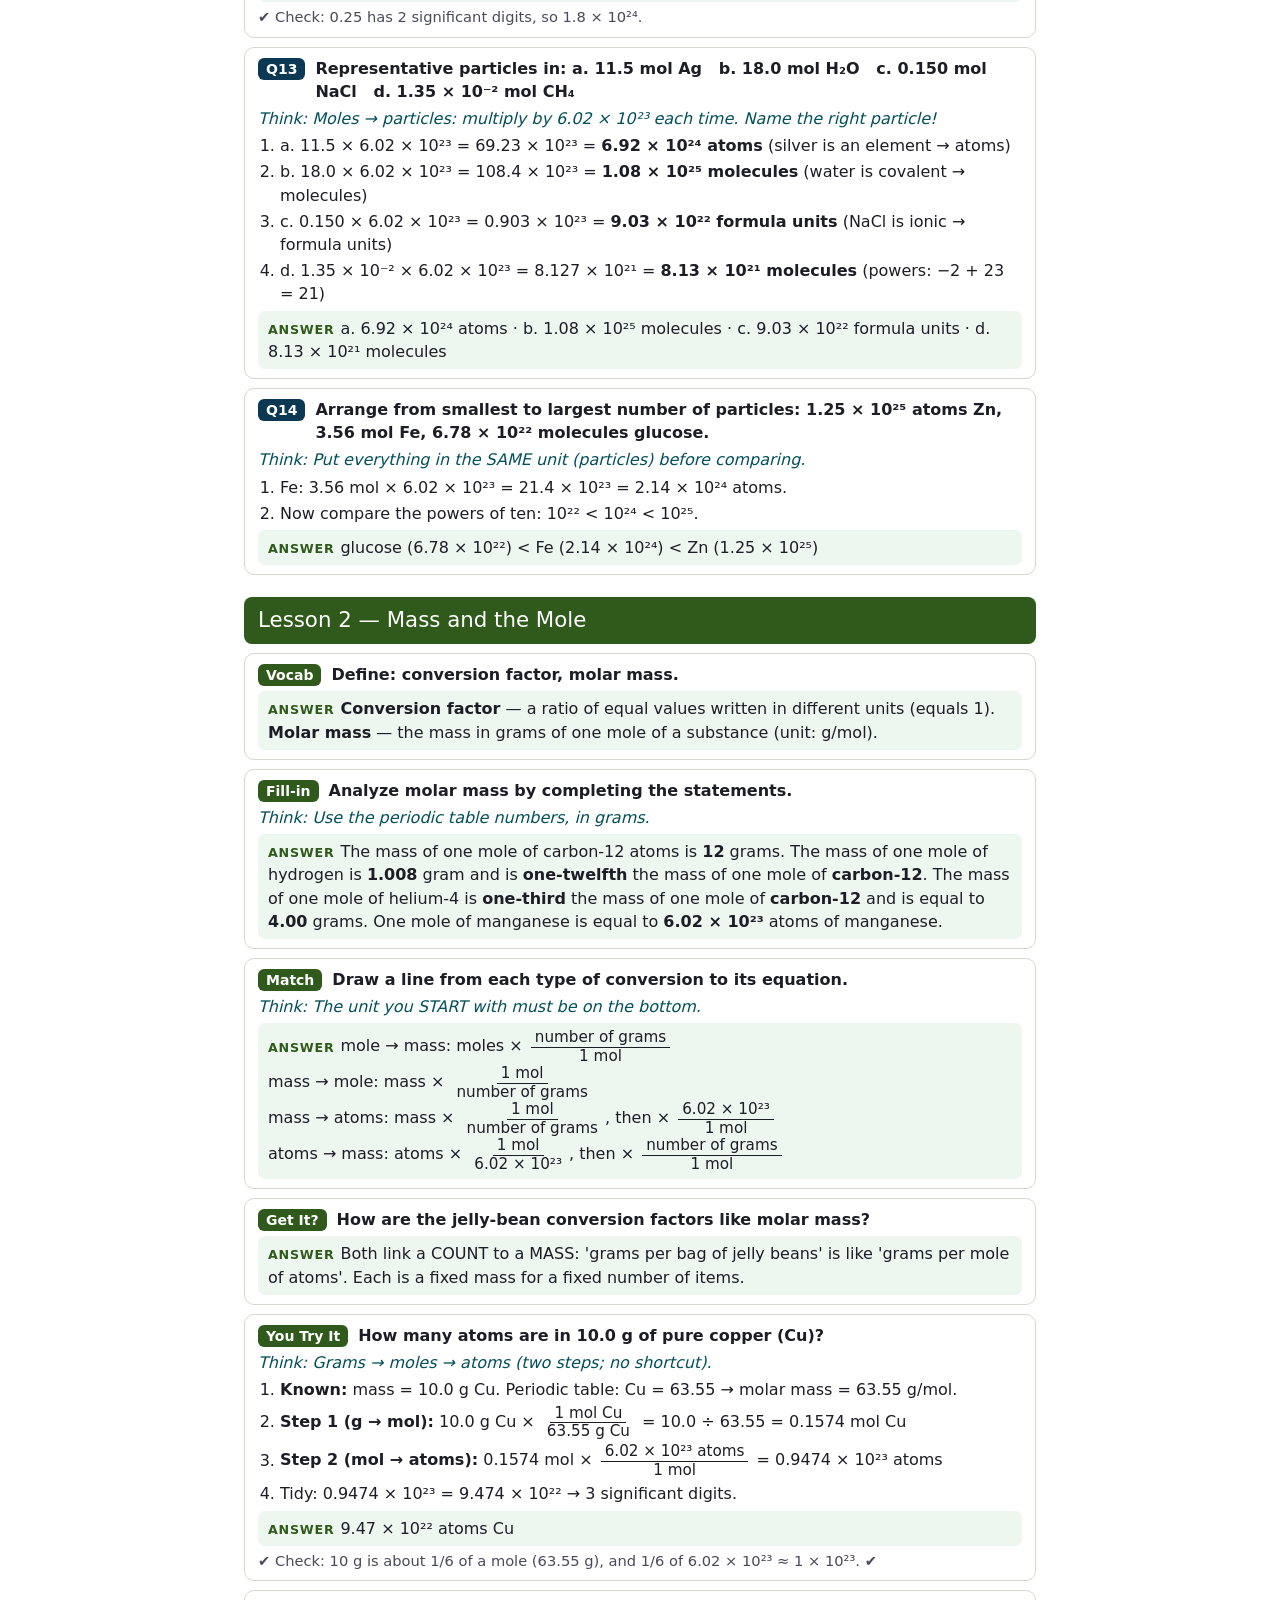
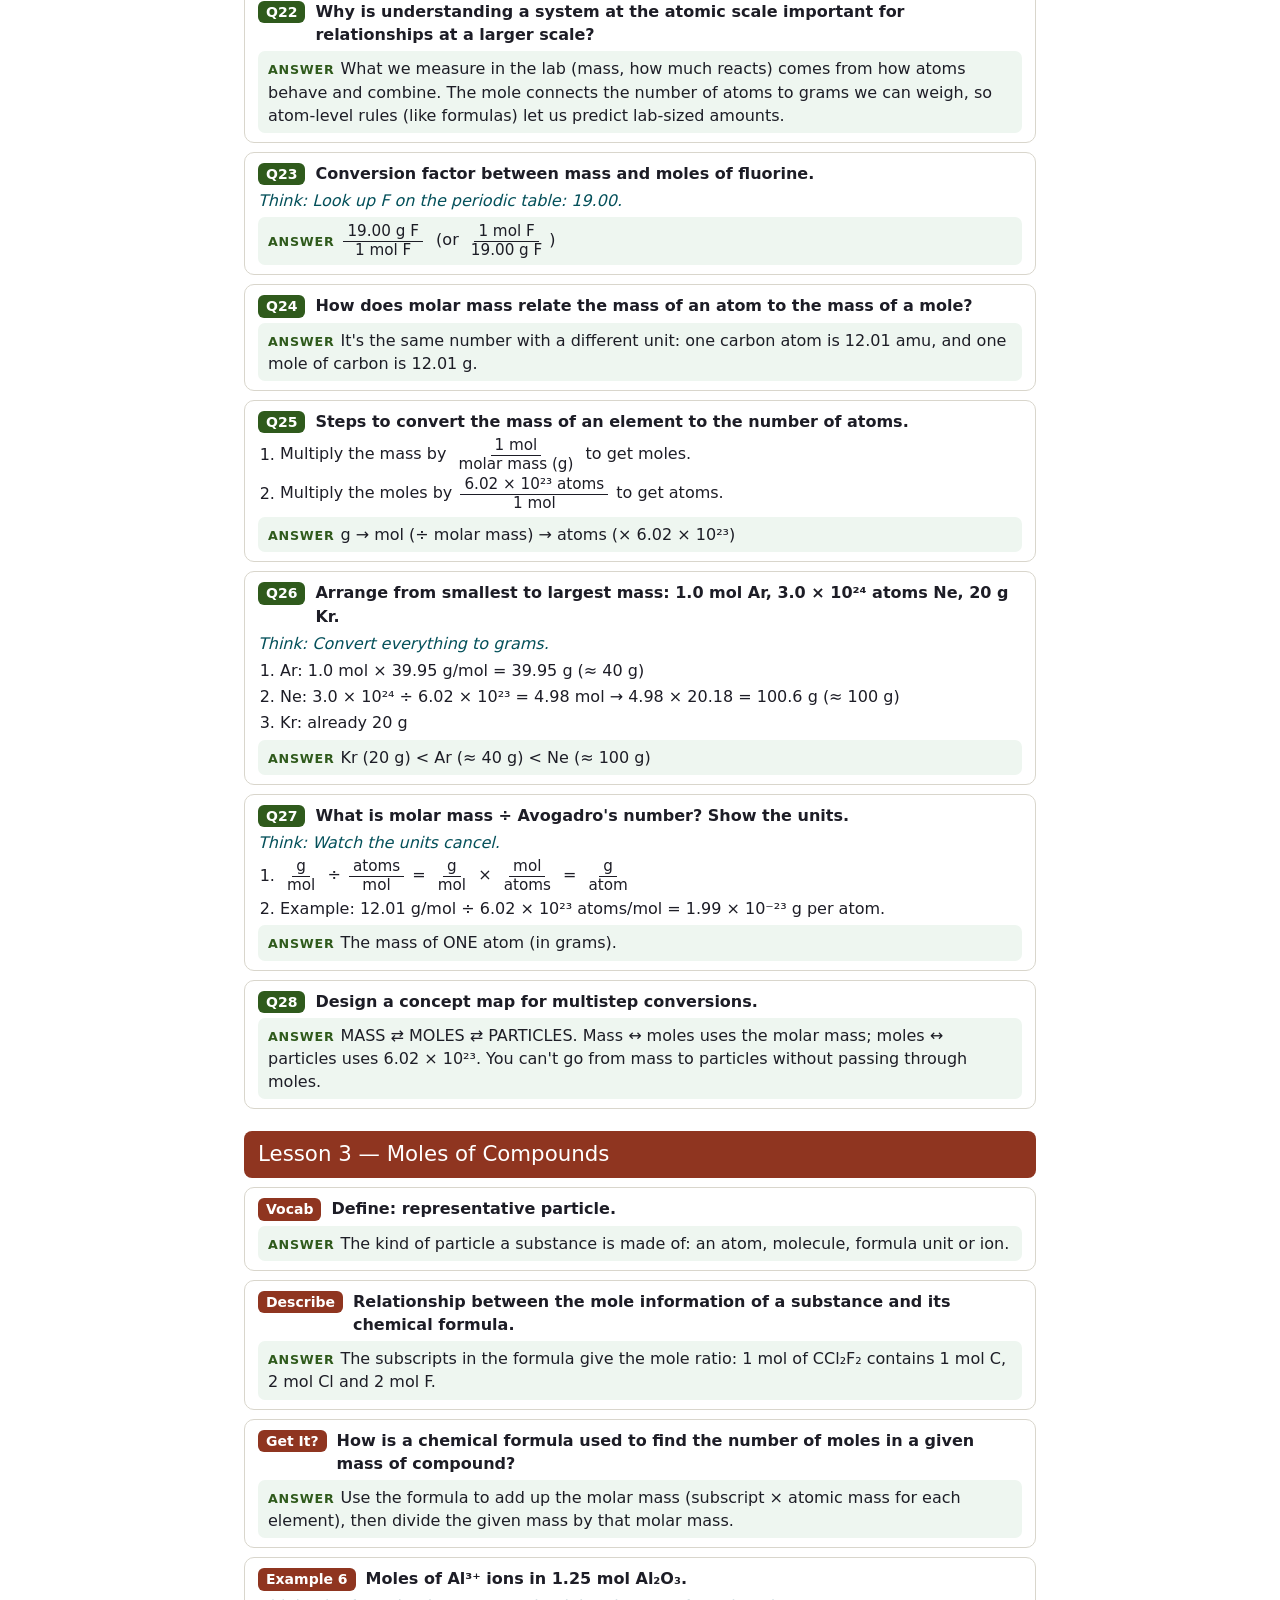
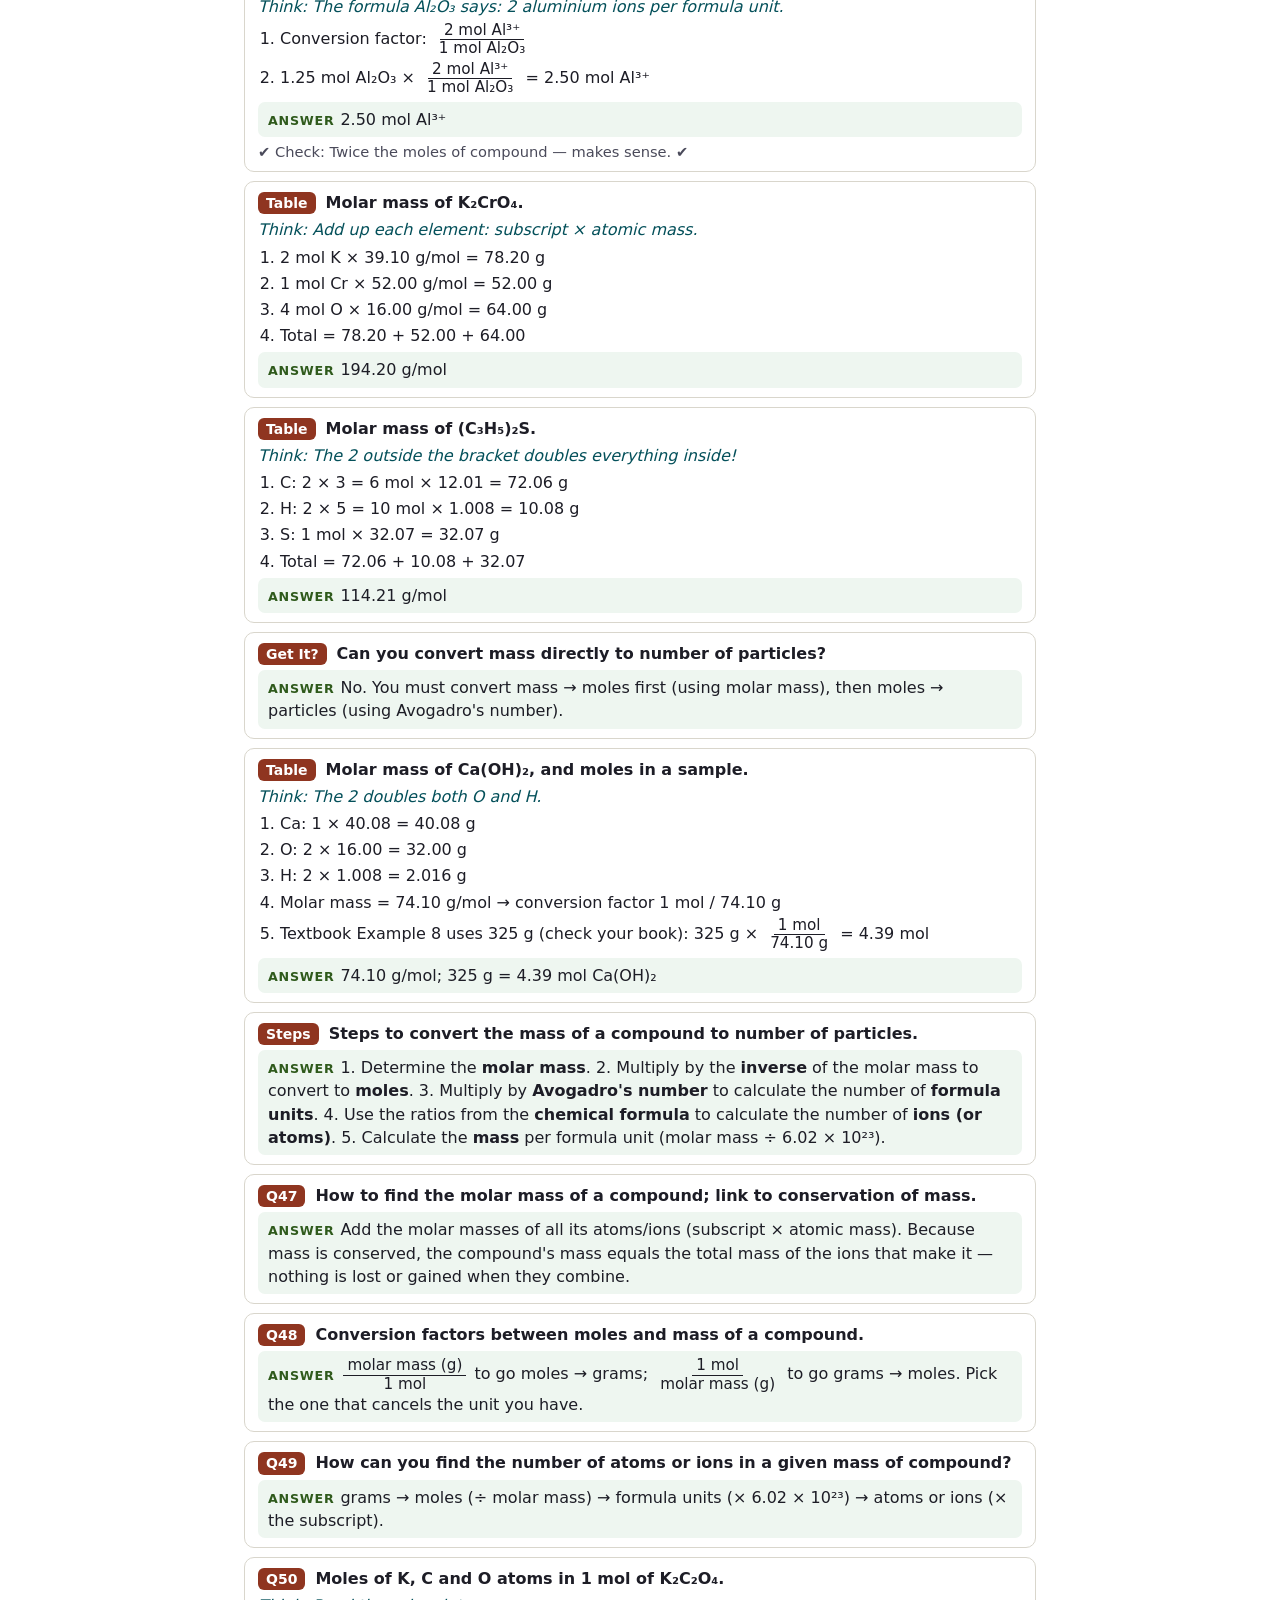
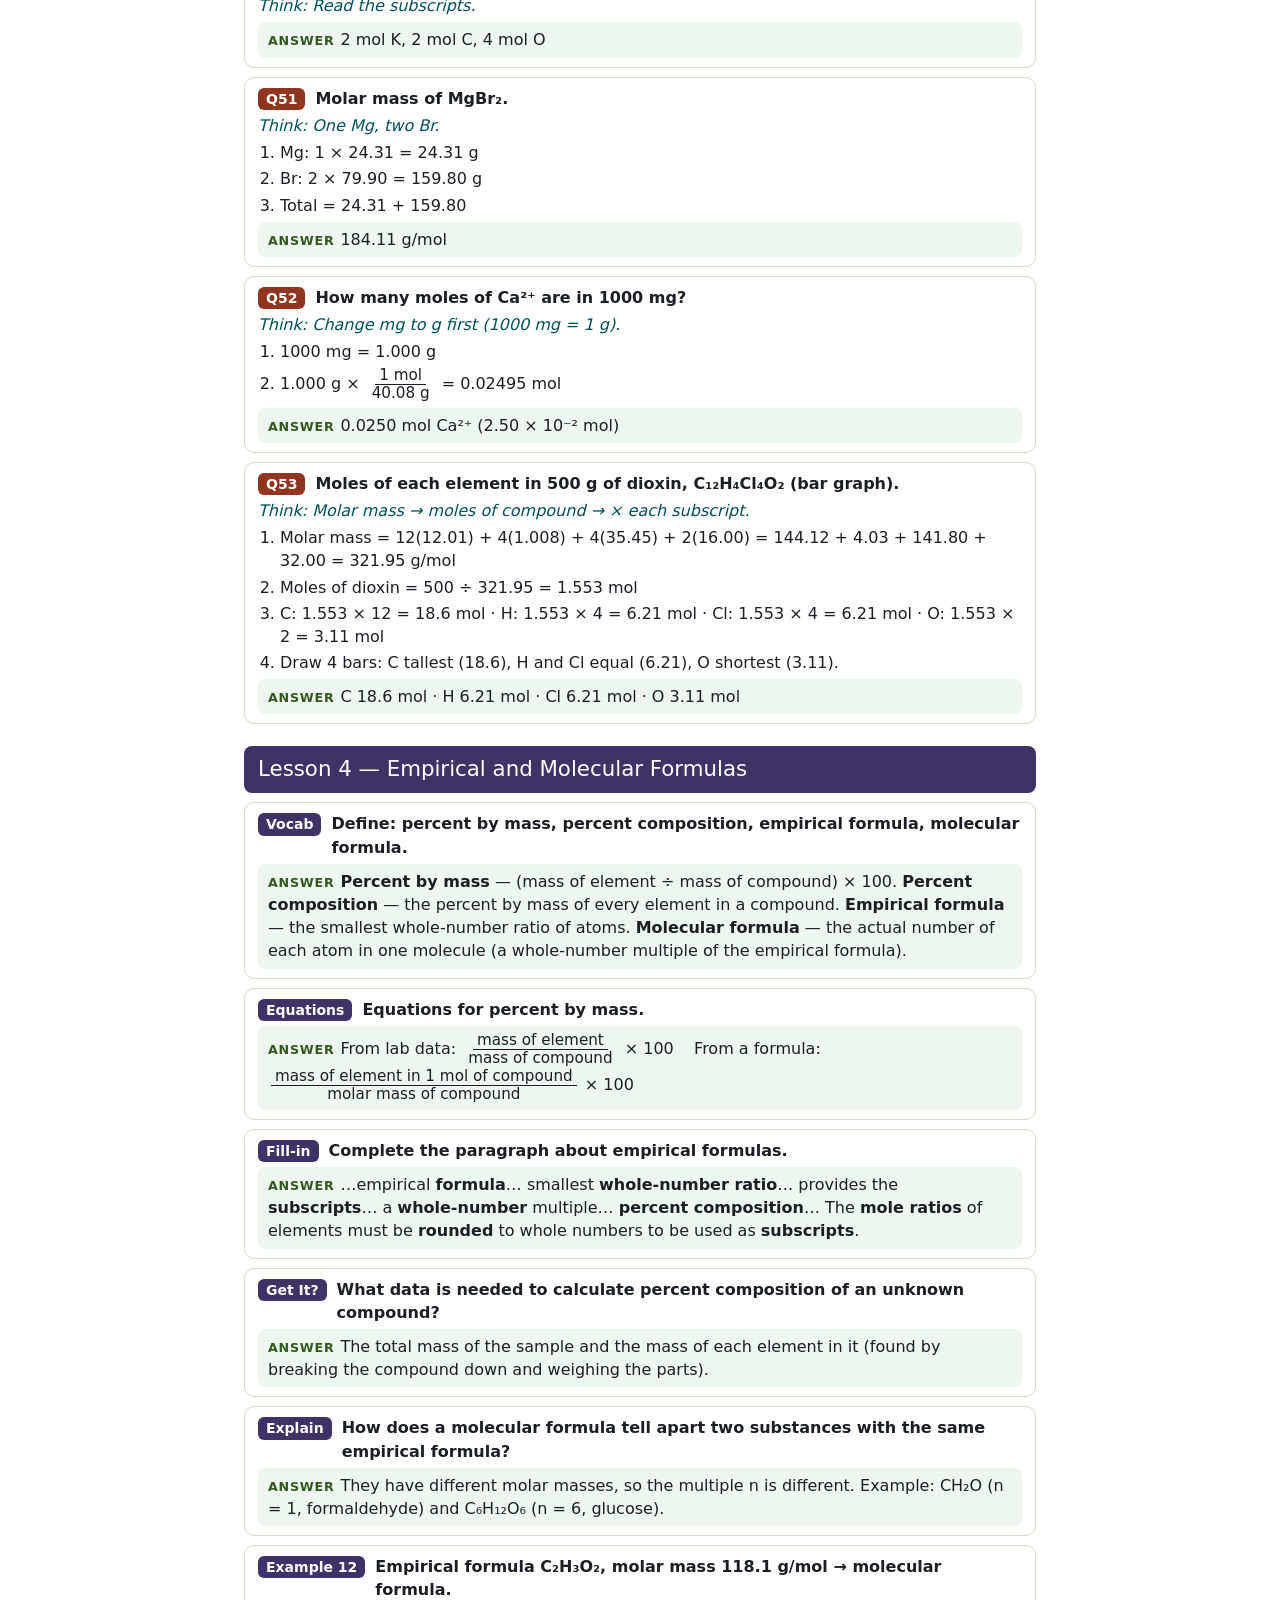
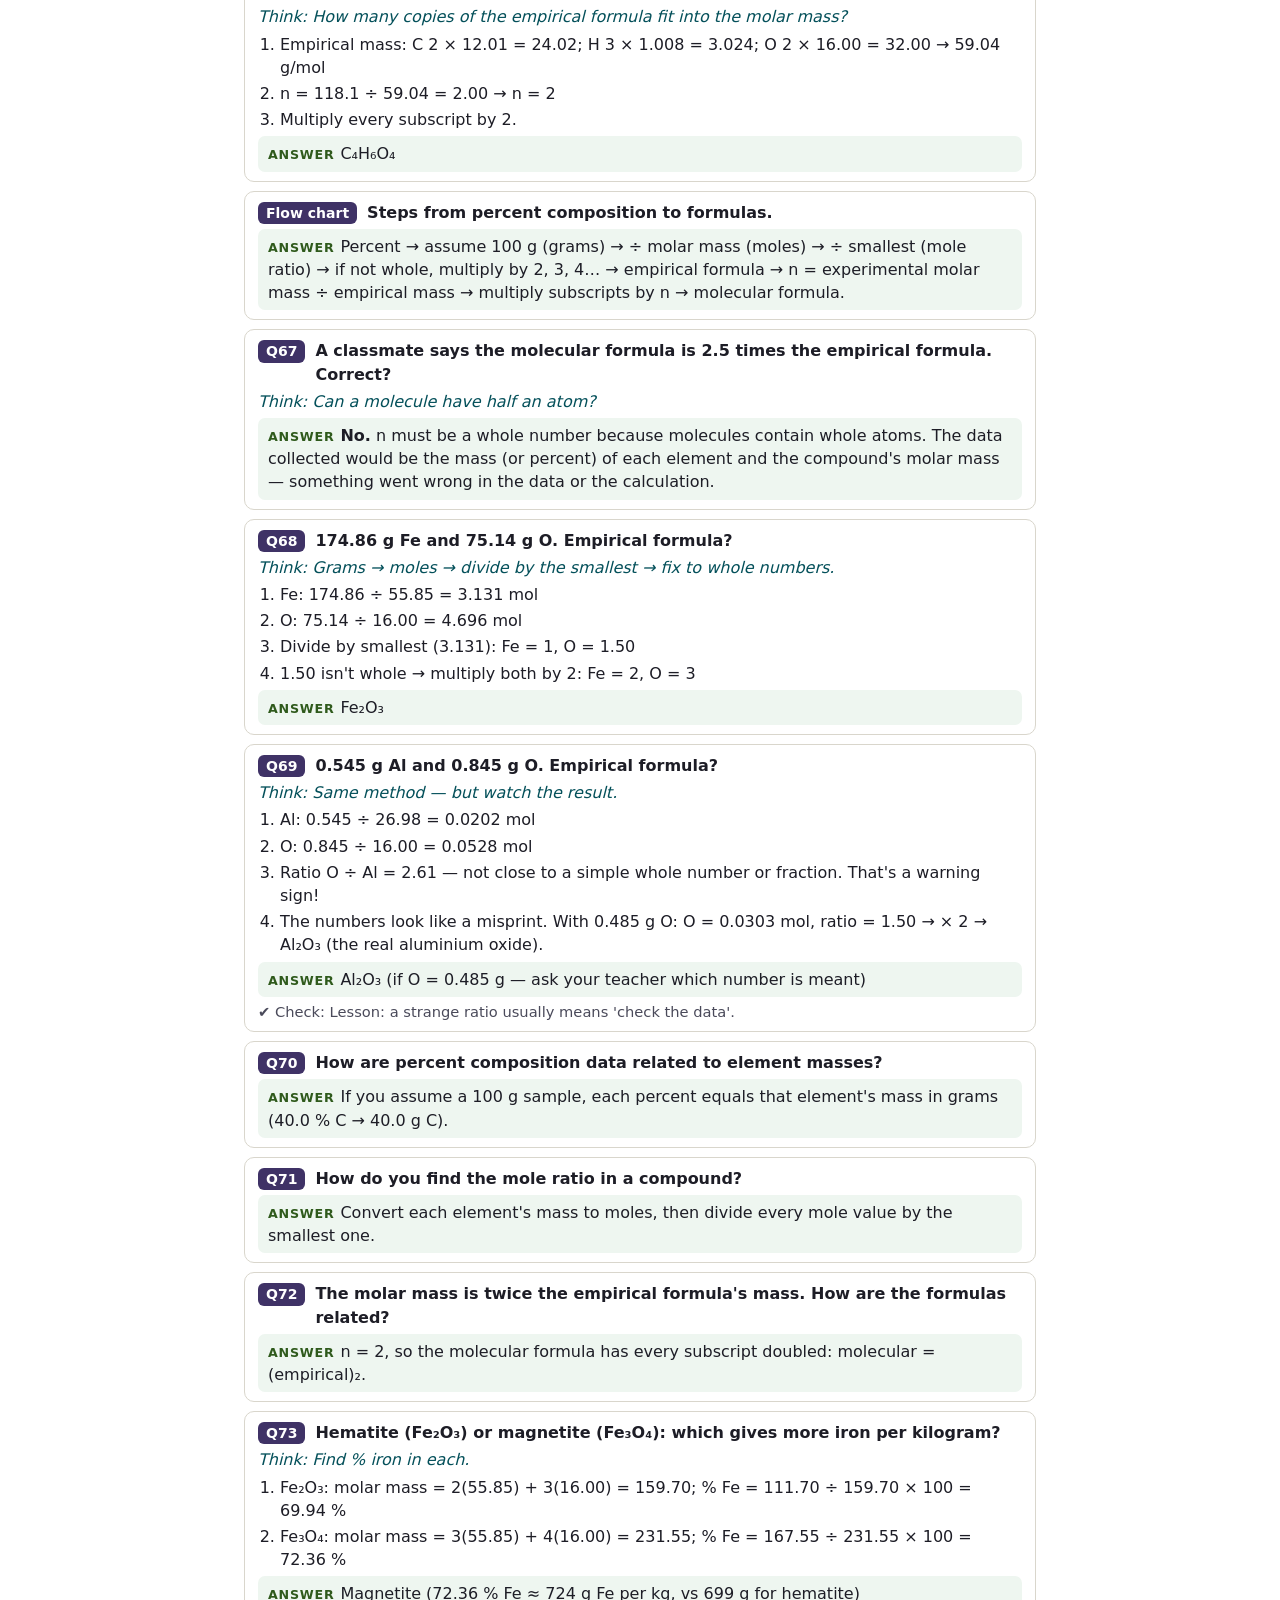
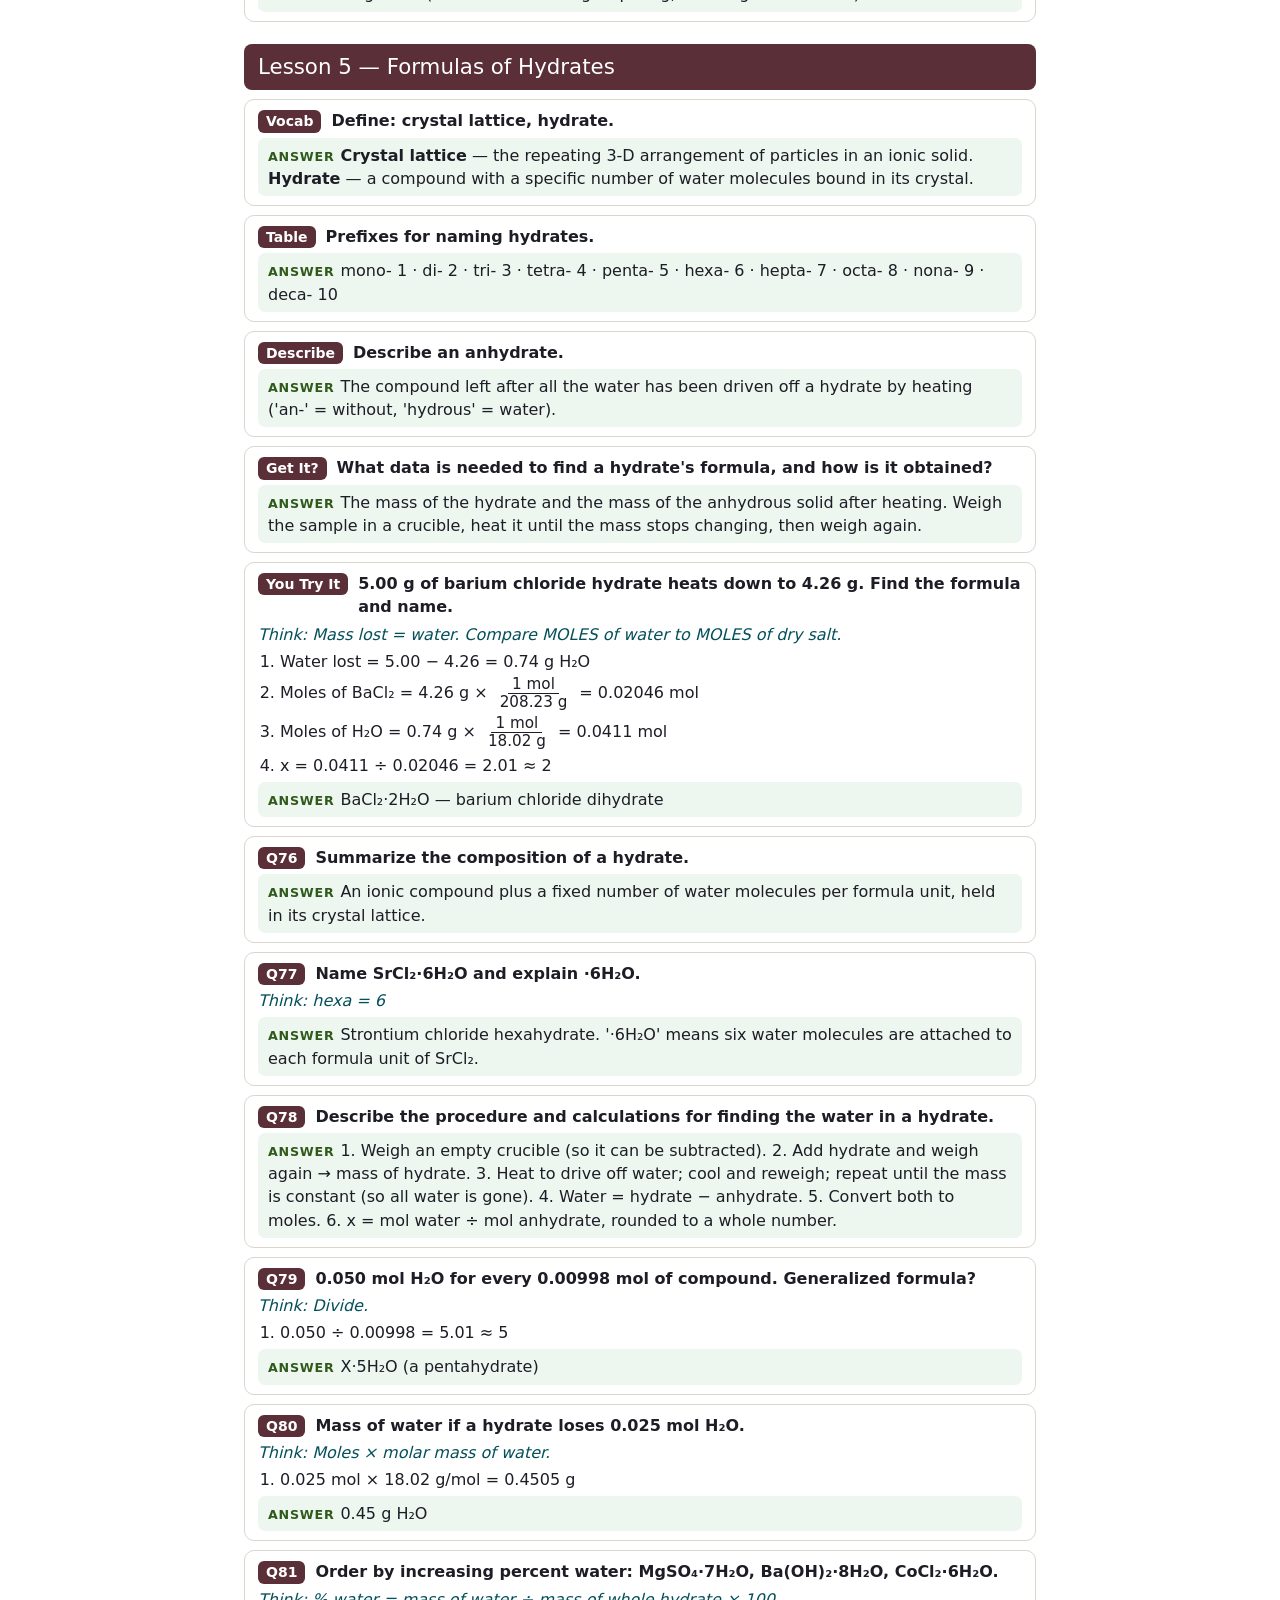
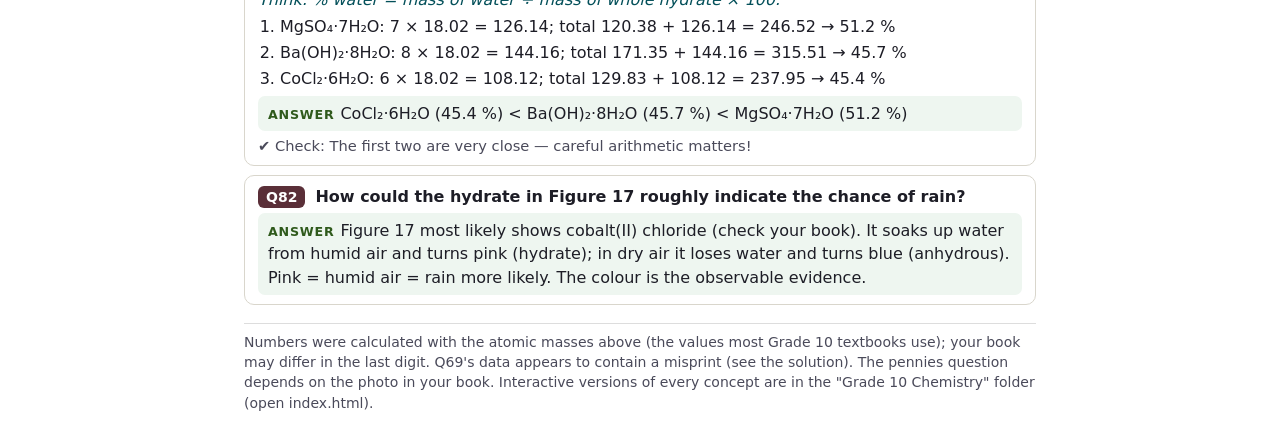
<file: Grade 10 Chemistry/Notebook-Solutions.html>
<!DOCTYPE html><html lang="en"><head><meta charset="utf-8"><meta name="viewport" content="width=device-width,initial-scale=1"><title>The Mole — Notebook Solutions</title><style>
*{box-sizing:border-box} body{font-family:Carlito,Calibri,system-ui,sans-serif;font-size:12pt;line-height:1.45;color:#1d1d26;margin:0;background:#fff}
.wrap{max-width:820px;margin:0 auto;padding:10px 14px}
h1{font-family:Poppins,system-ui,sans-serif;font-size:26pt;margin:6px 0 2px;color:#0b3954} h2{font-family:Poppins,system-ui,sans-serif}
.sub{color:#4a4a5a;margin:0 0 14px}
.how{background:#f3f7f9;border-left:6px solid #0b3954;border-radius:8px;padding:10px 14px;margin:10px 0;page-break-inside:avoid}
.how ol{margin:4px 0;padding-left:22px}
.lesson{color:#fff;border-radius:8px;padding:8px 14px;margin:22px 0 8px;font-size:16pt;page-break-after:avoid}
.q{border:1px solid #d9d6cc;border-radius:10px;padding:9px 13px;margin:9px 0;page-break-inside:avoid}
.qh{display:flex;gap:10px;align-items:baseline}
.num{font-family:Poppins,system-ui,sans-serif;font-weight:700;color:#fff;border-radius:6px;padding:1px 8px;font-size:10.5pt;white-space:nowrap}
.qt{font-weight:700}
.plain{color:#04505a;font-style:italic;margin:4px 0 2px}
.steps{margin:4px 0 4px;padding-left:22px} .steps li{margin:3px 0}
.ans{background:#eef6f0;border-radius:7px;padding:6px 10px;margin-top:5px}
.ans b.lab{color:#2f5a1c;font-family:Poppins,system-ui,sans-serif;font-size:9.5pt;letter-spacing:.06em;margin-right:6px}
.chk{color:#4a4a5a;font-size:11pt;margin-top:4px}
.frac{display:inline-flex;flex-direction:column;align-items:center;vertical-align:middle;margin:0 3px;line-height:1.15;font-size:.95em}
.frac>span:first-child{border-bottom:1.5px solid currentColor;padding:0 4px}.frac>span:last-child{padding:0 4px}
table{border-collapse:collapse;font-size:11pt} td,th{border:1px solid #d9d6cc;padding:3px 8px}
.note{font-size:10.5pt;color:#4a4a5a;margin-top:18px;border-top:1px solid #ddd;padding-top:8px}
</style></head><body><div class="wrap">
<h1>The Mole — Notebook Solutions</h1>
<p class="sub">Grade 10 Chemistry · Science Notebook Module 9, Lessons 1–5 · every question, worked step by step</p>
<div class="how"><b>How to use these solutions</b>
<ol><li><b>Cover the solution</b> with a card and try the question yourself first.</li>
<li>Stuck? Read only the blue <i>Think</i> line — it's a hint. Try again.</li>
<li>Then check every step, not just the final answer. The steps are what the test marks.</li></ol></div>
<div class="how" style="border-color:#2f5a1c;background:#f1f7ef"><b>The 4-step recipe for every calculation</b>
<ol><li><b>Analyze:</b> write what you know (with units) and what you want.</li>
<li><b>Plan:</b> trace the path: MASS ⇄ MOLES ⇄ PARTICLES (moles are always in the middle).</li>
<li><b>Solve:</b> multiply by fractions so the unit you <i>have</i> is on the bottom and cancels.</li>
<li><b>Check:</b> right unit? sensible size? right number of significant digits?</li></ol>
<table style="margin-top:6px"><tr><th>Key number</th><th>Value</th></tr>
<tr><td>Avogadro's number</td><td>1 mol = 6.02 × 10²³ particles</td></tr>
<tr><td>Atomic masses used</td><td>H 1.008 · C 12.01 · O 16.00 · Na 22.99 · Mg 24.31 · Al 26.98 · S 32.07 · Cl 35.45 · K 39.10 · Ca 40.08 · Fe 55.85 · Cu 63.55 · Ba 137.33</td></tr>
<tr><td>Water, H₂O</td><td>18.02 g/mol</td></tr></table></div>
<div class="lesson" style="background:#0b3954">Lesson 1 — Measuring Matter</div><div class="q"><div class="qh"><span class="num" style="background:#0b3954">Vocab</span><span class="qt">Define: molecule, mole, Avogadro's number.</span></div><div class="plain">Think: Write what each word means.</div><ol class="steps"><li><b>Molecule</b> — two or more atoms joined together by covalent bonds (example: H₂O).</li><li><b>Mole (mol)</b> — the unit chemists use to count particles. 1 mole = 6.02 × 10²³ particles.</li><li><b>Avogadro's number</b> — the number 6.02 × 10²³, the number of particles in one mole.</li></ol><div class="ans"><b class="lab">ANSWER</b>Molecule = bonded atoms · Mole = 6.02 × 10²³ particles · Avogadro's number = 6.02 × 10²³</div></div><div class="q"><div class="qh"><span class="num" style="background:#0b3954">List</span><span class="qt">List three common counting units and their values.</span></div><div class="plain">Think: Words that mean a fixed number of things.</div><ol class="steps"><li>Think of things you buy in sets.</li></ol><div class="ans"><b class="lab">ANSWER</b>1. pair = 2 &nbsp; 2. dozen = 12 &nbsp; 3. ream = 500 (also: gross = 144)</div></div><div class="q"><div class="qh"><span class="num" style="background:#0b3954">Describe</span><span class="qt">Why did chemists need to invent a new counting unit?</span></div><div class="plain">Think: Why not just count atoms one by one?</div><ol class="steps"><li>Atoms are incredibly small — a single drop of water has about 1.7 × 10²¹ molecules.</li><li>Nobody can count that many, so we need one word that bundles a huge number together.</li></ol><div class="ans"><b class="lab">ANSWER</b>Atoms are too small and too numerous to count individually, so chemists use the mole to count them in large, fixed bundles.</div></div><div class="q"><div class="qh"><span class="num" style="background:#0b3954">List</span><span class="qt">List three representative particles.</span></div><div class="plain">Think: What things can a mole count?</div><div class="ans"><b class="lab">ANSWER</b>1. atoms (e.g. Fe) &nbsp; 2. molecules (e.g. H₂O) &nbsp; 3. formula units (e.g. NaCl) — also ions (e.g. Na⁺)</div></div><div class="q"><div class="qh"><span class="num" style="background:#0b3954">Analyze</span><span class="qt">The usefulness of a conversion factor.</span></div><div class="plain">Think: Why do we multiply by fractions like 12 eggs / 1 dozen?</div><ol class="steps"><li>A conversion factor has the <i>same amount</i> on the top and bottom, just in different units, so it equals 1.</li><li>Multiplying by 1 changes the units but not the amount.</li></ol><div class="ans"><b class="lab">ANSWER</b>It lets you change units (e.g. particles → moles) without changing the actual quantity.</div></div><div class="q"><div class="qh"><span class="num" style="background:#0b3954">Equation</span><span class="qt">Equation for number of particles in a number of moles; how to find moles from particles.</span></div><div class="plain">Think: Two directions of the same idea.</div><ol class="steps"><li>Moles → particles: multiply by Avogadro's number.</li><li>Particles → moles: divide by Avogadro's number (multiply by 1 mol / 6.02 × 10²³).</li></ol><div class="ans"><b class="lab">ANSWER</b>particles = moles × <span class="frac"><span>6.02 × 10²³ particles</span><span>1 mol</span></span> &nbsp;&nbsp; moles = particles × <span class="frac"><span>1 mol</span><span>6.02 × 10²³ particles</span></span></div></div><div class="q"><div class="qh"><span class="num" style="background:#0b3954">Get It?</span><span class="qt">Two conversion factors from Avogadro's number.</span></div><div class="plain">Think: Write the fraction both ways up.</div><div class="ans"><b class="lab">ANSWER</b><span class="frac"><span>6.02 × 10²³ particles</span><span>1 mol</span></span> &nbsp;and&nbsp; <span class="frac"><span>1 mol</span><span>6.02 × 10²³ particles</span></span></div></div><div class="q"><div class="qh"><span class="num" style="background:#0b3954">Get It?</span><span class="qt">Pennies in the photo: count one stack, then 12 stacks.</span></div><div class="plain">Think: Use 'pennies per stack' as the conversion factor.</div><ol class="steps"><li>Count the pennies in one stack in your book's photo (call it P).</li><li>Conversion factor: <span class="frac"><span>P pennies</span><span>1 stack</span></span>.</li><li>12 stacks × <span class="frac"><span>P pennies</span><span>1 stack</span></span> = 12 × P pennies.</li><li>Example: if one stack has 20 pennies → 12 × 20 = 240 pennies.</li></ol><div class="ans"><b class="lab">ANSWER</b>Total pennies = 12 × (pennies in one stack). Use the number you count in your photo.</div></div><div class="q"><div class="qh"><span class="num" style="background:#0b3954">Example 1</span><span class="qt">Convert 4.50 × 10²⁴ atoms of zinc to moles.</span></div><div class="plain">Think: How many 'bundles of 6.02 × 10²³' are there?</div><ol class="steps"><li><b>Known:</b> 4.50 × 10²⁴ atoms Zn; 1 mol Zn = 6.02 × 10²³ atoms. <b>Unknown:</b> mol Zn.</li><li>We HAVE atoms → atoms on the bottom: 4.50 × 10²⁴ atoms × <span class="frac"><span>1 mol</span><span>6.02 × 10²³ atoms</span></span></li><li>Divide the front numbers: 4.50 ÷ 6.02 = 0.7475. Subtract the powers: 24 − 23 = 1 → × 10¹.</li><li>0.7475 × 10 = 7.475 → round to 3 significant digits.</li></ol><div class="ans"><b class="lab">ANSWER</b>7.48 mol Zn</div><div class="chk">✔ Check: The answer has 3 significant digits and is less than 10 mol (10 mol would be 6.02 × 10²⁴ atoms). ✔</div></div><div class="q"><div class="qh"><span class="num" style="background:#0b3954">Q7</span><span class="qt">Explain why chemists use the mole.</span></div><div class="ans"><b class="lab">ANSWER</b>Because atoms and molecules are extremely small and numerous; the mole lets chemists count them in convenient bundles by weighing.</div></div><div class="q"><div class="qh"><span class="num" style="background:#0b3954">Q8</span><span class="qt">State the mathematical relationship between Avogadro's number and 1 mol.</span></div><div class="ans"><b class="lab">ANSWER</b>1 mol = 6.02 × 10²³ representative particles.</div></div><div class="q"><div class="qh"><span class="num" style="background:#0b3954">Q9</span><span class="qt">List the conversion factors between particles and moles.</span></div><div class="ans"><b class="lab">ANSWER</b><span class="frac"><span>6.02 × 10²³ particles</span><span>1 mol</span></span> and <span class="frac"><span>1 mol</span><span>6.02 × 10²³ particles</span></span></div></div><div class="q"><div class="qh"><span class="num" style="background:#0b3954">Q10</span><span class="qt">Explain how a mole is similar to a dozen.</span></div><div class="ans"><b class="lab">ANSWER</b>Both are counting units that stand for a fixed number: a dozen is always 12 things, a mole is always 6.02 × 10²³ things, no matter what the things are.</div></div><div class="q"><div class="qh"><span class="num" style="background:#0b3954">Q11</span><span class="qt">How does a chemist count particles in a given number of moles?</span></div><div class="ans"><b class="lab">ANSWER</b>Multiply the number of moles by Avogadro's number: particles = moles × 6.02 × 10²³.</div></div><div class="q"><div class="qh"><span class="num" style="background:#0b3954">Q12</span><span class="qt">Calculate the mass in amu of 0.25 mol of carbon-12 atoms.</span></div><div class="plain">Think: First find how many atoms, then each atom is 12 amu.</div><ol class="steps"><li>Atoms = 0.25 mol × 6.02 × 10²³ atoms/mol = 1.505 × 10²³ atoms.</li><li>Mass = 1.505 × 10²³ atoms × 12 amu/atom = 18.06 × 10²³ amu = 1.806 × 10²⁴ amu.</li></ol><div class="ans"><b class="lab">ANSWER</b>1.8 × 10²⁴ amu</div><div class="chk">✔ Check: 0.25 has 2 significant digits, so 1.8 × 10²⁴.</div></div><div class="q"><div class="qh"><span class="num" style="background:#0b3954">Q13</span><span class="qt">Representative particles in: a. 11.5 mol Ag &nbsp; b. 18.0 mol H₂O &nbsp; c. 0.150 mol NaCl &nbsp; d. 1.35 × 10⁻² mol CH₄</span></div><div class="plain">Think: Moles → particles: multiply by 6.02 × 10²³ each time. Name the right particle!</div><ol class="steps"><li>a. 11.5 × 6.02 × 10²³ = 69.23 × 10²³ = <b>6.92 × 10²⁴ atoms</b> (silver is an element → atoms)</li><li>b. 18.0 × 6.02 × 10²³ = 108.4 × 10²³ = <b>1.08 × 10²⁵ molecules</b> (water is covalent → molecules)</li><li>c. 0.150 × 6.02 × 10²³ = 0.903 × 10²³ = <b>9.03 × 10²² formula units</b> (NaCl is ionic → formula units)</li><li>d. 1.35 × 10⁻² × 6.02 × 10²³ = 8.127 × 10²¹ = <b>8.13 × 10²¹ molecules</b> (powers: −2 + 23 = 21)</li></ol><div class="ans"><b class="lab">ANSWER</b>a. 6.92 × 10²⁴ atoms · b. 1.08 × 10²⁵ molecules · c. 9.03 × 10²² formula units · d. 8.13 × 10²¹ molecules</div></div><div class="q"><div class="qh"><span class="num" style="background:#0b3954">Q14</span><span class="qt">Arrange from smallest to largest number of particles: 1.25 × 10²⁵ atoms Zn, 3.56 mol Fe, 6.78 × 10²² molecules glucose.</span></div><div class="plain">Think: Put everything in the SAME unit (particles) before comparing.</div><ol class="steps"><li>Fe: 3.56 mol × 6.02 × 10²³ = 21.4 × 10²³ = 2.14 × 10²⁴ atoms.</li><li>Now compare the powers of ten: 10²² &lt; 10²⁴ &lt; 10²⁵.</li></ol><div class="ans"><b class="lab">ANSWER</b>glucose (6.78 × 10²²) &lt; Fe (2.14 × 10²⁴) &lt; Zn (1.25 × 10²⁵)</div></div><div class="lesson" style="background:#2f5a1c">Lesson 2 — Mass and the Mole</div><div class="q"><div class="qh"><span class="num" style="background:#2f5a1c">Vocab</span><span class="qt">Define: conversion factor, molar mass.</span></div><div class="ans"><b class="lab">ANSWER</b><b>Conversion factor</b> — a ratio of equal values written in different units (equals 1). <b>Molar mass</b> — the mass in grams of one mole of a substance (unit: g/mol).</div></div><div class="q"><div class="qh"><span class="num" style="background:#2f5a1c">Fill-in</span><span class="qt">Analyze molar mass by completing the statements.</span></div><div class="plain">Think: Use the periodic table numbers, in grams.</div><div class="ans"><b class="lab">ANSWER</b>The mass of one mole of carbon-12 atoms is <b>12</b> grams. The mass of one mole of hydrogen is <b>1.008</b> gram and is <b>one-twelfth</b> the mass of one mole of <b>carbon-12</b>. The mass of one mole of helium-4 is <b>one-third</b> the mass of one mole of <b>carbon-12</b> and is equal to <b>4.00</b> grams. One mole of manganese is equal to <b>6.02 × 10²³</b> atoms of manganese.</div></div><div class="q"><div class="qh"><span class="num" style="background:#2f5a1c">Match</span><span class="qt">Draw a line from each type of conversion to its equation.</span></div><div class="plain">Think: The unit you START with must be on the bottom.</div><div class="ans"><b class="lab">ANSWER</b>mole → mass: moles × <span class="frac"><span>number of grams</span><span>1 mol</span></span><br>mass → mole: mass × <span class="frac"><span>1 mol</span><span>number of grams</span></span><br>mass → atoms: mass × <span class="frac"><span>1 mol</span><span>number of grams</span></span>, then × <span class="frac"><span>6.02 × 10²³</span><span>1 mol</span></span><br>atoms → mass: atoms × <span class="frac"><span>1 mol</span><span>6.02 × 10²³</span></span>, then × <span class="frac"><span>number of grams</span><span>1 mol</span></span></div></div><div class="q"><div class="qh"><span class="num" style="background:#2f5a1c">Get It?</span><span class="qt">How are the jelly-bean conversion factors like molar mass?</span></div><div class="ans"><b class="lab">ANSWER</b>Both link a COUNT to a MASS: 'grams per bag of jelly beans' is like 'grams per mole of atoms'. Each is a fixed mass for a fixed number of items.</div></div><div class="q"><div class="qh"><span class="num" style="background:#2f5a1c">You Try It</span><span class="qt">How many atoms are in 10.0 g of pure copper (Cu)?</span></div><div class="plain">Think: Grams → moles → atoms (two steps; no shortcut).</div><ol class="steps"><li><b>Known:</b> mass = 10.0 g Cu. Periodic table: Cu = 63.55 → molar mass = 63.55 g/mol.</li><li><b>Step 1 (g → mol):</b> 10.0 g Cu × <span class="frac"><span>1 mol Cu</span><span>63.55 g Cu</span></span> = 10.0 ÷ 63.55 = 0.1574 mol Cu</li><li><b>Step 2 (mol → atoms):</b> 0.1574 mol × <span class="frac"><span>6.02 × 10²³ atoms</span><span>1 mol</span></span> = 0.9474 × 10²³ atoms</li><li>Tidy: 0.9474 × 10²³ = 9.474 × 10²² → 3 significant digits.</li></ol><div class="ans"><b class="lab">ANSWER</b>9.47 × 10²² atoms Cu</div><div class="chk">✔ Check: 10 g is about 1/6 of a mole (63.55 g), and 1/6 of 6.02 × 10²³ ≈ 1 × 10²³. ✔</div></div><div class="q"><div class="qh"><span class="num" style="background:#2f5a1c">Q22</span><span class="qt">Why is understanding a system at the atomic scale important for relationships at a larger scale?</span></div><div class="ans"><b class="lab">ANSWER</b>What we measure in the lab (mass, how much reacts) comes from how atoms behave and combine. The mole connects the number of atoms to grams we can weigh, so atom-level rules (like formulas) let us predict lab-sized amounts.</div></div><div class="q"><div class="qh"><span class="num" style="background:#2f5a1c">Q23</span><span class="qt">Conversion factor between mass and moles of fluorine.</span></div><div class="plain">Think: Look up F on the periodic table: 19.00.</div><div class="ans"><b class="lab">ANSWER</b><span class="frac"><span>19.00 g F</span><span>1 mol F</span></span> &nbsp;(or <span class="frac"><span>1 mol F</span><span>19.00 g F</span></span>)</div></div><div class="q"><div class="qh"><span class="num" style="background:#2f5a1c">Q24</span><span class="qt">How does molar mass relate the mass of an atom to the mass of a mole?</span></div><div class="ans"><b class="lab">ANSWER</b>It's the same number with a different unit: one carbon atom is 12.01 amu, and one mole of carbon is 12.01 g.</div></div><div class="q"><div class="qh"><span class="num" style="background:#2f5a1c">Q25</span><span class="qt">Steps to convert the mass of an element to the number of atoms.</span></div><ol class="steps"><li>Multiply the mass by <span class="frac"><span>1 mol</span><span>molar mass (g)</span></span> to get moles.</li><li>Multiply the moles by <span class="frac"><span>6.02 × 10²³ atoms</span><span>1 mol</span></span> to get atoms.</li></ol><div class="ans"><b class="lab">ANSWER</b>g → mol (÷ molar mass) → atoms (× 6.02 × 10²³)</div></div><div class="q"><div class="qh"><span class="num" style="background:#2f5a1c">Q26</span><span class="qt">Arrange from smallest to largest mass: 1.0 mol Ar, 3.0 × 10²⁴ atoms Ne, 20 g Kr.</span></div><div class="plain">Think: Convert everything to grams.</div><ol class="steps"><li>Ar: 1.0 mol × 39.95 g/mol = 39.95 g (≈ 40 g)</li><li>Ne: 3.0 × 10²⁴ ÷ 6.02 × 10²³ = 4.98 mol → 4.98 × 20.18 = 100.6 g (≈ 100 g)</li><li>Kr: already 20 g</li></ol><div class="ans"><b class="lab">ANSWER</b>Kr (20 g) &lt; Ar (≈ 40 g) &lt; Ne (≈ 100 g)</div></div><div class="q"><div class="qh"><span class="num" style="background:#2f5a1c">Q27</span><span class="qt">What is molar mass ÷ Avogadro's number? Show the units.</span></div><div class="plain">Think: Watch the units cancel.</div><ol class="steps"><li><span class="frac"><span>g</span><span>mol</span></span> ÷ <span class="frac"><span>atoms</span><span>mol</span></span> = <span class="frac"><span>g</span><span>mol</span></span> × <span class="frac"><span>mol</span><span>atoms</span></span> = <span class="frac"><span>g</span><span>atom</span></span></li><li>Example: 12.01 g/mol ÷ 6.02 × 10²³ atoms/mol = 1.99 × 10⁻²³ g per atom.</li></ol><div class="ans"><b class="lab">ANSWER</b>The mass of ONE atom (in grams).</div></div><div class="q"><div class="qh"><span class="num" style="background:#2f5a1c">Q28</span><span class="qt">Design a concept map for multistep conversions.</span></div><div class="ans"><b class="lab">ANSWER</b>MASS ⇄ MOLES ⇄ PARTICLES. Mass ↔ moles uses the molar mass; moles ↔ particles uses 6.02 × 10²³. You can't go from mass to particles without passing through moles.</div></div><div class="lesson" style="background:#8f3520">Lesson 3 — Moles of Compounds</div><div class="q"><div class="qh"><span class="num" style="background:#8f3520">Vocab</span><span class="qt">Define: representative particle.</span></div><div class="ans"><b class="lab">ANSWER</b>The kind of particle a substance is made of: an atom, molecule, formula unit or ion.</div></div><div class="q"><div class="qh"><span class="num" style="background:#8f3520">Describe</span><span class="qt">Relationship between the mole information of a substance and its chemical formula.</span></div><div class="ans"><b class="lab">ANSWER</b>The subscripts in the formula give the mole ratio: 1 mol of CCl₂F₂ contains 1 mol C, 2 mol Cl and 2 mol F.</div></div><div class="q"><div class="qh"><span class="num" style="background:#8f3520">Get It?</span><span class="qt">How is a chemical formula used to find the number of moles in a given mass of compound?</span></div><div class="ans"><b class="lab">ANSWER</b>Use the formula to add up the molar mass (subscript × atomic mass for each element), then divide the given mass by that molar mass.</div></div><div class="q"><div class="qh"><span class="num" style="background:#8f3520">Example 6</span><span class="qt">Moles of Al³⁺ ions in 1.25 mol Al₂O₃.</span></div><div class="plain">Think: The formula Al₂O₃ says: 2 aluminium ions per formula unit.</div><ol class="steps"><li>Conversion factor: <span class="frac"><span>2 mol Al³⁺</span><span>1 mol Al₂O₃</span></span></li><li>1.25 mol Al₂O₃ × <span class="frac"><span>2 mol Al³⁺</span><span>1 mol Al₂O₃</span></span> = 2.50 mol Al³⁺</li></ol><div class="ans"><b class="lab">ANSWER</b>2.50 mol Al³⁺</div><div class="chk">✔ Check: Twice the moles of compound — makes sense. ✔</div></div><div class="q"><div class="qh"><span class="num" style="background:#8f3520">Table</span><span class="qt">Molar mass of K₂CrO₄.</span></div><div class="plain">Think: Add up each element: subscript × atomic mass.</div><ol class="steps"><li>2 mol K × 39.10 g/mol = 78.20 g</li><li>1 mol Cr × 52.00 g/mol = 52.00 g</li><li>4 mol O × 16.00 g/mol = 64.00 g</li><li>Total = 78.20 + 52.00 + 64.00</li></ol><div class="ans"><b class="lab">ANSWER</b>194.20 g/mol</div></div><div class="q"><div class="qh"><span class="num" style="background:#8f3520">Table</span><span class="qt">Molar mass of (C₃H₅)₂S.</span></div><div class="plain">Think: The 2 outside the bracket doubles everything inside!</div><ol class="steps"><li>C: 2 × 3 = 6 mol × 12.01 = 72.06 g</li><li>H: 2 × 5 = 10 mol × 1.008 = 10.08 g</li><li>S: 1 mol × 32.07 = 32.07 g</li><li>Total = 72.06 + 10.08 + 32.07</li></ol><div class="ans"><b class="lab">ANSWER</b>114.21 g/mol</div></div><div class="q"><div class="qh"><span class="num" style="background:#8f3520">Get It?</span><span class="qt">Can you convert mass directly to number of particles?</span></div><div class="ans"><b class="lab">ANSWER</b>No. You must convert mass → moles first (using molar mass), then moles → particles (using Avogadro's number).</div></div><div class="q"><div class="qh"><span class="num" style="background:#8f3520">Table</span><span class="qt">Molar mass of Ca(OH)₂, and moles in a sample.</span></div><div class="plain">Think: The 2 doubles both O and H.</div><ol class="steps"><li>Ca: 1 × 40.08 = 40.08 g</li><li>O: 2 × 16.00 = 32.00 g</li><li>H: 2 × 1.008 = 2.016 g</li><li>Molar mass = 74.10 g/mol → conversion factor 1 mol / 74.10 g</li><li>Textbook Example 8 uses 325 g (check your book): 325 g × <span class="frac"><span>1 mol</span><span>74.10 g</span></span> = 4.39 mol</li></ol><div class="ans"><b class="lab">ANSWER</b>74.10 g/mol; 325 g = 4.39 mol Ca(OH)₂</div></div><div class="q"><div class="qh"><span class="num" style="background:#8f3520">Steps</span><span class="qt">Steps to convert the mass of a compound to number of particles.</span></div><div class="ans"><b class="lab">ANSWER</b>1. Determine the <b>molar mass</b>. 2. Multiply by the <b>inverse</b> of the molar mass to convert to <b>moles</b>. 3. Multiply by <b>Avogadro's number</b> to calculate the number of <b>formula units</b>. 4. Use the ratios from the <b>chemical formula</b> to calculate the number of <b>ions (or atoms)</b>. 5. Calculate the <b>mass</b> per formula unit (molar mass ÷ 6.02 × 10²³).</div></div><div class="q"><div class="qh"><span class="num" style="background:#8f3520">Q47</span><span class="qt">How to find the molar mass of a compound; link to conservation of mass.</span></div><div class="ans"><b class="lab">ANSWER</b>Add the molar masses of all its atoms/ions (subscript × atomic mass). Because mass is conserved, the compound's mass equals the total mass of the ions that make it — nothing is lost or gained when they combine.</div></div><div class="q"><div class="qh"><span class="num" style="background:#8f3520">Q48</span><span class="qt">Conversion factors between moles and mass of a compound.</span></div><div class="ans"><b class="lab">ANSWER</b><span class="frac"><span>molar mass (g)</span><span>1 mol</span></span> to go moles → grams; <span class="frac"><span>1 mol</span><span>molar mass (g)</span></span> to go grams → moles. Pick the one that cancels the unit you have.</div></div><div class="q"><div class="qh"><span class="num" style="background:#8f3520">Q49</span><span class="qt">How can you find the number of atoms or ions in a given mass of compound?</span></div><div class="ans"><b class="lab">ANSWER</b>grams → moles (÷ molar mass) → formula units (× 6.02 × 10²³) → atoms or ions (× the subscript).</div></div><div class="q"><div class="qh"><span class="num" style="background:#8f3520">Q50</span><span class="qt">Moles of K, C and O atoms in 1 mol of K₂C₂O₄.</span></div><div class="plain">Think: Read the subscripts.</div><div class="ans"><b class="lab">ANSWER</b>2 mol K, 2 mol C, 4 mol O</div></div><div class="q"><div class="qh"><span class="num" style="background:#8f3520">Q51</span><span class="qt">Molar mass of MgBr₂.</span></div><div class="plain">Think: One Mg, two Br.</div><ol class="steps"><li>Mg: 1 × 24.31 = 24.31 g</li><li>Br: 2 × 79.90 = 159.80 g</li><li>Total = 24.31 + 159.80</li></ol><div class="ans"><b class="lab">ANSWER</b>184.11 g/mol</div></div><div class="q"><div class="qh"><span class="num" style="background:#8f3520">Q52</span><span class="qt">How many moles of Ca²⁺ are in 1000 mg?</span></div><div class="plain">Think: Change mg to g first (1000 mg = 1 g).</div><ol class="steps"><li>1000 mg = 1.000 g</li><li>1.000 g × <span class="frac"><span>1 mol</span><span>40.08 g</span></span> = 0.02495 mol</li></ol><div class="ans"><b class="lab">ANSWER</b>0.0250 mol Ca²⁺ (2.50 × 10⁻² mol)</div></div><div class="q"><div class="qh"><span class="num" style="background:#8f3520">Q53</span><span class="qt">Moles of each element in 500 g of dioxin, C₁₂H₄Cl₄O₂ (bar graph).</span></div><div class="plain">Think: Molar mass → moles of compound → × each subscript.</div><ol class="steps"><li>Molar mass = 12(12.01) + 4(1.008) + 4(35.45) + 2(16.00) = 144.12 + 4.03 + 141.80 + 32.00 = 321.95 g/mol</li><li>Moles of dioxin = 500 ÷ 321.95 = 1.553 mol</li><li>C: 1.553 × 12 = 18.6 mol · H: 1.553 × 4 = 6.21 mol · Cl: 1.553 × 4 = 6.21 mol · O: 1.553 × 2 = 3.11 mol</li><li>Draw 4 bars: C tallest (18.6), H and Cl equal (6.21), O shortest (3.11).</li></ol><div class="ans"><b class="lab">ANSWER</b>C 18.6 mol · H 6.21 mol · Cl 6.21 mol · O 3.11 mol</div></div><div class="lesson" style="background:#3f3266">Lesson 4 — Empirical and Molecular Formulas</div><div class="q"><div class="qh"><span class="num" style="background:#3f3266">Vocab</span><span class="qt">Define: percent by mass, percent composition, empirical formula, molecular formula.</span></div><div class="ans"><b class="lab">ANSWER</b><b>Percent by mass</b> — (mass of element ÷ mass of compound) × 100. <b>Percent composition</b> — the percent by mass of every element in a compound. <b>Empirical formula</b> — the smallest whole-number ratio of atoms. <b>Molecular formula</b> — the actual number of each atom in one molecule (a whole-number multiple of the empirical formula).</div></div><div class="q"><div class="qh"><span class="num" style="background:#3f3266">Equations</span><span class="qt">Equations for percent by mass.</span></div><div class="ans"><b class="lab">ANSWER</b>From lab data: <span class="frac"><span>mass of element</span><span>mass of compound</span></span> × 100 &nbsp;&nbsp; From a formula: <span class="frac"><span>mass of element in 1 mol of compound</span><span>molar mass of compound</span></span> × 100</div></div><div class="q"><div class="qh"><span class="num" style="background:#3f3266">Fill-in</span><span class="qt">Complete the paragraph about empirical formulas.</span></div><div class="ans"><b class="lab">ANSWER</b>…empirical <b>formula</b>… smallest <b>whole-number ratio</b>… provides the <b>subscripts</b>… a <b>whole-number</b> multiple… <b>percent composition</b>… The <b>mole ratios</b> of elements must be <b>rounded</b> to whole numbers to be used as <b>subscripts</b>.</div></div><div class="q"><div class="qh"><span class="num" style="background:#3f3266">Get It?</span><span class="qt">What data is needed to calculate percent composition of an unknown compound?</span></div><div class="ans"><b class="lab">ANSWER</b>The total mass of the sample and the mass of each element in it (found by breaking the compound down and weighing the parts).</div></div><div class="q"><div class="qh"><span class="num" style="background:#3f3266">Explain</span><span class="qt">How does a molecular formula tell apart two substances with the same empirical formula?</span></div><div class="ans"><b class="lab">ANSWER</b>They have different molar masses, so the multiple n is different. Example: CH₂O (n = 1, formaldehyde) and C₆H₁₂O₆ (n = 6, glucose).</div></div><div class="q"><div class="qh"><span class="num" style="background:#3f3266">Example 12</span><span class="qt">Empirical formula C₂H₃O₂, molar mass 118.1 g/mol → molecular formula.</span></div><div class="plain">Think: How many copies of the empirical formula fit into the molar mass?</div><ol class="steps"><li>Empirical mass: C 2 × 12.01 = 24.02; H 3 × 1.008 = 3.024; O 2 × 16.00 = 32.00 → 59.04 g/mol</li><li>n = 118.1 ÷ 59.04 = 2.00 → n = 2</li><li>Multiply every subscript by 2.</li></ol><div class="ans"><b class="lab">ANSWER</b>C₄H₆O₄</div></div><div class="q"><div class="qh"><span class="num" style="background:#3f3266">Flow chart</span><span class="qt">Steps from percent composition to formulas.</span></div><div class="ans"><b class="lab">ANSWER</b>Percent → assume 100 g (grams) → ÷ molar mass (moles) → ÷ smallest (mole ratio) → if not whole, multiply by 2, 3, 4… → empirical formula → n = experimental molar mass ÷ empirical mass → multiply subscripts by n → molecular formula.</div></div><div class="q"><div class="qh"><span class="num" style="background:#3f3266">Q67</span><span class="qt">A classmate says the molecular formula is 2.5 times the empirical formula. Correct?</span></div><div class="plain">Think: Can a molecule have half an atom?</div><div class="ans"><b class="lab">ANSWER</b><b>No.</b> n must be a whole number because molecules contain whole atoms. The data collected would be the mass (or percent) of each element and the compound's molar mass — something went wrong in the data or the calculation.</div></div><div class="q"><div class="qh"><span class="num" style="background:#3f3266">Q68</span><span class="qt">174.86 g Fe and 75.14 g O. Empirical formula?</span></div><div class="plain">Think: Grams → moles → divide by the smallest → fix to whole numbers.</div><ol class="steps"><li>Fe: 174.86 ÷ 55.85 = 3.131 mol</li><li>O: 75.14 ÷ 16.00 = 4.696 mol</li><li>Divide by smallest (3.131): Fe = 1, O = 1.50</li><li>1.50 isn't whole → multiply both by 2: Fe = 2, O = 3</li></ol><div class="ans"><b class="lab">ANSWER</b>Fe₂O₃</div></div><div class="q"><div class="qh"><span class="num" style="background:#3f3266">Q69</span><span class="qt">0.545 g Al and 0.845 g O. Empirical formula?</span></div><div class="plain">Think: Same method — but watch the result.</div><ol class="steps"><li>Al: 0.545 ÷ 26.98 = 0.0202 mol</li><li>O: 0.845 ÷ 16.00 = 0.0528 mol</li><li>Ratio O ÷ Al = 2.61 — not close to a simple whole number or fraction. That's a warning sign!</li><li>The numbers look like a misprint. With 0.485 g O: O = 0.0303 mol, ratio = 1.50 → × 2 → Al₂O₃ (the real aluminium oxide).</li></ol><div class="ans"><b class="lab">ANSWER</b>Al₂O₃ (if O = 0.485 g — ask your teacher which number is meant)</div><div class="chk">✔ Check: Lesson: a strange ratio usually means 'check the data'.</div></div><div class="q"><div class="qh"><span class="num" style="background:#3f3266">Q70</span><span class="qt">How are percent composition data related to element masses?</span></div><div class="ans"><b class="lab">ANSWER</b>If you assume a 100 g sample, each percent equals that element's mass in grams (40.0 % C → 40.0 g C).</div></div><div class="q"><div class="qh"><span class="num" style="background:#3f3266">Q71</span><span class="qt">How do you find the mole ratio in a compound?</span></div><div class="ans"><b class="lab">ANSWER</b>Convert each element's mass to moles, then divide every mole value by the smallest one.</div></div><div class="q"><div class="qh"><span class="num" style="background:#3f3266">Q72</span><span class="qt">The molar mass is twice the empirical formula's mass. How are the formulas related?</span></div><div class="ans"><b class="lab">ANSWER</b>n = 2, so the molecular formula has every subscript doubled: molecular = (empirical)₂.</div></div><div class="q"><div class="qh"><span class="num" style="background:#3f3266">Q73</span><span class="qt">Hematite (Fe₂O₃) or magnetite (Fe₃O₄): which gives more iron per kilogram?</span></div><div class="plain">Think: Find % iron in each.</div><ol class="steps"><li>Fe₂O₃: molar mass = 2(55.85) + 3(16.00) = 159.70; % Fe = 111.70 ÷ 159.70 × 100 = 69.94 %</li><li>Fe₃O₄: molar mass = 3(55.85) + 4(16.00) = 231.55; % Fe = 167.55 ÷ 231.55 × 100 = 72.36 %</li></ol><div class="ans"><b class="lab">ANSWER</b>Magnetite (72.36 % Fe ≈ 724 g Fe per kg, vs 699 g for hematite)</div></div><div class="lesson" style="background:#5a2f38">Lesson 5 — Formulas of Hydrates</div><div class="q"><div class="qh"><span class="num" style="background:#5a2f38">Vocab</span><span class="qt">Define: crystal lattice, hydrate.</span></div><div class="ans"><b class="lab">ANSWER</b><b>Crystal lattice</b> — the repeating 3-D arrangement of particles in an ionic solid. <b>Hydrate</b> — a compound with a specific number of water molecules bound in its crystal.</div></div><div class="q"><div class="qh"><span class="num" style="background:#5a2f38">Table</span><span class="qt">Prefixes for naming hydrates.</span></div><div class="ans"><b class="lab">ANSWER</b>mono- 1 · di- 2 · tri- 3 · tetra- 4 · penta- 5 · hexa- 6 · hepta- 7 · octa- 8 · nona- 9 · deca- 10</div></div><div class="q"><div class="qh"><span class="num" style="background:#5a2f38">Describe</span><span class="qt">Describe an anhydrate.</span></div><div class="ans"><b class="lab">ANSWER</b>The compound left after all the water has been driven off a hydrate by heating ('an-' = without, 'hydrous' = water).</div></div><div class="q"><div class="qh"><span class="num" style="background:#5a2f38">Get It?</span><span class="qt">What data is needed to find a hydrate's formula, and how is it obtained?</span></div><div class="ans"><b class="lab">ANSWER</b>The mass of the hydrate and the mass of the anhydrous solid after heating. Weigh the sample in a crucible, heat it until the mass stops changing, then weigh again.</div></div><div class="q"><div class="qh"><span class="num" style="background:#5a2f38">You Try It</span><span class="qt">5.00 g of barium chloride hydrate heats down to 4.26 g. Find the formula and name.</span></div><div class="plain">Think: Mass lost = water. Compare MOLES of water to MOLES of dry salt.</div><ol class="steps"><li>Water lost = 5.00 − 4.26 = 0.74 g H₂O</li><li>Moles of BaCl₂ = 4.26 g × <span class="frac"><span>1 mol</span><span>208.23 g</span></span> = 0.02046 mol</li><li>Moles of H₂O = 0.74 g × <span class="frac"><span>1 mol</span><span>18.02 g</span></span> = 0.0411 mol</li><li>x = 0.0411 ÷ 0.02046 = 2.01 ≈ 2</li></ol><div class="ans"><b class="lab">ANSWER</b>BaCl₂·2H₂O — barium chloride dihydrate</div></div><div class="q"><div class="qh"><span class="num" style="background:#5a2f38">Q76</span><span class="qt">Summarize the composition of a hydrate.</span></div><div class="ans"><b class="lab">ANSWER</b>An ionic compound plus a fixed number of water molecules per formula unit, held in its crystal lattice.</div></div><div class="q"><div class="qh"><span class="num" style="background:#5a2f38">Q77</span><span class="qt">Name SrCl₂·6H₂O and explain ·6H₂O.</span></div><div class="plain">Think: hexa = 6</div><div class="ans"><b class="lab">ANSWER</b>Strontium chloride hexahydrate. '·6H₂O' means six water molecules are attached to each formula unit of SrCl₂.</div></div><div class="q"><div class="qh"><span class="num" style="background:#5a2f38">Q78</span><span class="qt">Describe the procedure and calculations for finding the water in a hydrate.</span></div><div class="ans"><b class="lab">ANSWER</b>1. Weigh an empty crucible (so it can be subtracted). 2. Add hydrate and weigh again → mass of hydrate. 3. Heat to drive off water; cool and reweigh; repeat until the mass is constant (so all water is gone). 4. Water = hydrate − anhydrate. 5. Convert both to moles. 6. x = mol water ÷ mol anhydrate, rounded to a whole number.</div></div><div class="q"><div class="qh"><span class="num" style="background:#5a2f38">Q79</span><span class="qt">0.050 mol H₂O for every 0.00998 mol of compound. Generalized formula?</span></div><div class="plain">Think: Divide.</div><ol class="steps"><li>0.050 ÷ 0.00998 = 5.01 ≈ 5</li></ol><div class="ans"><b class="lab">ANSWER</b>X·5H₂O (a pentahydrate)</div></div><div class="q"><div class="qh"><span class="num" style="background:#5a2f38">Q80</span><span class="qt">Mass of water if a hydrate loses 0.025 mol H₂O.</span></div><div class="plain">Think: Moles × molar mass of water.</div><ol class="steps"><li>0.025 mol × 18.02 g/mol = 0.4505 g</li></ol><div class="ans"><b class="lab">ANSWER</b>0.45 g H₂O</div></div><div class="q"><div class="qh"><span class="num" style="background:#5a2f38">Q81</span><span class="qt">Order by increasing percent water: MgSO₄·7H₂O, Ba(OH)₂·8H₂O, CoCl₂·6H₂O.</span></div><div class="plain">Think: % water = mass of water ÷ mass of whole hydrate × 100.</div><ol class="steps"><li>MgSO₄·7H₂O: 7 × 18.02 = 126.14; total 120.38 + 126.14 = 246.52 → 51.2 %</li><li>Ba(OH)₂·8H₂O: 8 × 18.02 = 144.16; total 171.35 + 144.16 = 315.51 → 45.7 %</li><li>CoCl₂·6H₂O: 6 × 18.02 = 108.12; total 129.83 + 108.12 = 237.95 → 45.4 %</li></ol><div class="ans"><b class="lab">ANSWER</b>CoCl₂·6H₂O (45.4 %) &lt; Ba(OH)₂·8H₂O (45.7 %) &lt; MgSO₄·7H₂O (51.2 %)</div><div class="chk">✔ Check: The first two are very close — careful arithmetic matters!</div></div><div class="q"><div class="qh"><span class="num" style="background:#5a2f38">Q82</span><span class="qt">How could the hydrate in Figure 17 roughly indicate the chance of rain?</span></div><div class="ans"><b class="lab">ANSWER</b>Figure 17 most likely shows cobalt(II) chloride (check your book). It soaks up water from humid air and turns pink (hydrate); in dry air it loses water and turns blue (anhydrous). Pink = humid air = rain more likely. The colour is the observable evidence.</div></div><p class="note">Numbers were calculated with the atomic masses above (the values most Grade 10 textbooks use); your book may differ in the last digit.
Q69's data appears to contain a misprint (see the solution). The pennies question depends on the photo in your book. Interactive versions of every concept are in the "Grade 10 Chemistry" folder (open index.html).</p></div></body></html>
</file>
<file: Grade 10 Chemistry/assets/style.css>
:root{
  --navy:#0b3954; --teal:#04505a; --green:#2f5a1c; --rust:#8f3520; --amber:#7a4412; --violet:#3f3266; --plum:#5a2f38; --grey:#4a4a5a;
  --bg:#f7f5f0; --card:#ffffff; --ink:#1d1d26; --muted:#5a5a68; --line:#d9d6cc;
  --accent:var(--navy);
}
*{box-sizing:border-box}
html,body{margin:0}
body{font-family:system-ui,-apple-system,"Segoe UI",Roboto,Carlito,sans-serif;background:var(--bg);color:var(--ink);line-height:1.5;font-size:17px}
a{color:var(--teal)}
header.top{background:var(--accent);color:#fff;padding:18px 24px}
header.top .crumb{font-size:13px;opacity:.85;letter-spacing:.06em;text-transform:uppercase}
header.top .crumb a{color:#fff}
header.top h1{margin:4px 0 2px;font-size:28px}
header.top p{margin:0;opacity:.92}
main{max-width:1060px;margin:0 auto;padding:18px 18px 60px}
.card{background:var(--card);border:1px solid var(--line);border-radius:14px;padding:18px 20px;margin:16px 0;box-shadow:0 1px 2px rgba(0,0,0,.04)}
.card h2{margin:0 0 6px;font-size:21px;color:var(--accent)}
.card h3{margin:12px 0 6px;font-size:17px}
.idea{border-left:6px solid var(--accent);background:#fff}
.hint{background:#fff7e8;border-left:6px solid var(--amber);padding:10px 14px;border-radius:8px;margin:10px 0}
.trap{background:#fdeeee;border-left:6px solid var(--rust);padding:10px 14px;border-radius:8px;margin:10px 0}
.row{display:flex;gap:14px;flex-wrap:wrap;align-items:center}
.grow{flex:1 1 280px}
label{font-weight:600;font-size:15px}
input[type=number],input[type=text],select{font:inherit;padding:8px 10px;border:1.5px solid var(--line);border-radius:8px;background:#fff;min-width:0}
input[type=range]{width:100%;accent-color:var(--accent)}
button{font:inherit;font-weight:600;padding:9px 16px;border-radius:9px;border:0;background:var(--accent);color:#fff;cursor:pointer}
button.ghost{background:#fff;color:var(--accent);border:1.5px solid var(--accent)}
button:disabled{opacity:.45;cursor:default}
button:focus-visible,input:focus-visible,select:focus-visible{outline:3px solid #f0b429;outline-offset:2px}
.big{font-size:30px;font-weight:700;color:var(--accent)}
.mono{font-family:ui-monospace,Menlo,Consolas,monospace}
.steps{counter-reset:s;list-style:none;padding:0;margin:8px 0}
.steps li{counter-increment:s;padding:8px 10px 8px 44px;position:relative;border-radius:8px;margin:5px 0;background:#f3f2ee;opacity:.35;transition:opacity .4s,background .4s}
.steps li::before{content:counter(s);position:absolute;left:10px;top:8px;width:24px;height:24px;border-radius:50%;background:var(--accent);color:#fff;font-size:14px;display:grid;place-items:center;font-weight:700}
.steps li.on{opacity:1;background:#eaf3f7}
.steps li.done{opacity:1}
.frac{display:inline-flex;flex-direction:column;align-items:center;vertical-align:middle;margin:0 4px;line-height:1.15}
.frac>span:first-child{border-bottom:2px solid currentColor;padding:0 4px}
.frac>span:last-child{padding:0 4px}
.cancel{text-decoration:line-through;text-decoration-color:var(--rust);text-decoration-thickness:2.5px}
svg{max-width:100%;height:auto;display:block}
.chips{display:flex;flex-wrap:wrap;gap:6px}
.chip{padding:5px 11px;border-radius:20px;border:1.5px solid var(--accent);background:#fff;color:var(--accent);font-weight:600;cursor:pointer;font-size:15px}
.chip.sel{background:var(--accent);color:#fff}
.ok{color:var(--green);font-weight:700}.bad{color:var(--rust);font-weight:700}
table{border-collapse:collapse;width:100%;font-size:15px}
th,td{border:1px solid var(--line);padding:6px 8px;text-align:left}
th{background:#efede6}
footer.nav{display:flex;justify-content:space-between;gap:10px;margin-top:26px}
footer.nav a{background:#fff;border:1.5px solid var(--line);padding:10px 14px;border-radius:10px;text-decoration:none;font-weight:600}
.tag{display:inline-block;font-size:12px;font-weight:700;letter-spacing:.08em;text-transform:uppercase;color:var(--muted)}
@media (max-width:640px){header.top h1{font-size:23px}.big{font-size:24px}body{font-size:16px}}
@media (prefers-reduced-motion:reduce){*{transition:none!important;animation:none!important}}
</file>
